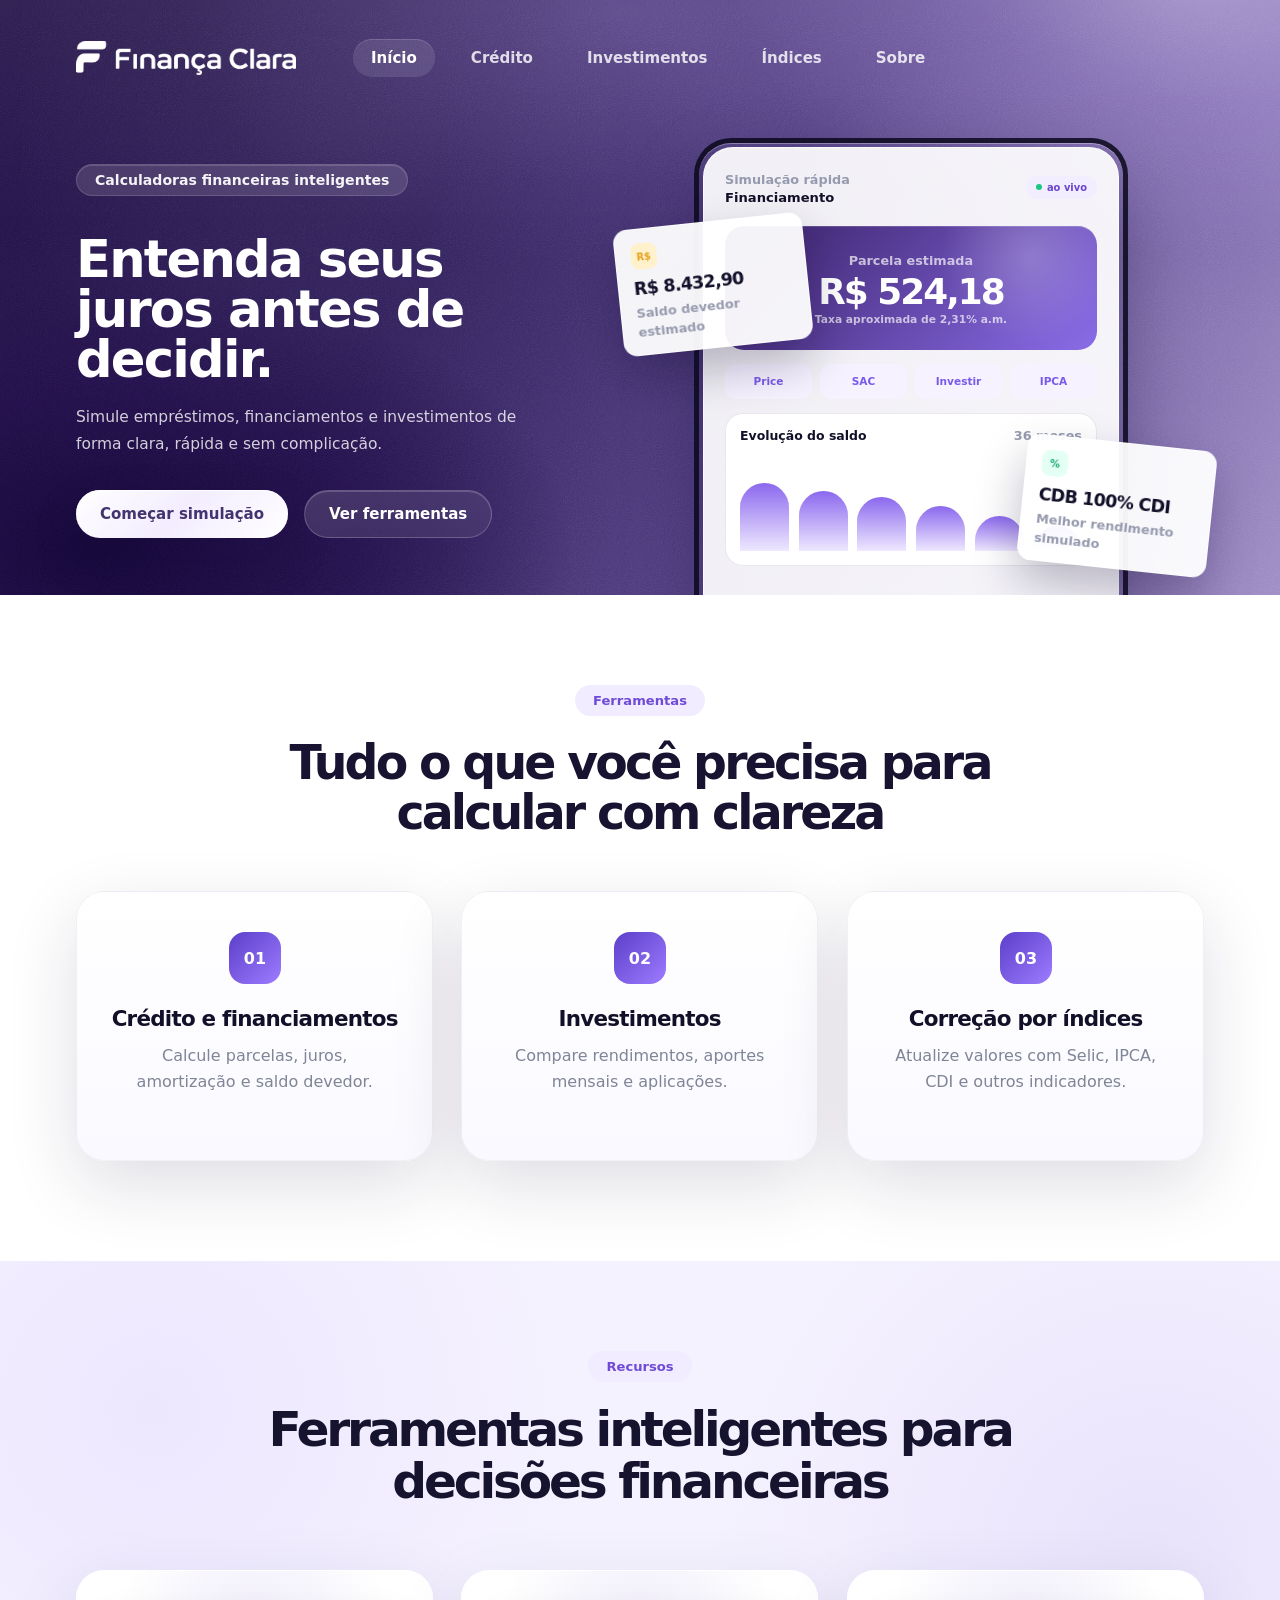
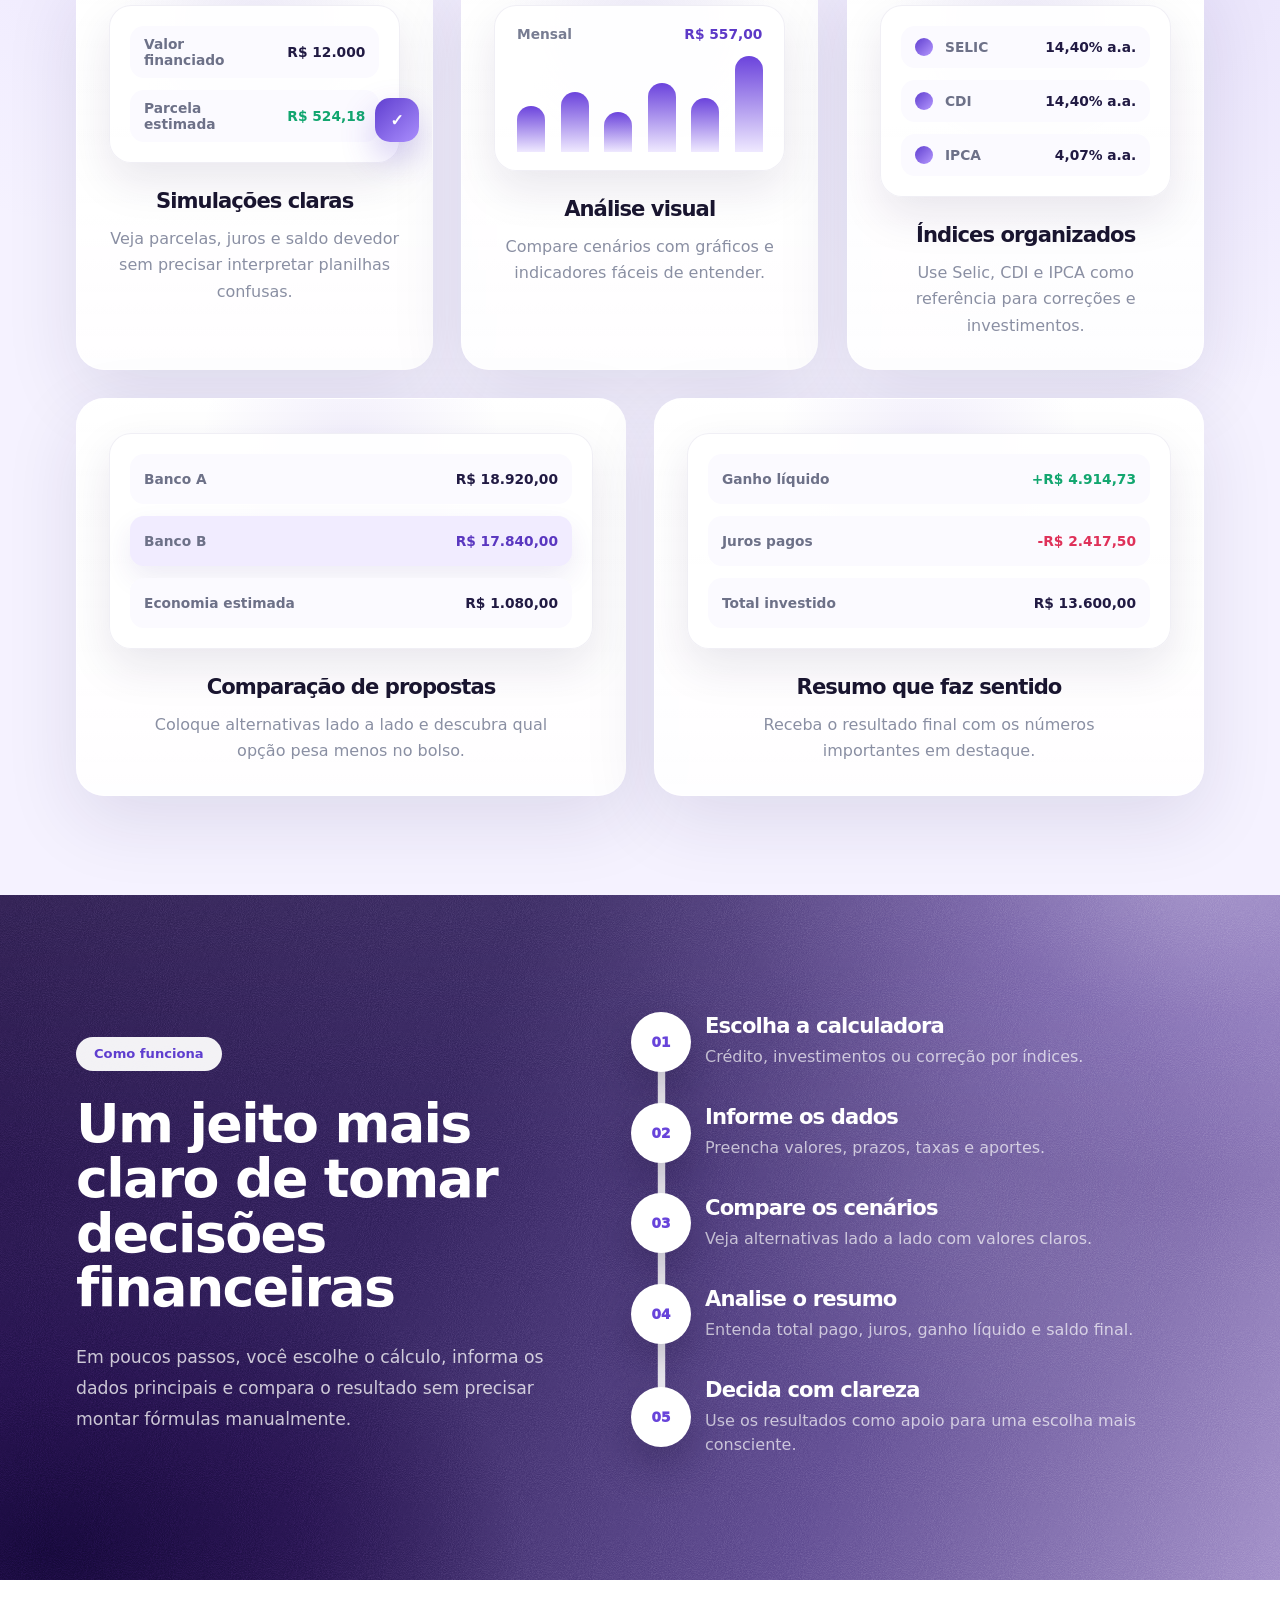
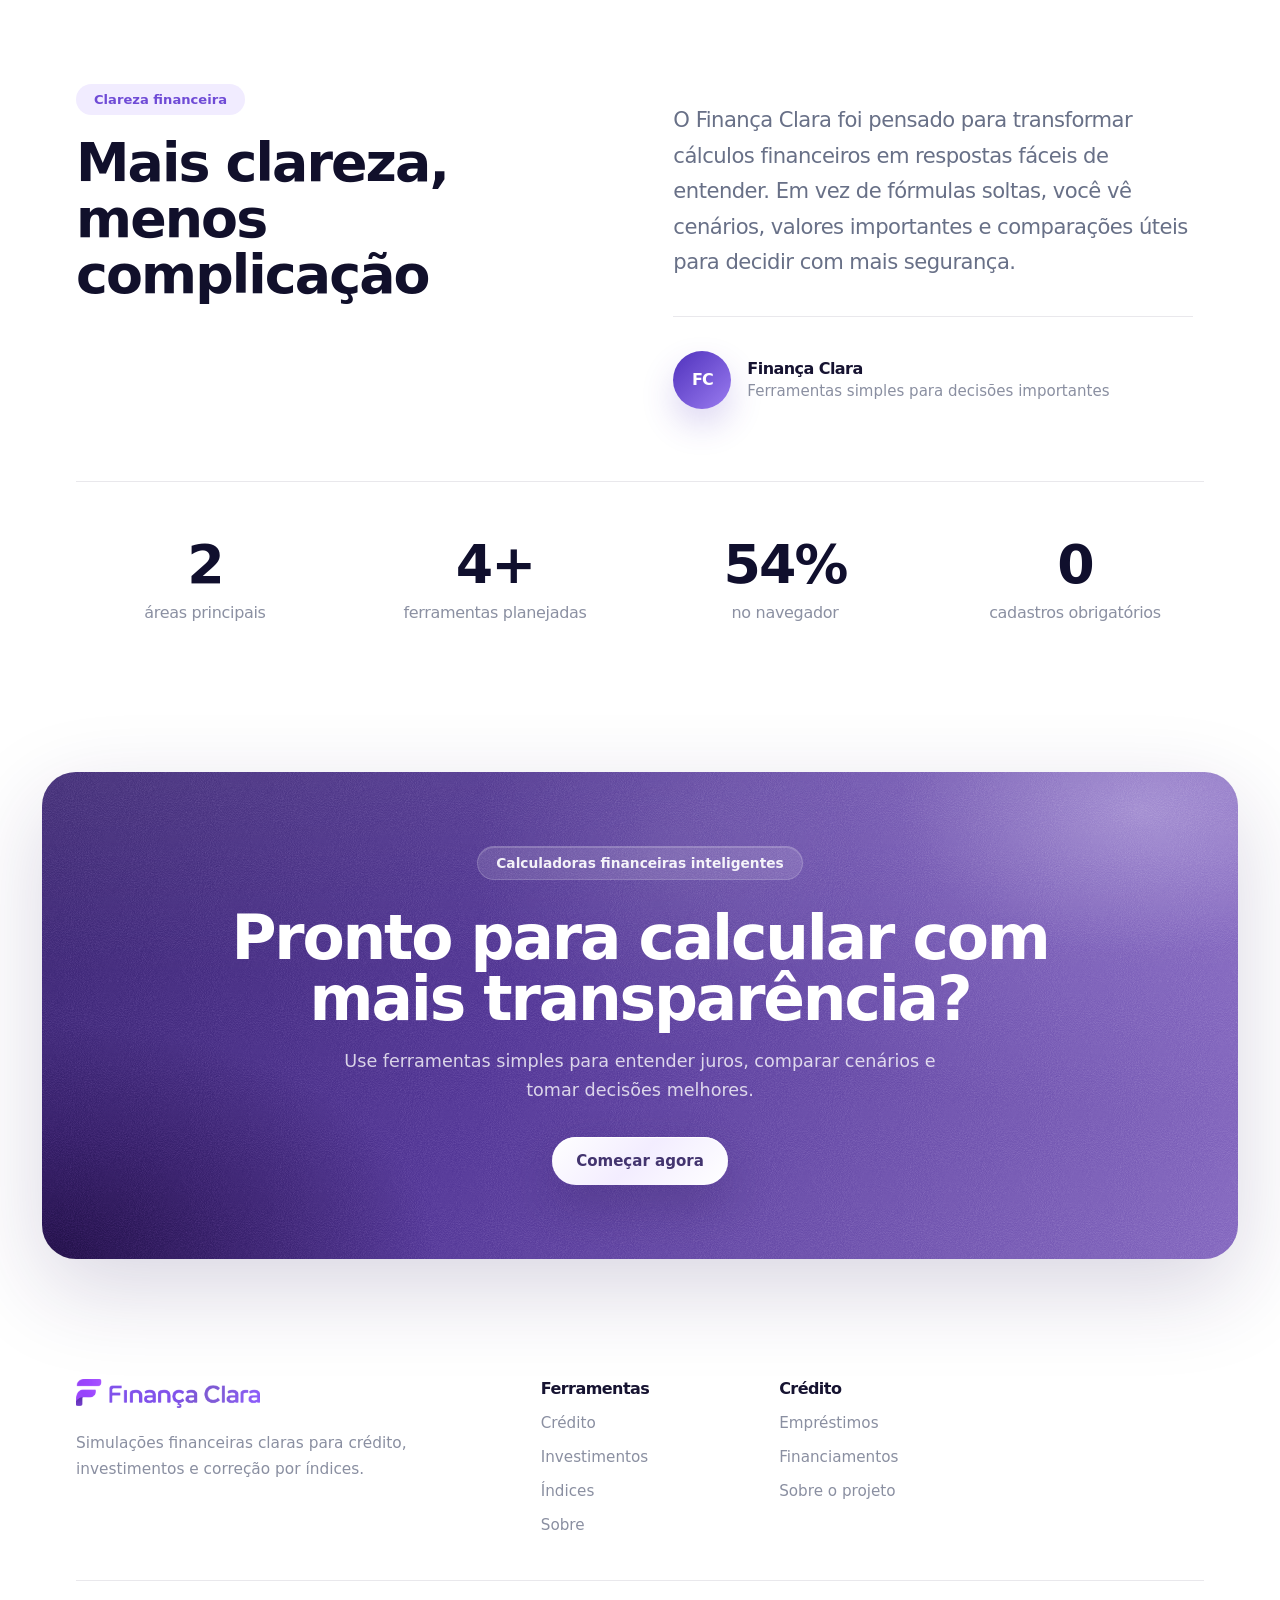
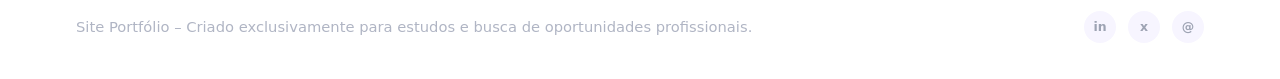
<file: index.html>
<!DOCTYPE html>
<html lang="pt-BR">
<head>
  <meta charset="UTF-8" />
  <meta name="viewport" content="width=device-width, initial-scale=1.0" />
  <title>Finança Clara | Calculadoras financeiras</title>
  <meta name="description" content="Simule empréstimos, financiamentos, saldo devedor e investimentos de forma clara." />
  <link rel="stylesheet" href="assets/css/style.css" />
</head>
<body>
  <main class="site-shell">
    <section class="hero-section" id="inicio" aria-label="Início">
      <header class="site-header">
        <a class="brand brand-logo-link" href="./" aria-label="Finança Clara">
          <img class="site-logo site-logo-header" src="assets/img/branco.webp" alt="Finança Clara" />
        </a>

        <nav class="main-nav" aria-label="Menu principal">
          <a class="active" href="./">Início</a>
          <a href="credito/">Crédito</a>
          <a href="investimentos/">Investimentos</a>
          <a href="indices/">Índices</a>
          <a href="sobre/">Sobre</a>
        </nav>
</header>

      <div class="hero-content">
        <div class="hero-copy">
          <span class="hero-badge">Calculadoras financeiras inteligentes</span>
          <h1>Entenda seus juros antes de decidir.</h1>
          <p>
            Simule empréstimos, financiamentos e investimentos de forma clara,
            rápida e sem complicação.
          </p>

          <div class="hero-actions">
            <a class="btn btn-primary" href="credito/">Começar simulação</a>
            <a class="btn btn-secondary" href="#ferramentas">Ver ferramentas</a>
          </div>
        </div>

        <div class="hero-visual" aria-label="Prévia visual de uma simulação financeira">
          <div class="floating-card floating-card-left">
            <span class="mini-icon">R$</span>
            <strong>R$ 8.432,90</strong>
            <small>Saldo devedor estimado</small>
          </div>

          <div class="dashboard-card">
            <div class="dashboard-topbar">
              <div>
                <small>Simulação rápida</small>
                <strong>Financiamento</strong>
              </div>
              <span class="status-dot">ao vivo</span>
            </div>

            <div class="balance-panel">
              <small>Parcela estimada</small>
              <strong>R$ 524,18</strong>
              <span>Taxa aproximada de 2,31% a.m.</span>
            </div>

            <div class="shortcut-row">
              <span>Price</span>
              <span>SAC</span>
              <span>Investir</span>
              <span>IPCA</span>
            </div>

            <div class="chart-card">
              <div class="chart-header">
                <strong>Evolução do saldo</strong>
                <small>36 meses</small>
              </div>
              <div class="bars" aria-hidden="true">
                <i></i>
                <i></i>
                <i></i>
                <i></i>
                <i></i>
                <i></i>
              </div>
            </div>
          </div>

          <div class="floating-card floating-card-right">
            <span class="mini-icon mini-icon-green">%</span>
            <strong>CDB 100% CDI</strong>
            <small>Melhor rendimento simulado</small>
          </div>
        </div>
      </div>
    </section>

    <section class="tools-preview" id="ferramentas" aria-label="Ferramentas principais">
      <div class="section-eyebrow">Ferramentas</div>
      <h2>Tudo o que você precisa para calcular com clareza</h2>
      <div class="tool-grid">
        <a class="tool-card tool-card-link" id="credito" href="credito/">
          <div class="tool-icon">01</div>
          <h3>Crédito e financiamentos</h3>
          <p>Calcule parcelas, juros, amortização e saldo devedor.</p>
        </a>
        <a class="tool-card tool-card-link" id="investimentos" href="investimentos/">
          <div class="tool-icon">02</div>
          <h3>Investimentos</h3>
          <p>Compare rendimentos, aportes mensais e aplicações.</p>
        </a>
        <a class="tool-card tool-card-link" id="indices" href="indices/">
          <div class="tool-icon">03</div>
          <h3>Correção por índices</h3>
          <p>Atualize valores com Selic, IPCA, CDI e outros indicadores.</p>
        </a>
      </div>
    </section>


    <section class="features-section" id="recursos" aria-label="Recursos inteligentes">
      <div class="section-eyebrow">Recursos</div>
      <h2>Ferramentas inteligentes para decisões financeiras</h2>

      <div class="feature-grid">
        <article class="feature-card feature-card-small">
          <div class="feature-visual mini-summary-card" aria-hidden="true">
            <div class="summary-line"><span>Valor financiado</span><strong>R$ 12.000</strong></div>
            <div class="summary-line positive"><span>Parcela estimada</span><strong>R$ 524,18</strong></div>
            <div class="security-mark">✓</div>
          </div>
          <h3>Simulações claras</h3>
          <p>Veja parcelas, juros e saldo devedor sem precisar interpretar planilhas confusas.</p>
        </article>

        <article class="feature-card feature-card-small feature-card-center">
          <div class="feature-visual analytics-card" aria-hidden="true">
            <div class="analytics-top"><span>Mensal</span><strong>R$ 557,00</strong></div>
            <div class="analytics-bars">
              <i></i><i></i><i></i><i></i><i></i><i></i>
            </div>
          </div>
          <h3>Análise visual</h3>
          <p>Compare cenários com gráficos e indicadores fáceis de entender.</p>
        </article>

        <article class="feature-card feature-card-small">
          <div class="feature-visual index-card" aria-hidden="true">
            <div class="index-row"><span>SELIC</span><strong>14,40% a.a.</strong></div>
            <div class="index-row"><span>CDI</span><strong>14,40% a.a.</strong></div>
            <div class="index-row"><span>IPCA</span><strong>4,07% a.a.</strong></div>
          </div>
          <h3>Índices organizados</h3>
          <p>Use Selic, CDI e IPCA como referência para correções e investimentos.</p>
        </article>

        <article class="feature-card feature-card-wide">
          <div class="feature-visual comparison-card" aria-hidden="true">
            <div class="comparison-row muted-row"><span>Banco A</span><strong>R$ 18.920,00</strong></div>
            <div class="comparison-row active-row"><span>Banco B</span><strong>R$ 17.840,00</strong></div>
            <div class="comparison-row"><span>Economia estimada</span><strong>R$ 1.080,00</strong></div>
          </div>
          <h3>Comparação de propostas</h3>
          <p>Coloque alternativas lado a lado e descubra qual opção pesa menos no bolso.</p>
        </article>

        <article class="feature-card feature-card-wide">
          <div class="feature-visual alerts-card" aria-hidden="true">
            <div class="alert-row income"><span>Ganho líquido</span><strong>+R$ 4.914,73</strong></div>
            <div class="alert-row cost"><span>Juros pagos</span><strong>-R$ 2.417,50</strong></div>
            <div class="alert-row neutral"><span>Total investido</span><strong>R$ 13.600,00</strong></div>
          </div>
          <h3>Resumo que faz sentido</h3>
          <p>Receba o resultado final com os números importantes em destaque.</p>
        </article>
      </div>
    </section>

    <section class="workflow-section" aria-label="Como funciona">
      <div class="workflow-inner">
        <div class="workflow-copy">
          <span class="workflow-badge">Como funciona</span>
          <h2>Um jeito mais claro de tomar decisões financeiras</h2>
          <p>
            Em poucos passos, você escolhe o cálculo, informa os dados principais
            e compara o resultado sem precisar montar fórmulas manualmente.
          </p>
        </div>

        <div class="workflow-steps">
          <article class="workflow-step"><span class="step-icon">01</span><div><h3>Escolha a calculadora</h3><p>Crédito, investimentos ou correção por índices.</p></div></article>
          <article class="workflow-step"><span class="step-icon">02</span><div><h3>Informe os dados</h3><p>Preencha valores, prazos, taxas e aportes.</p></div></article>
          <article class="workflow-step"><span class="step-icon">03</span><div><h3>Compare os cenários</h3><p>Veja alternativas lado a lado com valores claros.</p></div></article>
          <article class="workflow-step"><span class="step-icon">04</span><div><h3>Analise o resumo</h3><p>Entenda total pago, juros, ganho líquido e saldo final.</p></div></article>
          <article class="workflow-step"><span class="step-icon">05</span><div><h3>Decida com clareza</h3><p>Use os resultados como apoio para uma escolha mais consciente.</p></div></article>
        </div>
      </div>
    </section>

    <section class="clarity-section" id="sobre" aria-label="Resumo e diferenciais do Finança Clara">
      <div class="clarity-intro">
        <div class="clarity-heading">
          <span class="section-eyebrow">Clareza financeira</span>
          <h2>Mais clareza, menos complicação</h2>
        </div>

        <div class="clarity-copy">
          <p>
            O Finança Clara foi pensado para transformar cálculos financeiros em respostas fáceis
            de entender. Em vez de fórmulas soltas, você vê cenários, valores importantes e
            comparações úteis para decidir com mais segurança.
          </p>
          <div class="clarity-author">
            <span class="author-avatar" aria-hidden="true">FC</span>
            <div>
              <strong>Finança Clara</strong>
              <small>Ferramentas simples para decisões importantes</small>
            </div>
          </div>
        </div>
      </div>

      <div class="clarity-stats" aria-label="Resumo das áreas do site">
        <article>
          <strong>3</strong>
          <span>áreas principais</span>
        </article>
        <article>
          <strong>6+</strong>
          <span>ferramentas planejadas</span>
        </article>
        <article>
          <strong>100%</strong>
          <span>no navegador</span>
        </article>
        <article>
          <strong>0</strong>
          <span>cadastros obrigatórios</span>
        </article>
      </div>
    </section>

    <section class="final-cta-section" aria-label="Começar simulação">
      <div class="final-cta-card">
        <span class="final-cta-badge">Calculadoras financeiras inteligentes</span>
        <h2>Pronto para calcular com mais transparência?</h2>
        <p>Use ferramentas simples para entender juros, comparar cenários e tomar decisões melhores.</p>
        <a class="btn btn-primary" href="credito/">Começar agora</a>
      </div>
    </section>

    <footer class="site-footer" aria-label="Rodapé">
      <div class="footer-grid">
        <div class="footer-brand">
          <a class="footer-logo footer-logo-image" href="./" aria-label="Finança Clara">
            <img class="site-logo footer-logo-img" src="assets/img/roxo.webp" alt="Finança Clara" />
          </a>
          <p>Simulações financeiras claras para crédito, investimentos e correção por índices.</p>
        </div>

        <nav class="footer-column" aria-label="Ferramentas">
          <strong>Ferramentas</strong>
          <a href="credito/">Crédito</a>
          <a href="investimentos/">Investimentos</a>
          <a href="indices/">Índices</a>
          <a href="sobre/">Sobre</a>
        </nav>

        <nav class="footer-column" aria-label="Crédito">
          <strong>Crédito</strong>
          <a href="credito/">Empréstimos</a>
          <a href="credito/">Financiamentos</a>
          <a href="sobre/">Sobre o projeto</a>
        </nav>


      </div>

      <div class="footer-bottom">
        <span>Site Portfólio – Criado exclusivamente para estudos e busca de oportunidades profissionais.</span>
        <div class="footer-social" aria-label="Links sociais ilustrativos">
          <span aria-hidden="true">in</span>
          <span aria-hidden="true">x</span>
          <span aria-hidden="true">@</span>
        </div>
      </div>
    </footer>

  </main>

  <script src="assets/js/app.js"></script>
</body>
</html>
</file>
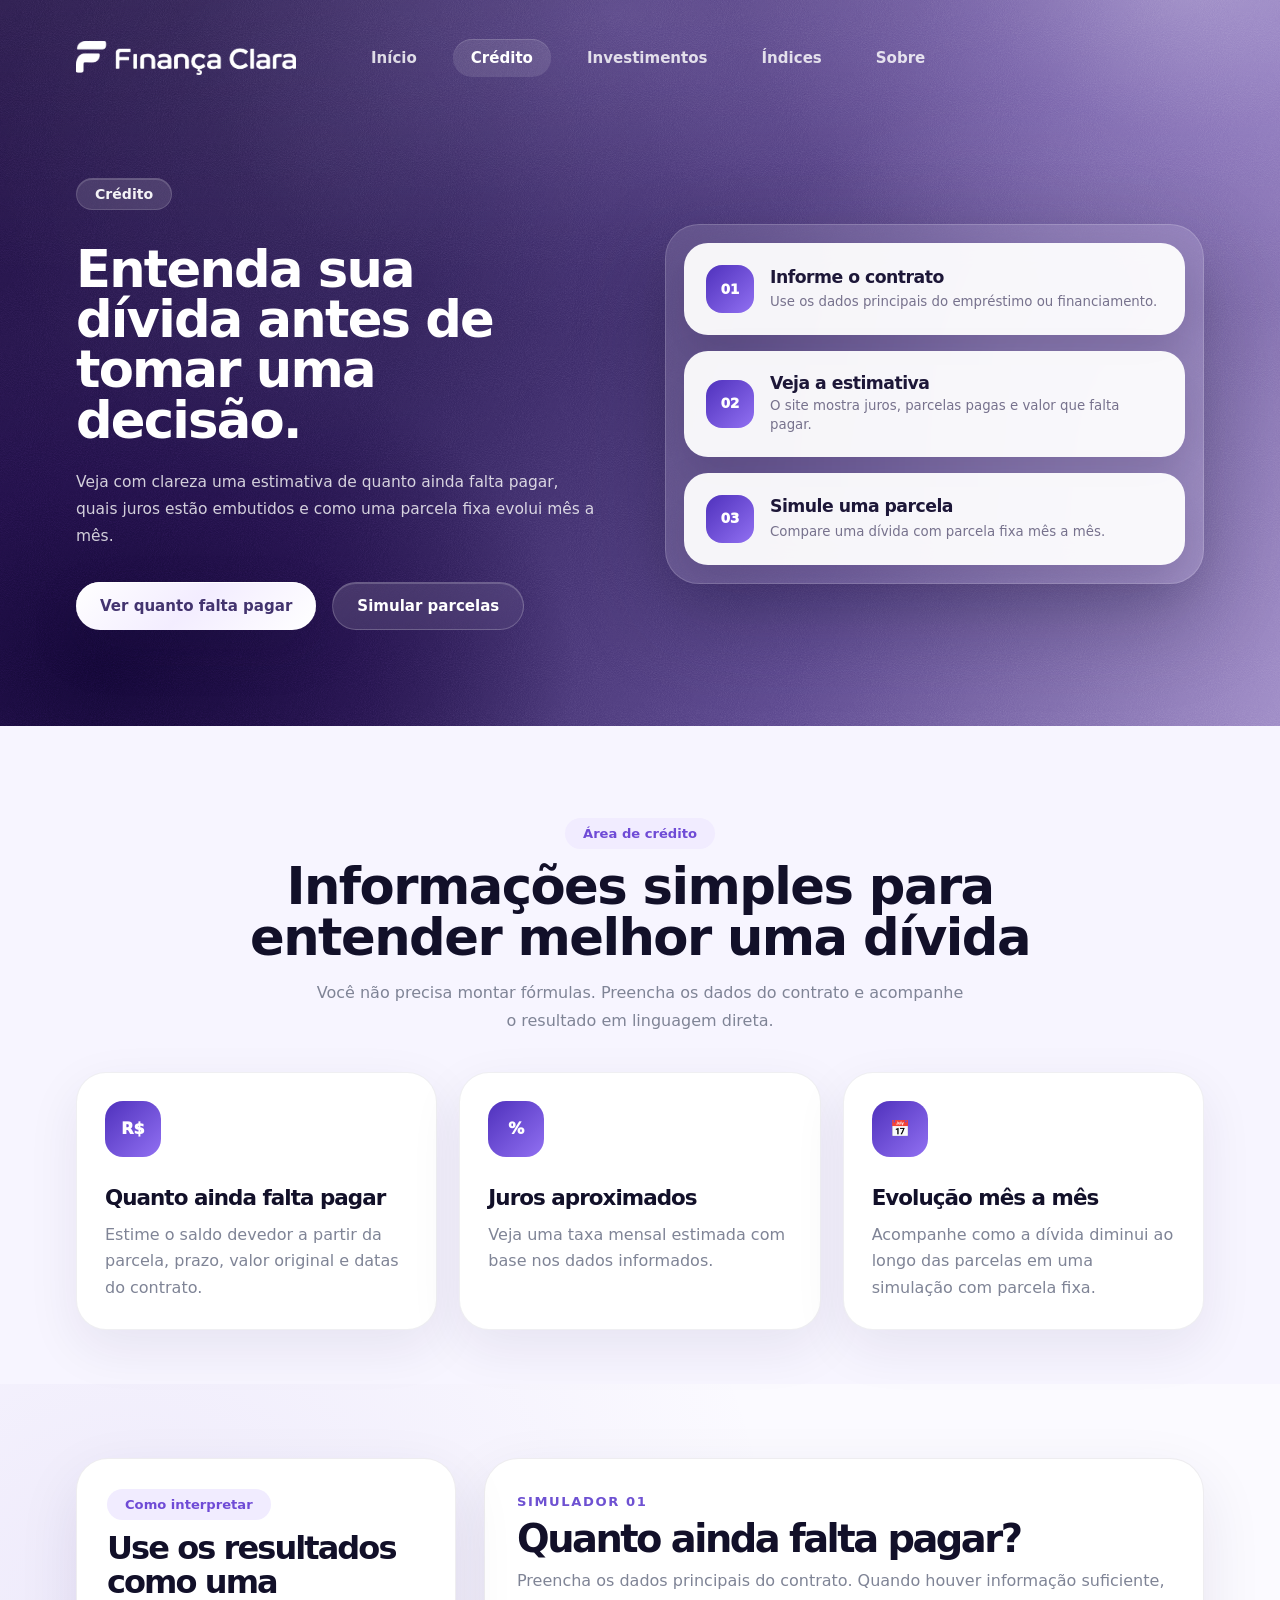
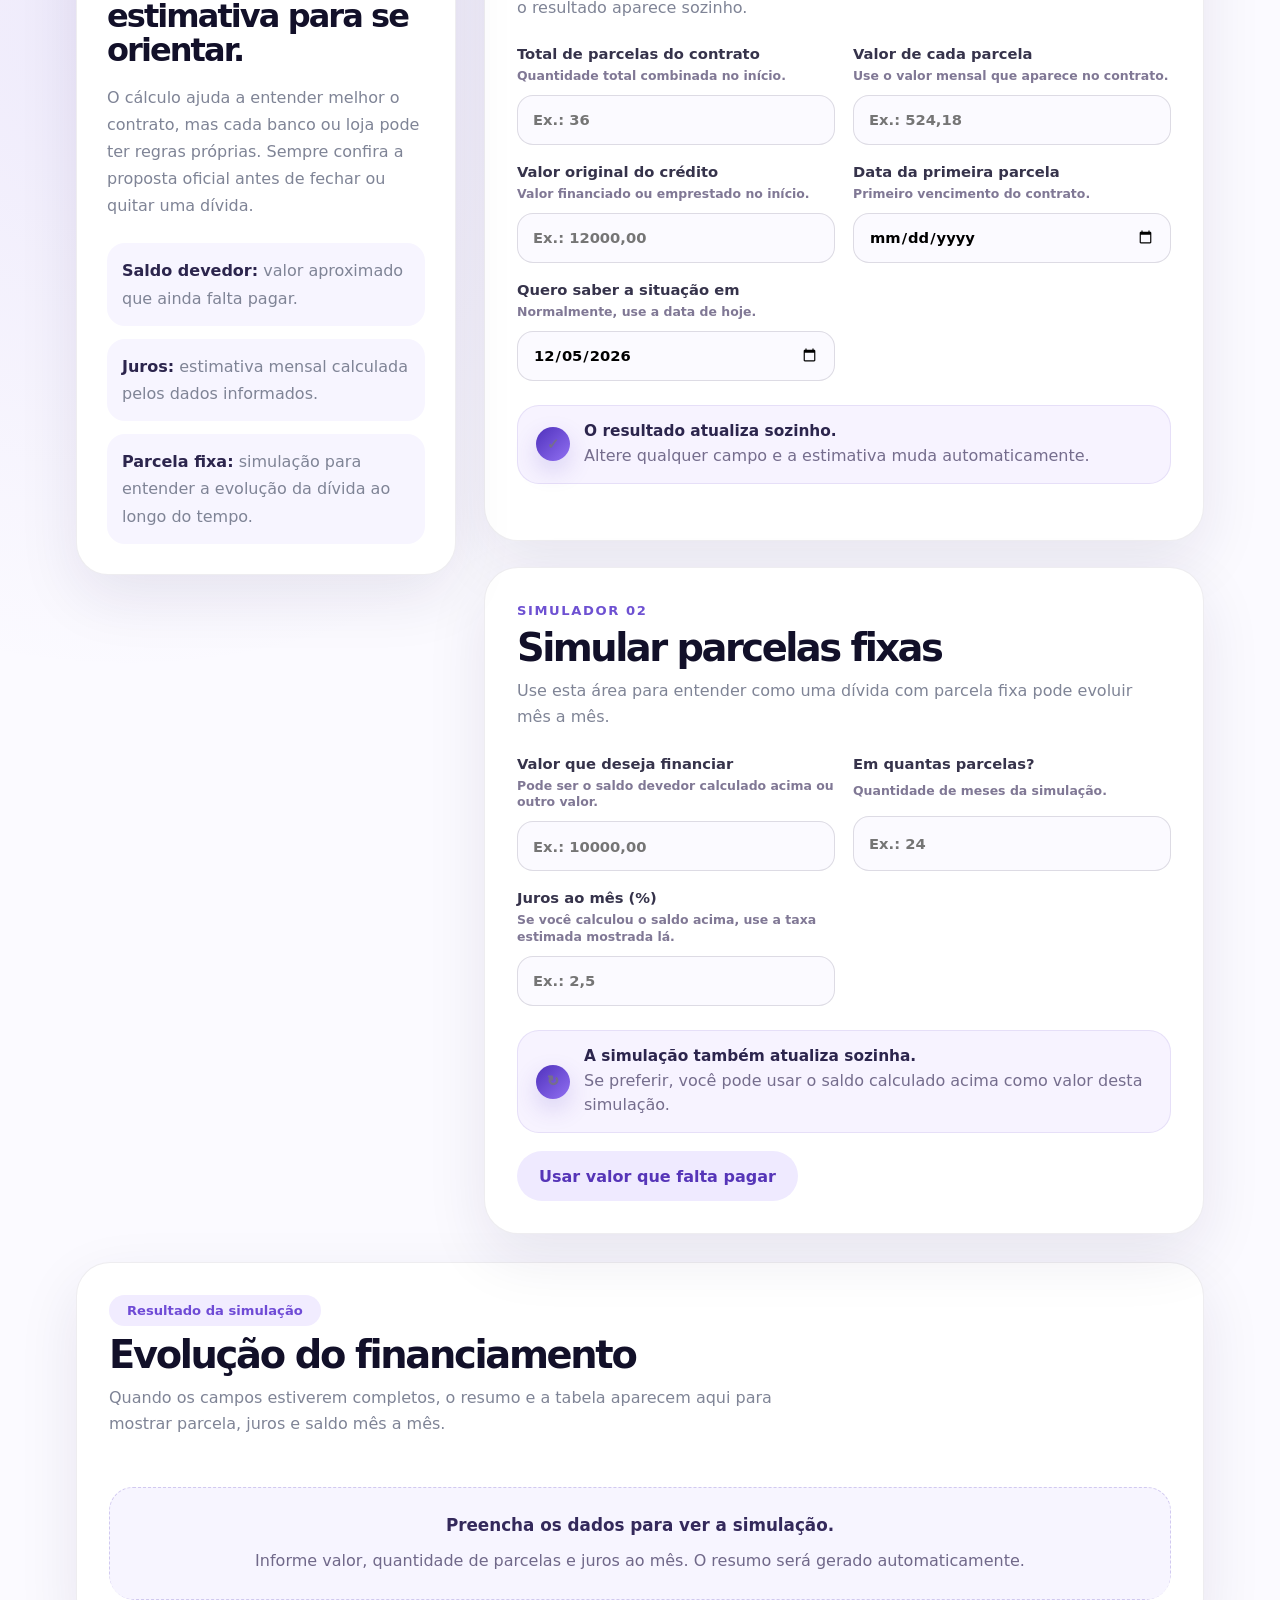
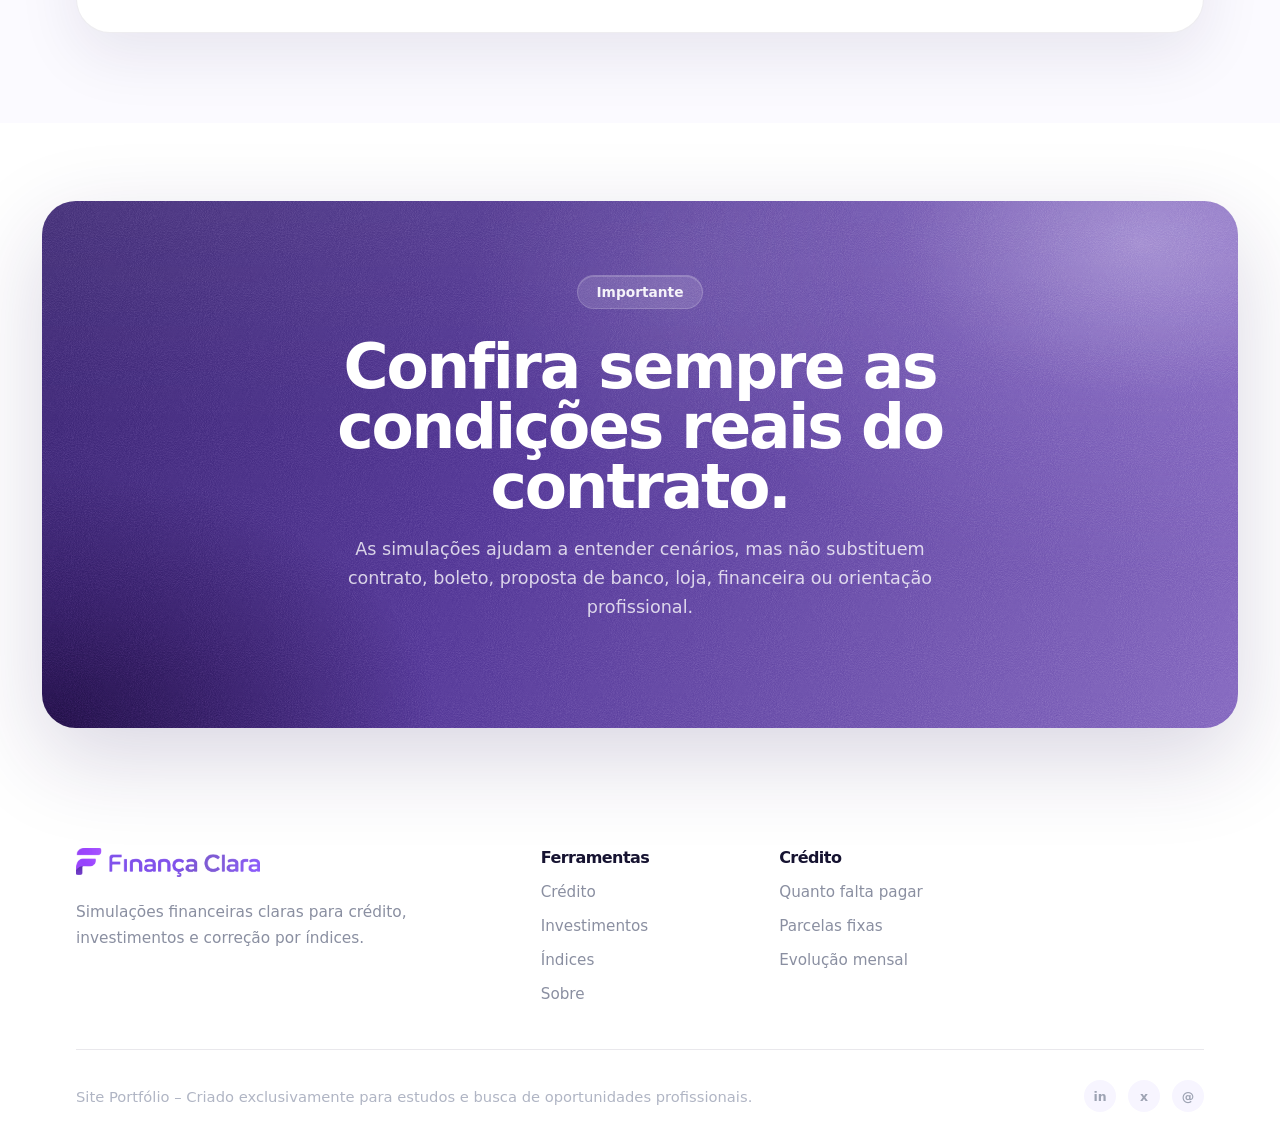
<file: credito/index.html>
<!DOCTYPE html>
<html lang="pt-BR">
<head>
  <meta charset="UTF-8" />
  <meta name="viewport" content="width=device-width, initial-scale=1.0" />
  <title>Crédito | Finança Clara</title>
  <meta name="description" content="Entenda parcelas, juros e quanto ainda falta pagar em empréstimos e financiamentos de forma simples." />
  <link rel="stylesheet" href="../assets/css/style.css" />
</head>
<body>
  <main class="site-shell credit-page">
    <section class="credit-hero-section" aria-label="Crédito e financiamentos">
      <header class="site-header">
        <a class="brand brand-logo-link" href="../" aria-label="Finança Clara">
          <img class="site-logo site-logo-header" src="../assets/img/branco.webp" alt="Finança Clara" />
        </a>

        <nav class="main-nav" aria-label="Menu principal">
          <a href="../">Início</a>
          <a class="active" href="../credito/">Crédito</a>
          <a href="../investimentos/">Investimentos</a>
          <a href="../indices/">Índices</a>
          <a href="../sobre/">Sobre</a>
        </nav>
</header>

      <div class="credit-hero-content">
        <div class="credit-hero-copy">
          <span class="hero-badge">Crédito</span>
          <h1>Entenda sua dívida antes de tomar uma decisão.</h1>
          <p>
            Veja com clareza uma estimativa de quanto ainda falta pagar, quais juros estão embutidos e como uma parcela fixa evolui mês a mês.
          </p>
          <div class="hero-actions">
            <a class="btn btn-primary" href="#simulador-saldo">Ver quanto falta pagar</a>
            <a class="btn btn-secondary" href="#simulador-price">Simular parcelas</a>
          </div>
        </div>

        <div class="credit-hero-panel" aria-label="Resumo da página de crédito">
          <article>
            <span>01</span>
            <strong>Informe o contrato</strong>
            <small>Use os dados principais do empréstimo ou financiamento.</small>
          </article>
          <article>
            <span>02</span>
            <strong>Veja a estimativa</strong>
            <small>O site mostra juros, parcelas pagas e valor que falta pagar.</small>
          </article>
          <article>
            <span>03</span>
            <strong>Simule uma parcela</strong>
            <small>Compare uma dívida com parcela fixa mês a mês.</small>
          </article>
        </div>
      </div>
    </section>

    <section class="credit-overview-section" aria-label="Visão geral das ferramentas">
      <div class="credit-section-heading">
        <span class="section-eyebrow">Área de crédito</span>
        <h2>Informações simples para entender melhor uma dívida</h2>
        <p>Você não precisa montar fórmulas. Preencha os dados do contrato e acompanhe o resultado em linguagem direta.</p>
      </div>

      <div class="credit-overview-grid">
        <article class="credit-overview-card">
          <div class="credit-card-icon">R$</div>
          <h3>Quanto ainda falta pagar</h3>
          <p>Estime o saldo devedor a partir da parcela, prazo, valor original e datas do contrato.</p>
        </article>
        <article class="credit-overview-card">
          <div class="credit-card-icon">%</div>
          <h3>Juros aproximados</h3>
          <p>Veja uma taxa mensal estimada com base nos dados informados.</p>
        </article>
        <article class="credit-overview-card">
          <div class="credit-card-icon">📅</div>
          <h3>Evolução mês a mês</h3>
          <p>Acompanhe como a dívida diminui ao longo das parcelas em uma simulação com parcela fixa.</p>
        </article>
      </div>
    </section>

    <section class="credit-workspace-section" aria-label="Simuladores de crédito">
      <div class="credit-workspace">
        <aside class="credit-helper-card">
          <span class="section-eyebrow">Como interpretar</span>
          <h2>Use os resultados como uma estimativa para se orientar.</h2>
          <p>
            O cálculo ajuda a entender melhor o contrato, mas cada banco ou loja pode ter regras próprias.
            Sempre confira a proposta oficial antes de fechar ou quitar uma dívida.
          </p>
          <ul>
            <li><strong>Saldo devedor:</strong> valor aproximado que ainda falta pagar.</li>
            <li><strong>Juros:</strong> estimativa mensal calculada pelos dados informados.</li>
            <li><strong>Parcela fixa:</strong> simulação para entender a evolução da dívida ao longo do tempo.</li>
          </ul>
        </aside>

        <div class="credit-forms-stack">
          <section class="credit-form-card" id="simulador-saldo" aria-label="Calculadora de saldo devedor">
            <div class="credit-form-header">
              <span>Simulador 01</span>
              <h2>Quanto ainda falta pagar?</h2>
              <p>Preencha os dados principais do contrato. Quando houver informação suficiente, o resultado aparece sozinho.</p>
            </div>

            <div class="form-grid two-columns">
              <label>
                <span>Total de parcelas do contrato</span>
                <small class="field-hint">Quantidade total combinada no início.</small>
                <input type="number" id="numParcelas" min="1" step="1" inputmode="numeric" placeholder="Ex.: 36" required />
              </label>
              <label>
                <span>Valor de cada parcela</span>
                <small class="field-hint">Use o valor mensal que aparece no contrato.</small>
                <input type="number" id="valorParcela" min="0" step="0.01" inputmode="decimal" placeholder="Ex.: 524,18" required />
              </label>
              <label>
                <span>Valor original do crédito</span>
                <small class="field-hint">Valor financiado ou emprestado no início.</small>
                <input type="number" id="valorTotal" min="0" step="0.01" inputmode="decimal" placeholder="Ex.: 12000,00" required />
              </label>
              <label>
                <span>Data da primeira parcela</span>
                <small class="field-hint">Primeiro vencimento do contrato.</small>
                <input type="date" id="dataEmprestimo" required />
              </label>
              <label>
                <span>Quero saber a situação em</span>
                <small class="field-hint">Normalmente, use a data de hoje.</small>
                <input type="date" id="dataConsulta" required />
              </label>
            </div>

            <div class="credit-simple-guidance">
              <span class="credit-simple-icon" aria-hidden="true">✓</span>
              <div>
                <strong>O resultado atualiza sozinho.</strong>
                <span>Altere qualquer campo e a estimativa muda automaticamente.</span>
              </div>
            </div>

            <div class="credit-result-grid" aria-label="Resultados do saldo devedor">
              <p id="resultado1" class="credit-result-card"></p>
              <p id="resultado2" class="credit-result-card"></p>
              <p id="resultado3" class="credit-result-card featured"></p>
            </div>
          </section>

          <section class="credit-form-card" id="simulador-price" aria-label="Simulador de financiamento com parcela fixa">
            <div class="credit-form-header">
              <span>Simulador 02</span>
              <h2>Simular parcelas fixas</h2>
              <p>Use esta área para entender como uma dívida com parcela fixa pode evoluir mês a mês.</p>
            </div>

            <div class="form-grid two-columns">
              <label>
                <span>Valor que deseja financiar</span>
                <small class="field-hint">Pode ser o saldo devedor calculado acima ou outro valor.</small>
                <input type="number" id="loanAmount" min="0" step="0.01" inputmode="decimal" placeholder="Ex.: 10000,00" />
              </label>
              <label>
                <span>Em quantas parcelas?</span>
                <small class="field-hint">Quantidade de meses da simulação.</small>
                <input type="number" id="numberOfInstallments" min="1" step="1" inputmode="numeric" placeholder="Ex.: 24" />
              </label>
              <label>
                <span>Juros ao mês (%)</span>
                <small class="field-hint">Se você calculou o saldo acima, use a taxa estimada mostrada lá.</small>
                <input type="number" id="interestRate" min="0" step="0.01" inputmode="decimal" placeholder="Ex.: 2,5" />
              </label>
            </div>

            <div class="credit-simple-guidance">
              <span class="credit-simple-icon" aria-hidden="true">↻</span>
              <div>
                <strong>A simulação também atualiza sozinha.</strong>
                <span>Se preferir, você pode usar o saldo calculado acima como valor desta simulação.</span>
              </div>
            </div>

            <div class="credit-actions-row credit-actions-row-simplified">
              <button type="button" class="credit-secondary-action" onclick="preencherSaldoDevedor()">Usar valor que falta pagar</button>
            </div>
          </section>
        </div>
      </div>

      <div class="credit-table-wrap" id="resultado-financiamento">
        <div class="credit-table-heading">
          <span class="section-eyebrow">Resultado da simulação</span>
          <h2>Evolução do financiamento</h2>
          <p>Quando os campos estiverem completos, o resumo e a tabela aparecem aqui para mostrar parcela, juros e saldo mês a mês.</p>
        </div>
        <div id="result" class="resultado credit-table-result"></div>
      </div>
    </section>

    <section class="final-cta-section investment-next-section" aria-label="Aviso sobre estimativas de crédito">
      <div class="final-cta-card">
        <span class="final-cta-badge">Importante</span>
        <h2>Confira sempre as condições reais do contrato.</h2>
        <p>
          As simulações ajudam a entender cenários, mas não substituem contrato, boleto, proposta de banco, loja, financeira ou orientação profissional.
        </p>
      </div>
    </section>

    <footer class="site-footer" aria-label="Rodapé">
      <div class="footer-grid">
        <div class="footer-brand">
          <a class="footer-logo footer-logo-image" href="../" aria-label="Finança Clara">
            <img class="site-logo footer-logo-img" src="../assets/img/roxo.webp" alt="Finança Clara" />
          </a>
          <p>Simulações financeiras claras para crédito, investimentos e correção por índices.</p>
        </div>

        <nav class="footer-column" aria-label="Ferramentas">
          <strong>Ferramentas</strong>
          <a href="../credito/">Crédito</a>
          <a href="../investimentos/">Investimentos</a>
          <a href="../indices/">Índices</a>
          <a href="../sobre/">Sobre</a>
        </nav>

        <nav class="footer-column" aria-label="Crédito">
          <strong>Crédito</strong>
          <a href="#simulador-saldo">Quanto falta pagar</a>
          <a href="#simulador-price">Parcelas fixas</a>
          <a href="#resultado-financiamento">Evolução mensal</a>
        </nav>
      </div>

      <div class="footer-bottom">
        <span>Site Portfólio – Criado exclusivamente para estudos e busca de oportunidades profissionais.</span>
        <div class="footer-social" aria-label="Links sociais ilustrativos">
          <span aria-hidden="true">in</span>
          <span aria-hidden="true">x</span>
          <span aria-hidden="true">@</span>
        </div>
      </div>
    </footer>
  </main>

  <script src="../assets/js/app.js"></script>
</body>
</html>
</file>
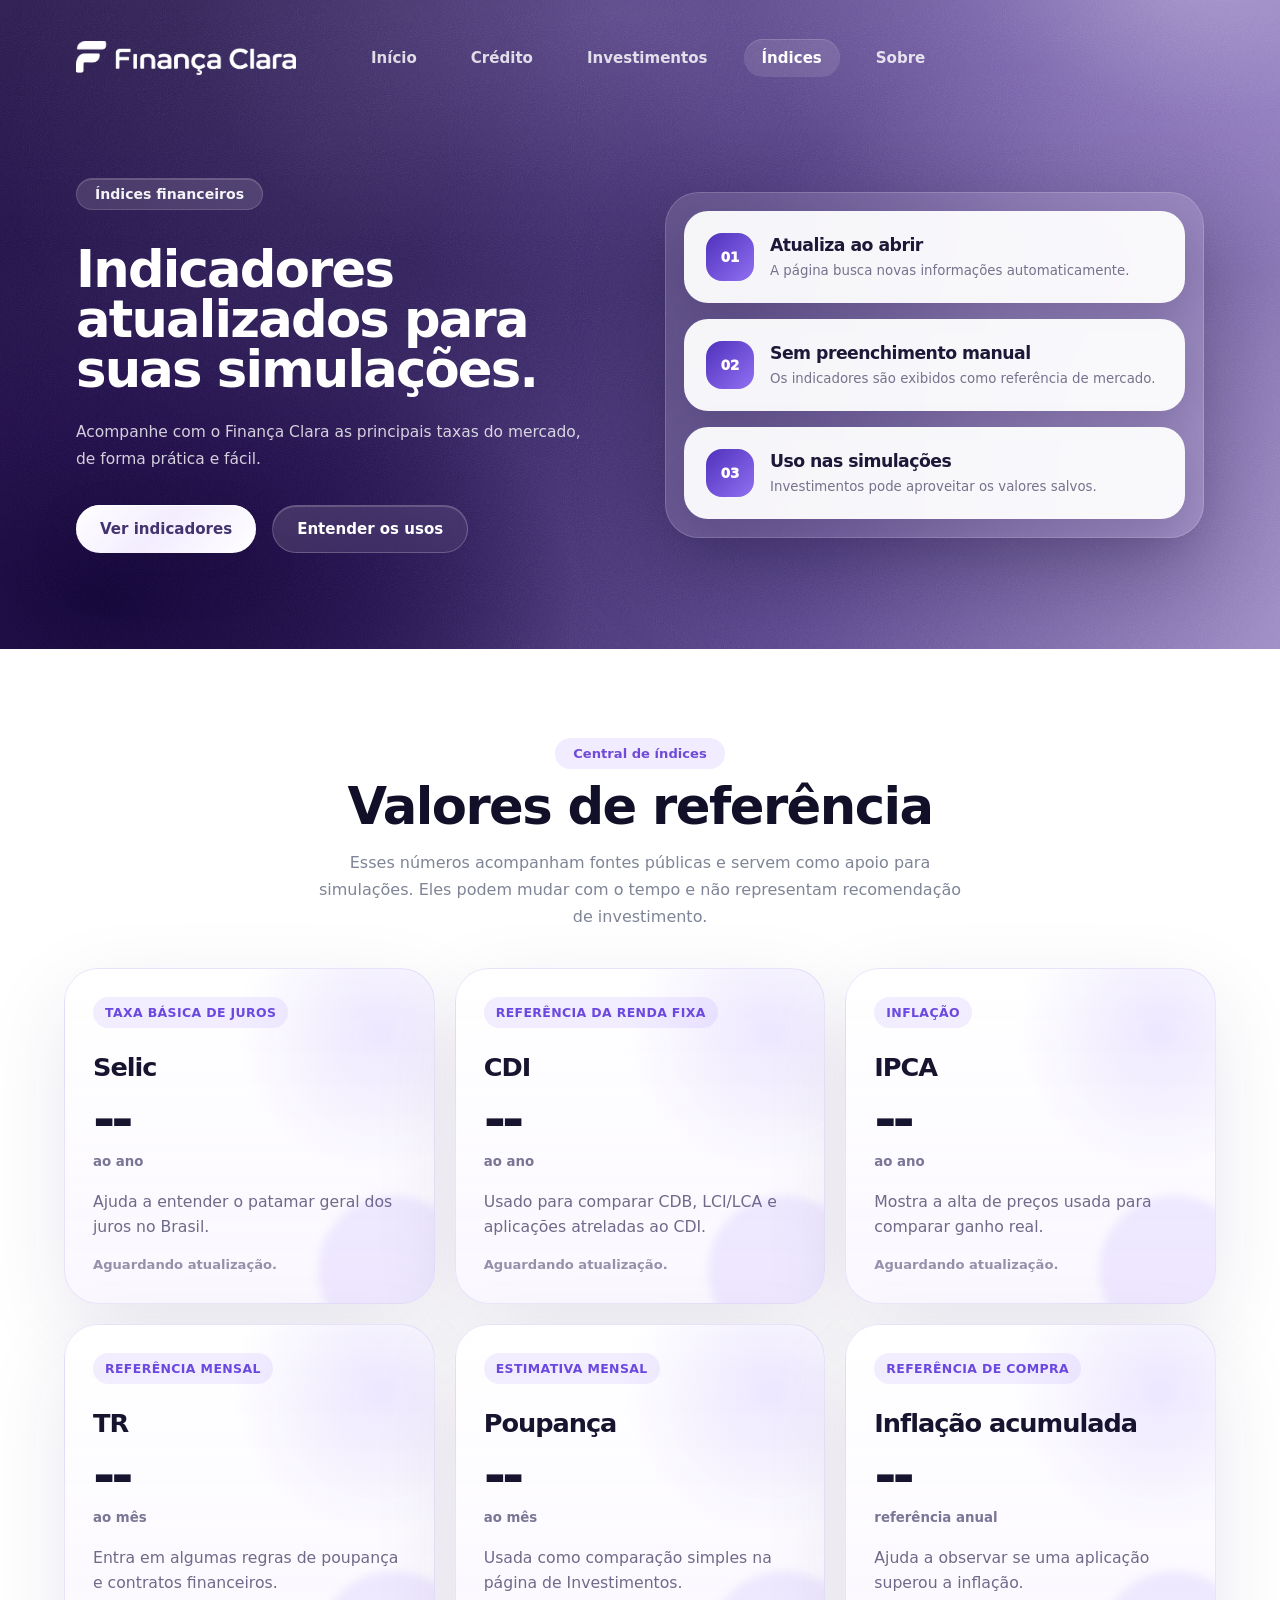
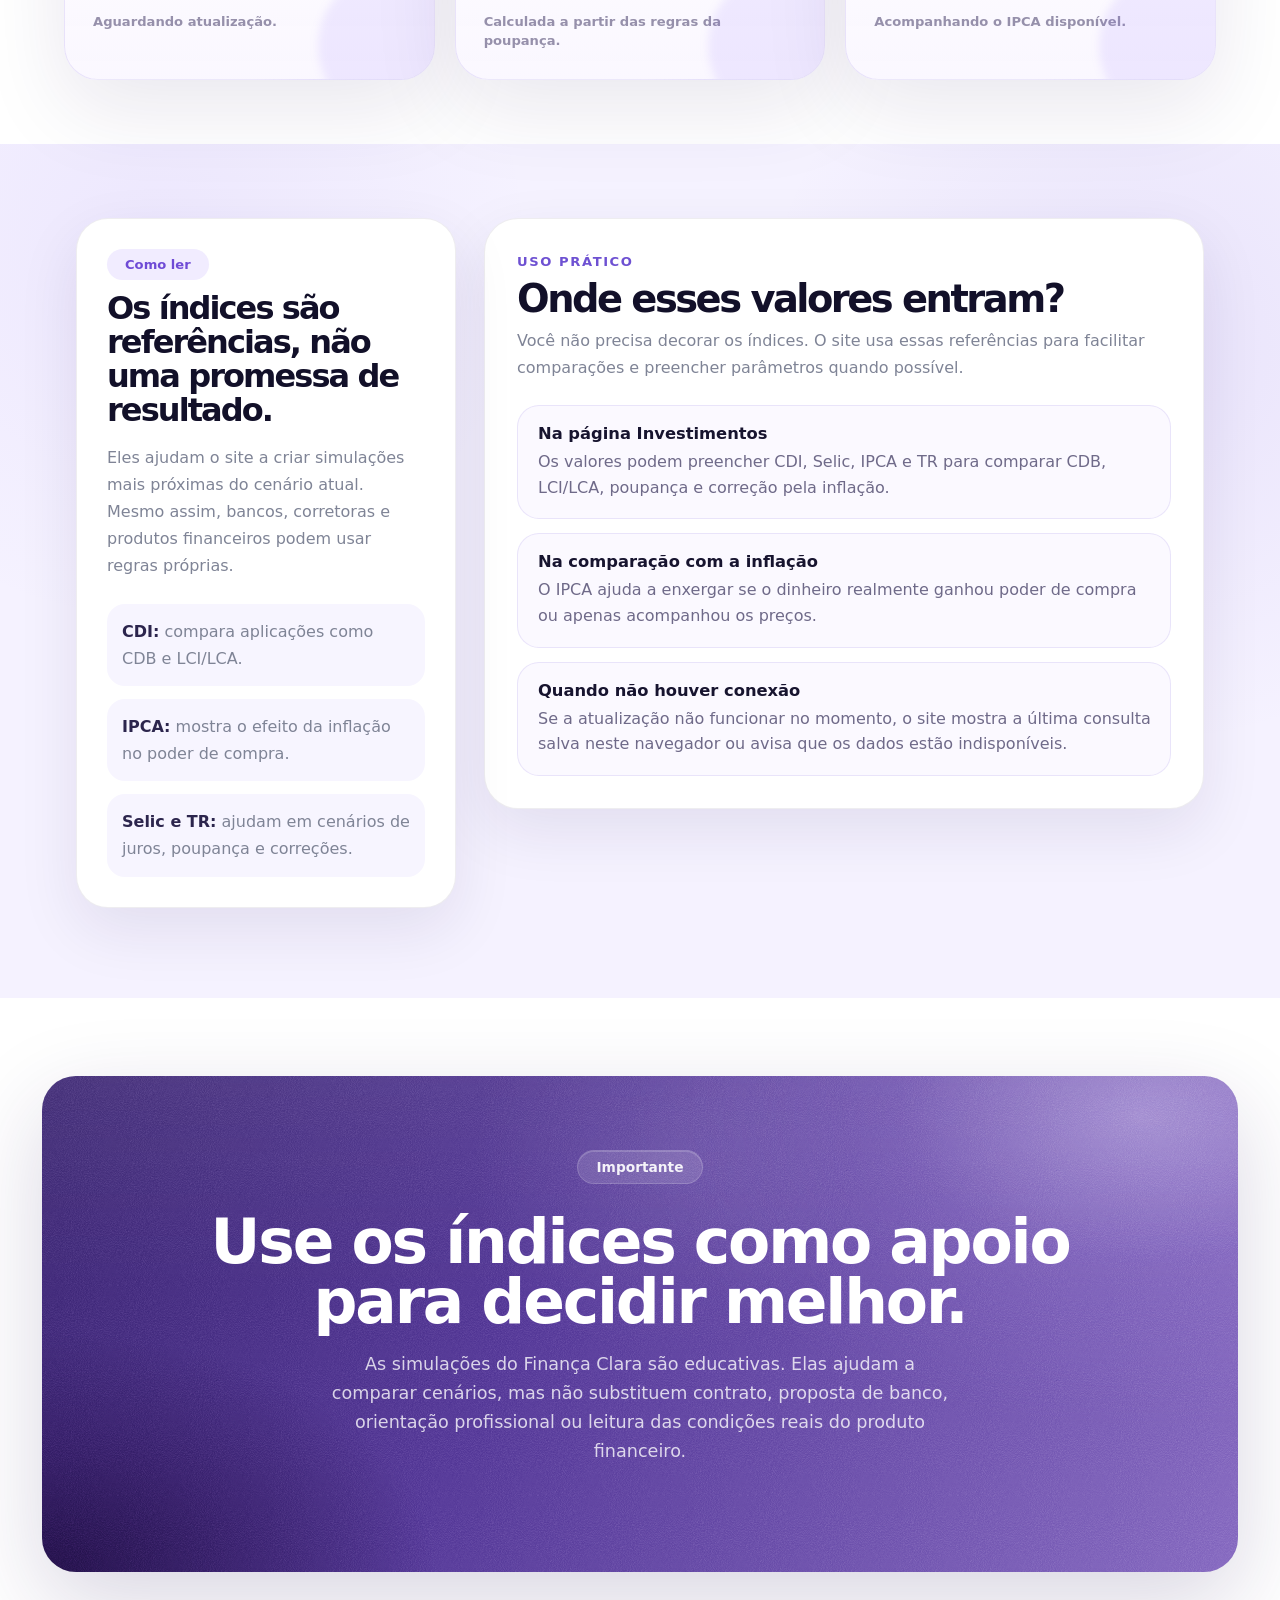
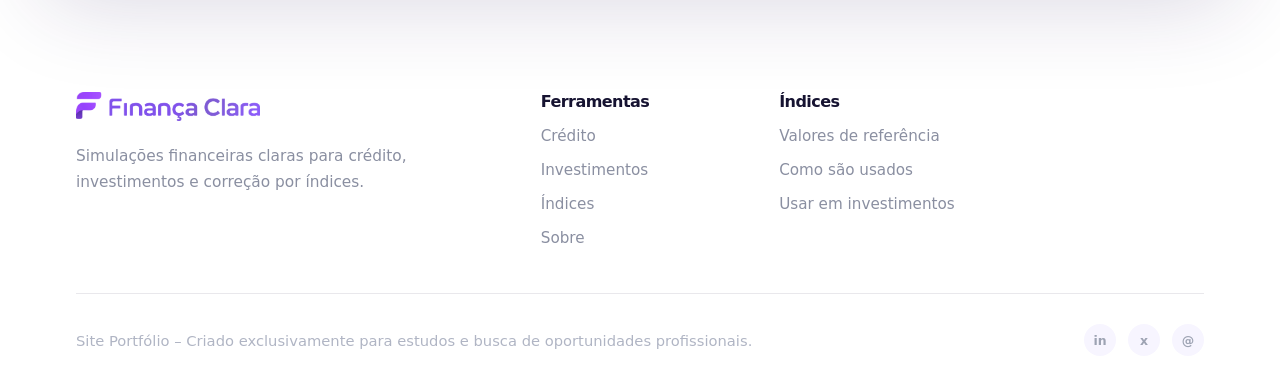
<file: indices/index.html>
<!DOCTYPE html>
<html lang="pt-BR">
<head>
  <meta charset="UTF-8" />
  <meta name="viewport" content="width=device-width, initial-scale=1.0" />
  <title>Índices | Finança Clara</title>
  <meta name="description" content="Acompanhe Selic, CDI, IPCA, TR e poupança usados nas simulações financeiras do Finança Clara." />
  <link rel="stylesheet" href="../assets/css/style.css" />
</head>
<body class="credit-page indices-page">
  <main class="site-shell">
    <section class="credit-hero-section indices-hero-section" aria-label="Página de índices financeiros">
      <header class="site-header">
        <a class="brand brand-logo-link" href="../" aria-label="Finança Clara">
          <img class="site-logo site-logo-header" src="../assets/img/branco.webp" alt="Finança Clara" />
        </a>

        <nav class="main-nav" aria-label="Menu principal">
          <a href="../">Início</a>
          <a href="../credito/">Crédito</a>
          <a href="../investimentos/">Investimentos</a>
          <a class="active" href="../indices/">Índices</a>
          <a href="../sobre/">Sobre</a>
        </nav>
</header>

      <div class="credit-hero-content">
        <div class="credit-hero-copy">
          <span class="hero-badge">Índices financeiros</span>
          <h1>Indicadores atualizados para suas simulações.</h1>
          <p>
            Acompanhe com o Finança Clara as principais taxas do mercado, de forma prática e fácil.
          </p>
          <div class="hero-actions">
            <a class="btn btn-primary" href="#indices-painel">Ver indicadores</a>
            <a class="btn btn-secondary" href="#uso-indices">Entender os usos</a>
          </div>
        </div>

        <div class="credit-hero-panel indices-hero-panel" aria-label="Resumo da página de índices">
          <article>
            <span>01</span>
            <strong>Atualiza ao abrir</strong>
            <small>A página busca novas informações automaticamente.</small>
          </article>
          <article>
            <span>02</span>
            <strong>Sem preenchimento manual</strong>
            <small>Os indicadores são exibidos como referência de mercado.</small>
          </article>
          <article>
            <span>03</span>
            <strong>Uso nas simulações</strong>
            <small>Investimentos pode aproveitar os valores salvos.</small>
          </article>
        </div>
      </div>
    </section>

    <section class="indices-live-section" id="indices-painel" aria-label="Indicadores financeiros atualizados">
      <div class="credit-section-heading indices-live-heading">
        <span class="section-eyebrow">Central de índices</span>
        <h2>Valores de referência</h2>
        <p>Esses números acompanham fontes públicas e servem como apoio para simulações. Eles podem mudar com o tempo e não representam recomendação de investimento.</p>
      </div>

      <div class="indices-rate-grid">
        <article class="indices-rate-card" id="indexCardSelic">
          <span class="indices-rate-kicker">Taxa básica de juros</span>
          <h3>Selic</h3>
          <strong id="indexSelicAnnualValue">--</strong>
          <small>ao ano</small>
          <p>Ajuda a entender o patamar geral dos juros no Brasil.</p>
          <em id="indexSelicAnnualMeta">Aguardando atualização.</em>
        </article>

        <article class="indices-rate-card" id="indexCardCdi">
          <span class="indices-rate-kicker">Referência da renda fixa</span>
          <h3>CDI</h3>
          <strong id="indexCdiAnnualValue">--</strong>
          <small>ao ano</small>
          <p>Usado para comparar CDB, LCI/LCA e aplicações atreladas ao CDI.</p>
          <em id="indexCdiAnnualMeta">Aguardando atualização.</em>
        </article>

        <article class="indices-rate-card" id="indexCardIpca">
          <span class="indices-rate-kicker">Inflação</span>
          <h3>IPCA</h3>
          <strong id="indexIpcaAnnualValue">--</strong>
          <small>ao ano</small>
          <p>Mostra a alta de preços usada para comparar ganho real.</p>
          <em id="indexIpcaAnnualMeta">Aguardando atualização.</em>
        </article>

        <article class="indices-rate-card" id="indexCardTr">
          <span class="indices-rate-kicker">Referência mensal</span>
          <h3>TR</h3>
          <strong id="indexTrMonthlyValue">--</strong>
          <small>ao mês</small>
          <p>Entra em algumas regras de poupança e contratos financeiros.</p>
          <em id="indexTrMonthlyMeta">Aguardando atualização.</em>
        </article>

        <article class="indices-rate-card" id="indexCardSavings">
          <span class="indices-rate-kicker">Estimativa mensal</span>
          <h3>Poupança</h3>
          <strong id="indexSavingsMonthlyValue">--</strong>
          <small>ao mês</small>
          <p>Usada como comparação simples na página de Investimentos.</p>
          <em id="indexSavingsMonthlyMeta">Calculada a partir das regras da poupança.</em>
        </article>

        <article class="indices-rate-card" id="indexCardInflation">
          <span class="indices-rate-kicker">Referência de compra</span>
          <h3>Inflação acumulada</h3>
          <strong id="indexInflationAccumulatedValue">--</strong>
          <small>referência anual</small>
          <p>Ajuda a observar se uma aplicação superou a inflação.</p>
          <em id="indexInflationAccumulatedMeta">Acompanhando o IPCA disponível.</em>
        </article>
      </div>
    </section>

    <section class="credit-workspace-section indices-workspace-section" aria-label="Como os índices são usados">
      <div class="credit-workspace indices-workspace">
        <aside class="credit-helper-card indices-helper-card" id="uso-indices">
          <span class="section-eyebrow">Como ler</span>
          <h2>Os índices são referências, não uma promessa de resultado.</h2>
          <p>
            Eles ajudam o site a criar simulações mais próximas do cenário atual. Mesmo assim, bancos, corretoras e produtos financeiros podem usar regras próprias.
          </p>
          <ul>
            <li><strong>CDI:</strong> compara aplicações como CDB e LCI/LCA.</li>
            <li><strong>IPCA:</strong> mostra o efeito da inflação no poder de compra.</li>
            <li><strong>Selic e TR:</strong> ajudam em cenários de juros, poupança e correções.</li>
          </ul>
        </aside>

        <div class="credit-forms-stack indices-forms-stack">
          <section class="credit-form-card indices-form-card indices-readable-card" aria-label="Uso dos indicadores nas simulações">
            <div class="credit-form-header">
              <span>Uso prático</span>
              <h2>Onde esses valores entram?</h2>
              <p>Você não precisa decorar os índices. O site usa essas referências para facilitar comparações e preencher parâmetros quando possível.</p>
            </div>

            <div class="indices-use-list">
              <article>
                <strong>Na página Investimentos</strong>
                <p>Os valores podem preencher CDI, Selic, IPCA e TR para comparar CDB, LCI/LCA, poupança e correção pela inflação.</p>
              </article>
              <article>
                <strong>Na comparação com a inflação</strong>
                <p>O IPCA ajuda a enxergar se o dinheiro realmente ganhou poder de compra ou apenas acompanhou os preços.</p>
              </article>
              <article>
                <strong>Quando não houver conexão</strong>
                <p>Se a atualização não funcionar no momento, o site mostra a última consulta salva neste navegador ou avisa que os dados estão indisponíveis.</p>
              </article>
            </div>
          </section>
        </div>
      </div>
    </section>

    <section class="final-cta-section indices-next-section" aria-label="Aviso sobre estimativas">
      <div class="final-cta-card">
        <span class="final-cta-badge">Importante</span>
        <h2>Use os índices como apoio para decidir melhor.</h2>
        <p>
          As simulações do Finança Clara são educativas. Elas ajudam a comparar cenários, mas não substituem contrato, proposta de banco, orientação profissional ou leitura das condições reais do produto financeiro.
        </p>
      </div>
    </section>

    <footer class="site-footer" aria-label="Rodapé">
      <div class="footer-grid">
        <div class="footer-brand">
          <a class="footer-logo footer-logo-image" href="../" aria-label="Finança Clara">
            <img class="site-logo footer-logo-img" src="../assets/img/roxo.webp" alt="Finança Clara" />
          </a>
          <p>Simulações financeiras claras para crédito, investimentos e correção por índices.</p>
        </div>

        <nav class="footer-column" aria-label="Ferramentas">
          <strong>Ferramentas</strong>
          <a href="../credito/">Crédito</a>
          <a href="../investimentos/">Investimentos</a>
          <a href="../indices/">Índices</a>
          <a href="../sobre/">Sobre</a>
        </nav>

        <nav class="footer-column" aria-label="Índices">
          <strong>Índices</strong>
          <a href="#indices-painel">Valores de referência</a>
          <a href="#uso-indices">Como são usados</a>
          <a href="../investimentos/">Usar em investimentos</a>
        </nav>
      </div>

      <div class="footer-bottom">
        <span>Site Portfólio – Criado exclusivamente para estudos e busca de oportunidades profissionais.</span>
        <div class="footer-social" aria-label="Links sociais ilustrativos">
          <span aria-hidden="true">in</span>
          <span aria-hidden="true">x</span>
          <span aria-hidden="true">@</span>
        </div>
      </div>
    </footer>
  </main>

  <script src="../assets/js/app.js"></script>
</body>
</html>
</file>
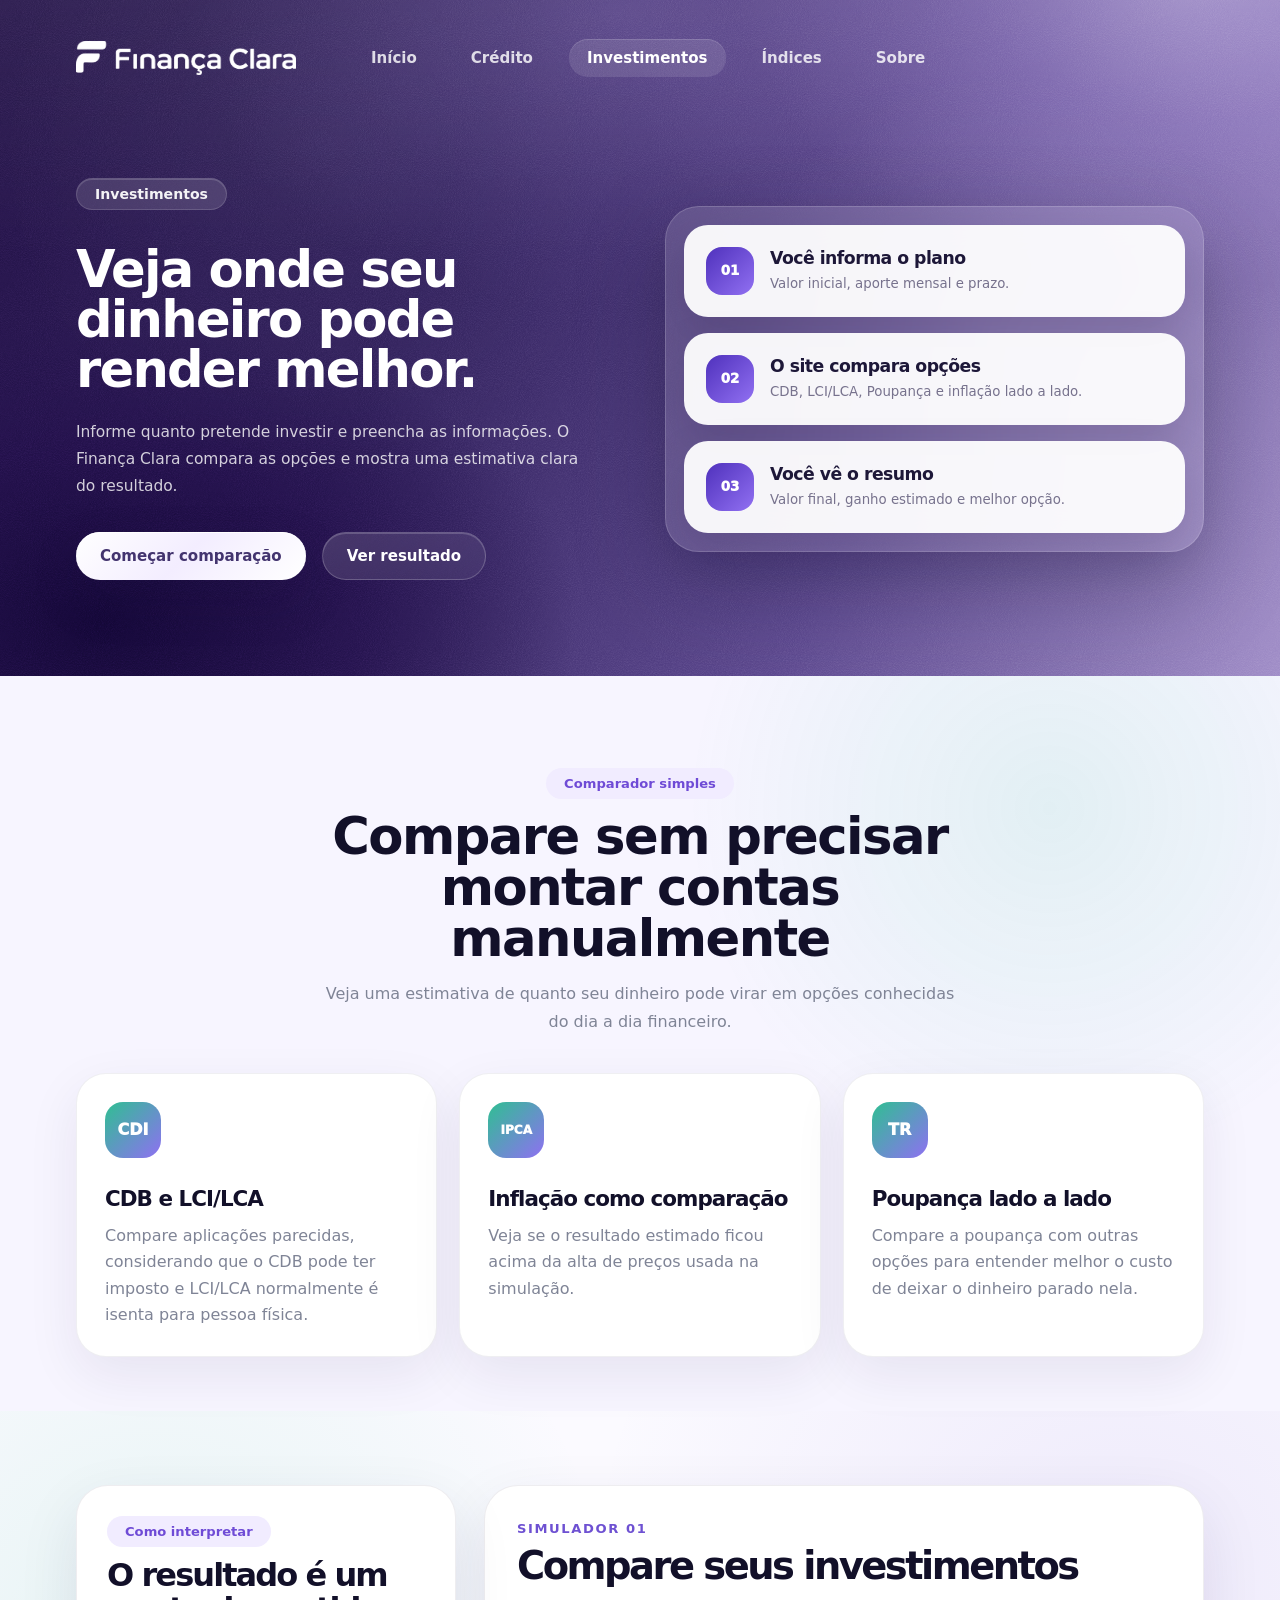
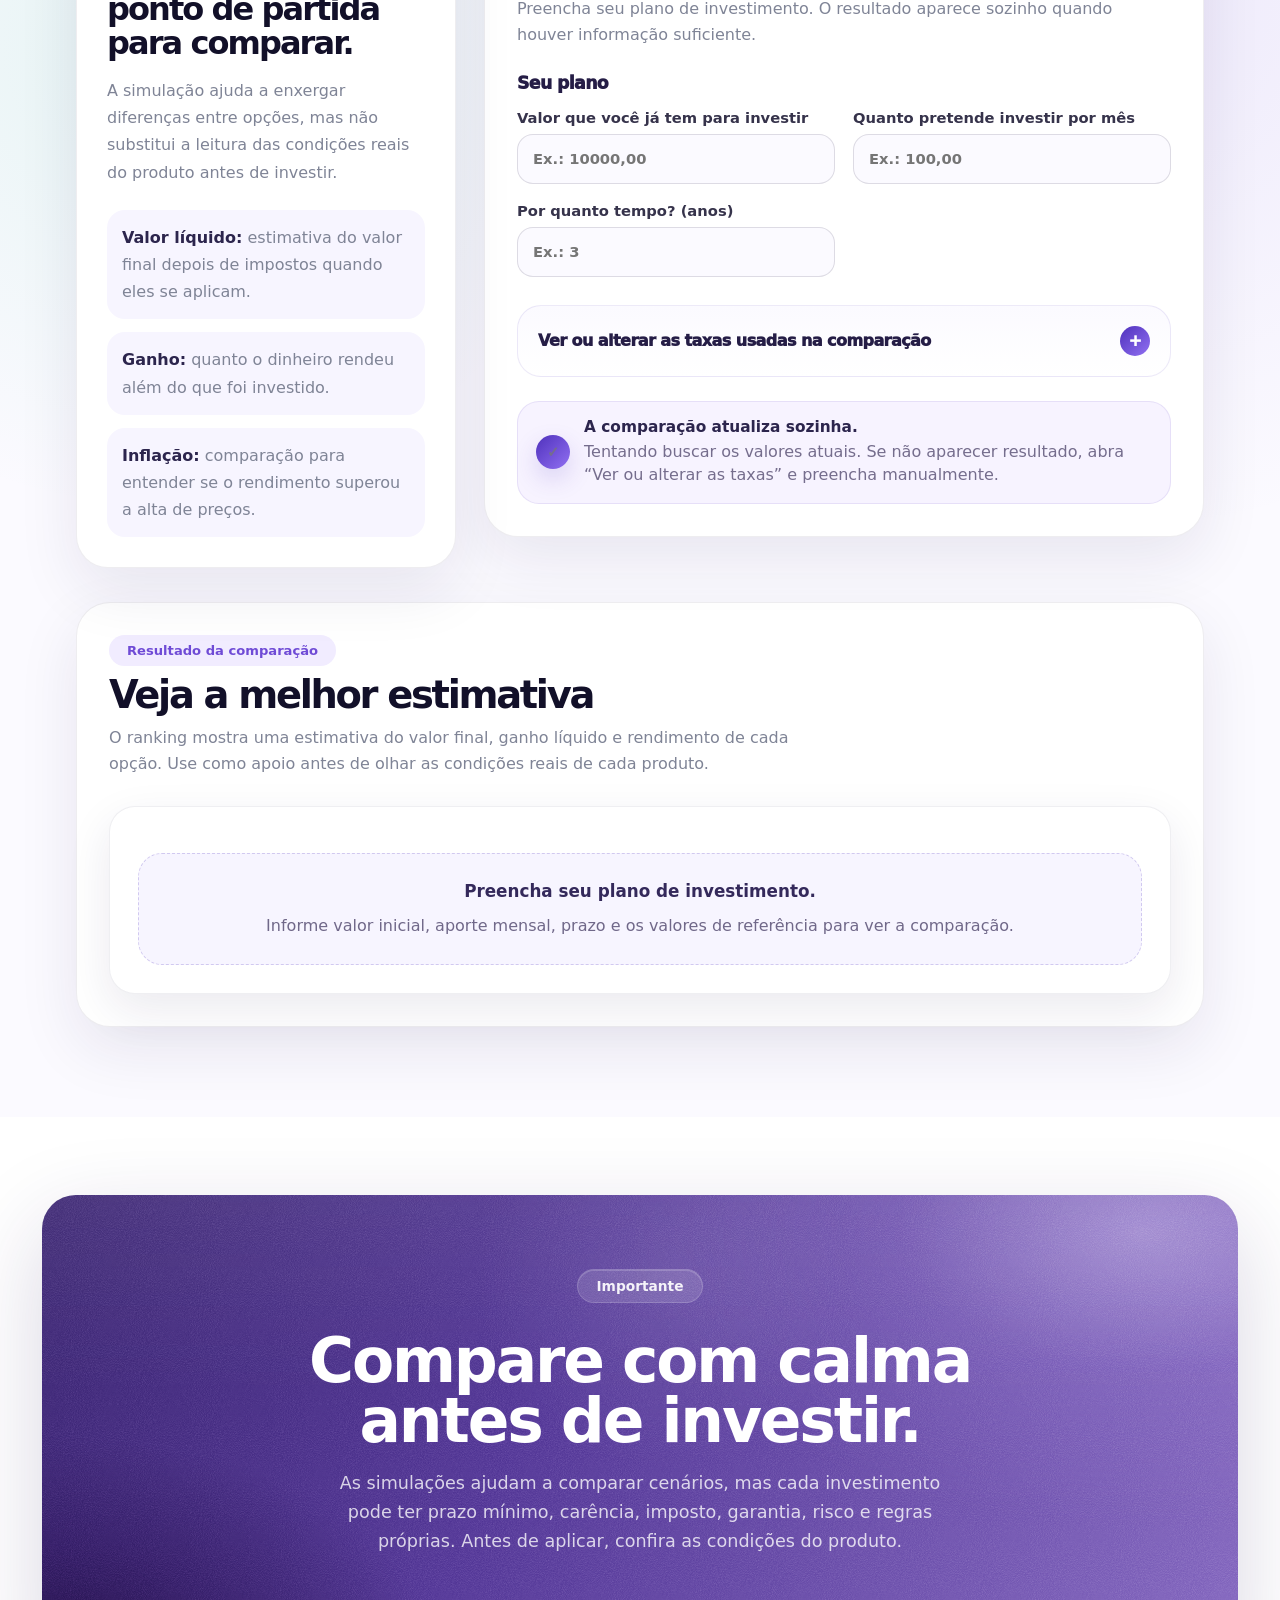
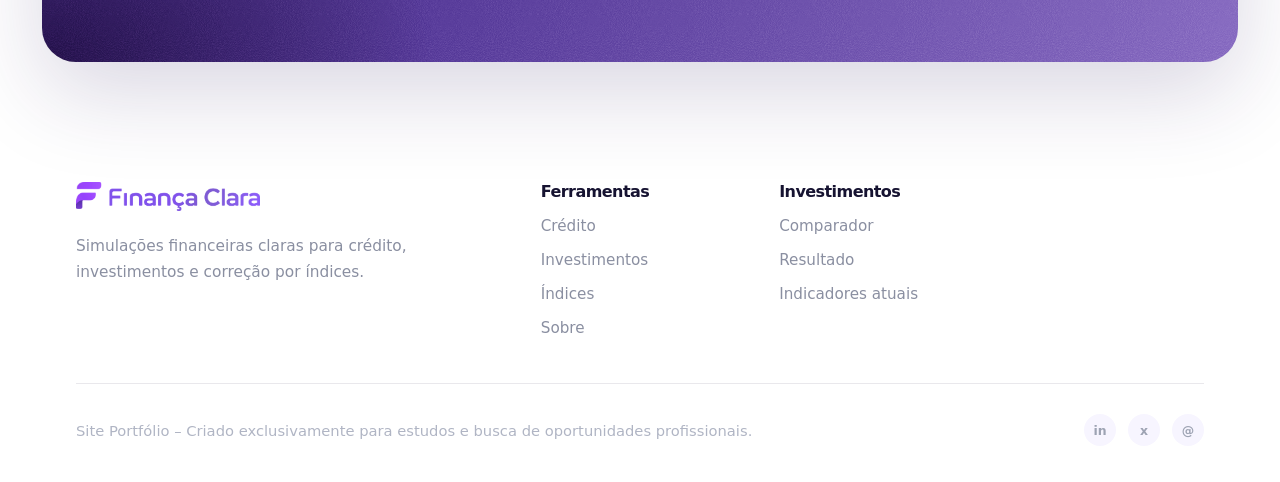
<file: investimentos/index.html>
<!DOCTYPE html>
<html lang="pt-BR">
<head>
  <meta charset="UTF-8" />
  <meta name="viewport" content="width=device-width, initial-scale=1.0" />
  <title>Investimentos | Finança Clara</title>
  <meta name="description" content="Compare investimentos comuns de forma simples e veja uma estimativa de rendimento líquido, ganho e comparação com a inflação." />
  <link rel="stylesheet" href="../assets/css/style.css" />
</head>
<body>
  <main class="site-shell internal-shell investment-page">
    <section class="credit-hero-section investment-hero-section" aria-label="Investimentos">
      <header class="site-header internal-header">
        <a class="brand brand-logo-link" href="../" aria-label="Finança Clara">
          <img class="site-logo site-logo-header" src="../assets/img/branco.webp" alt="Finança Clara" />
        </a>

        <nav class="main-nav" aria-label="Menu principal">
          <a href="../">Início</a>
          <a href="../credito/">Crédito</a>
          <a class="active" href="../investimentos/">Investimentos</a>
          <a href="../indices/">Índices</a>
          <a href="../sobre/">Sobre</a>
        </nav>
</header>

      <div class="credit-hero-content">
        <div class="credit-hero-copy">
          <span class="hero-badge">Investimentos</span>
          <h1>Veja onde seu dinheiro pode render melhor.</h1>
          <p>
            Informe quanto pretende investir e preencha as informações.
            O Finança Clara compara as opções e mostra uma estimativa clara do resultado.
          </p>
          <div class="hero-actions">
            <a class="btn btn-primary" href="#simulador-investimentos">Começar comparação</a>
            <a class="btn btn-secondary" href="#resultado-investimentos">Ver resultado</a>
          </div>
        </div>

        <div class="credit-hero-panel investment-hero-panel" aria-label="Resumo da página de investimentos">
          <article>
            <span>01</span>
            <strong>Você informa o plano</strong>
            <small>Valor inicial, aporte mensal e prazo.</small>
          </article>
          <article>
            <span>02</span>
            <strong>O site compara opções</strong>
            <small>CDB, LCI/LCA, Poupança e inflação lado a lado.</small>
          </article>
          <article>
            <span>03</span>
            <strong>Você vê o resumo</strong>
            <small>Valor final, ganho estimado e melhor opção.</small>
          </article>
        </div>
      </div>
    </section>

    <section class="credit-overview-section investment-overview-section" aria-label="Visão geral dos investimentos">
      <div class="credit-section-heading">
        <span class="section-eyebrow">Comparador simples</span>
        <h2>Compare sem precisar montar contas manualmente</h2>
        <p>Veja uma estimativa de quanto seu dinheiro pode virar em opções conhecidas do dia a dia financeiro.</p>
      </div>

      <div class="credit-overview-grid investment-overview-grid">
        <article class="credit-overview-card">
          <div class="credit-card-icon">CDI</div>
          <h3>CDB e LCI/LCA</h3>
          <p>Compare aplicações parecidas, considerando que o CDB pode ter imposto e LCI/LCA normalmente é isenta para pessoa física.</p>
        </article>
        <article class="credit-overview-card">
          <div class="credit-card-icon">IPCA</div>
          <h3>Inflação como comparação</h3>
          <p>Veja se o resultado estimado ficou acima da alta de preços usada na simulação.</p>
        </article>
        <article class="credit-overview-card">
          <div class="credit-card-icon">TR</div>
          <h3>Poupança lado a lado</h3>
          <p>Compare a poupança com outras opções para entender melhor o custo de deixar o dinheiro parado nela.</p>
        </article>
      </div>
    </section>

    <section class="credit-workspace-section investment-workspace-section" aria-label="Simulador de investimentos">
      <div class="credit-workspace investment-workspace">
        <aside class="credit-helper-card investment-helper-card">
          <span class="section-eyebrow">Como interpretar</span>
          <h2>O resultado é um ponto de partida para comparar.</h2>
          <p>
            A simulação ajuda a enxergar diferenças entre opções, mas não substitui a leitura das condições reais do produto antes de investir.
          </p>
          <ul>
            <li><strong>Valor líquido:</strong> estimativa do valor final depois de impostos quando eles se aplicam.</li>
            <li><strong>Ganho:</strong> quanto o dinheiro rendeu além do que foi investido.</li>
            <li><strong>Inflação:</strong> comparação para entender se o rendimento superou a alta de preços.</li>
          </ul>
        </aside>

        <div class="credit-forms-stack investment-forms-stack">
          <section class="credit-form-card investment-form-card" id="simulador-investimentos" aria-label="Comparador de investimentos">
            <div class="credit-form-header">
              <span>Simulador 01</span>
              <h2>Compare seus investimentos</h2>
              <p>Preencha seu plano de investimento. O resultado aparece sozinho quando houver informação suficiente.</p>
            </div>

            <div class="investment-form-block">
              <h3>Seu plano</h3>
              <div class="form-grid two-columns">
                <label>
                  <span>Valor que você já tem para investir</span>
                  <input type="number" id="investInitialAmount" min="0" step="0.01" inputmode="decimal" placeholder="Ex.: 10000,00" />
                </label>
                <label>
                  <span>Quanto pretende investir por mês</span>
                  <input type="number" id="investMonthlyContribution" min="0" step="0.01" inputmode="decimal" placeholder="Ex.: 100,00" />
                </label>
                <label>
                  <span>Por quanto tempo? (anos)</span>
                  <input type="number" id="investPeriodYears" min="1" step="1" inputmode="numeric" placeholder="Ex.: 3" />
                </label>
              </div>
            </div>

            <details class="advanced-investment-box">
              <summary>Ver ou alterar as taxas usadas na comparação</summary>
              <p class="advanced-investment-intro">Na maioria das vezes, você não precisa mexer aqui. Esta área serve para conferir os valores usados ou testar um cenário diferente.</p>
              <div class="form-grid three-columns">
                <label>
                  <span>CDI anual (%)</span>
                  <small class="field-hint">Referência usada por CDB e LCI/LCA.</small>
                  <input type="number" id="investCdiAnnual" min="0" step="0.01" inputmode="decimal" placeholder="Ex.: 14,40" />
                </label>
                <label>
                  <span>Selic anual (%)</span>
                  <small class="field-hint">Ajuda na estimativa da poupança.</small>
                  <input type="number" id="investSelicAnnual" min="0" step="0.01" inputmode="decimal" placeholder="Ex.: 14,40" />
                </label>
                <label>
                  <span>IPCA anual (%)</span>
                  <small class="field-hint">Inflação usada para comparar poder de compra.</small>
                  <input type="number" id="investIpcaAnnual" min="0" step="0.01" inputmode="decimal" placeholder="Ex.: 4,07" />
                </label>
                <label>
                  <span>TR mensal (%)</span>
                  <small class="field-hint">Usada no cálculo simplificado da poupança.</small>
                  <input type="number" id="investTrMonthly" min="0" step="0.0001" inputmode="decimal" placeholder="Ex.: 0,1728" />
                </label>
                <label>
                  <span>Quanto o CDB rende (% do CDI)</span>
                  <small class="field-hint">Exemplo: 100 significa 100% do CDI.</small>
                  <input type="number" id="investCdbPercent" min="0" step="0.01" inputmode="decimal" placeholder="Ex.: 100" />
                </label>
                <label>
                  <span>Quanto a LCI/LCA rende (% do CDI)</span>
                  <small class="field-hint">Exemplo: 85 significa 85% do CDI.</small>
                  <input type="number" id="investLciPercent" min="0" step="0.01" inputmode="decimal" placeholder="Ex.: 85" />
                </label>
              </div>
            </details>

            <div class="investment-simple-guidance">
              <span class="investment-simple-icon" aria-hidden="true">✓</span>
              <div>
                <strong>A comparação atualiza sozinha.</strong>
                <span id="investmentIndicesStatus">Preencha seu plano. O site tenta usar os valores atuais e recalcula quando você altera qualquer campo.</span>
              </div>
            </div>
          </section>
        </div>
      </div>

      <div class="credit-table-wrap investment-results-wrap" id="resultado-investimentos">
        <div class="credit-table-heading">
          <span class="section-eyebrow">Resultado da comparação</span>
          <h2>Veja a melhor estimativa</h2>
          <p>O ranking mostra uma estimativa do valor final, ganho líquido e rendimento de cada opção. Use como apoio antes de olhar as condições reais de cada produto.</p>
        </div>
        <div id="investmentResult" class="resultado investment-table-result"></div>
      </div>
    </section>

    <section class="final-cta-section investment-next-section" aria-label="Aviso sobre investimentos">
      <div class="final-cta-card">
        <span class="final-cta-badge">Importante</span>
        <h2>Compare com calma antes de investir.</h2>
        <p>
          As simulações ajudam a comparar cenários, mas cada investimento pode ter prazo mínimo, carência, imposto, garantia, risco e regras próprias. Antes de aplicar, confira as condições do produto.
        </p>
      </div>
    </section>

    <footer class="site-footer" aria-label="Rodapé">
      <div class="footer-grid">
        <div class="footer-brand">
          <a class="footer-logo footer-logo-image" href="../" aria-label="Finança Clara">
            <img class="site-logo footer-logo-img" src="../assets/img/roxo.webp" alt="Finança Clara" />
          </a>
          <p>Simulações financeiras claras para crédito, investimentos e correção por índices.</p>
        </div>

        <nav class="footer-column" aria-label="Ferramentas">
          <strong>Ferramentas</strong>
          <a href="../credito/">Crédito</a>
          <a href="../investimentos/">Investimentos</a>
          <a href="../indices/">Índices</a>
          <a href="../sobre/">Sobre</a>
        </nav>

        <nav class="footer-column" aria-label="Investimentos">
          <strong>Investimentos</strong>
          <a href="#simulador-investimentos">Comparador</a>
          <a href="#resultado-investimentos">Resultado</a>
          <a href="../indices/">Indicadores atuais</a>
        </nav>
      </div>

      <div class="footer-bottom">
        <span>Site Portfólio – Criado exclusivamente para estudos e busca de oportunidades profissionais.</span>
        <div class="footer-social" aria-label="Links sociais ilustrativos">
          <span aria-hidden="true">in</span>
          <span aria-hidden="true">x</span>
          <span aria-hidden="true">@</span>
        </div>
      </div>
    </footer>
  </main>

  <script src="../assets/js/app.js"></script>
</body>
</html>
</file>
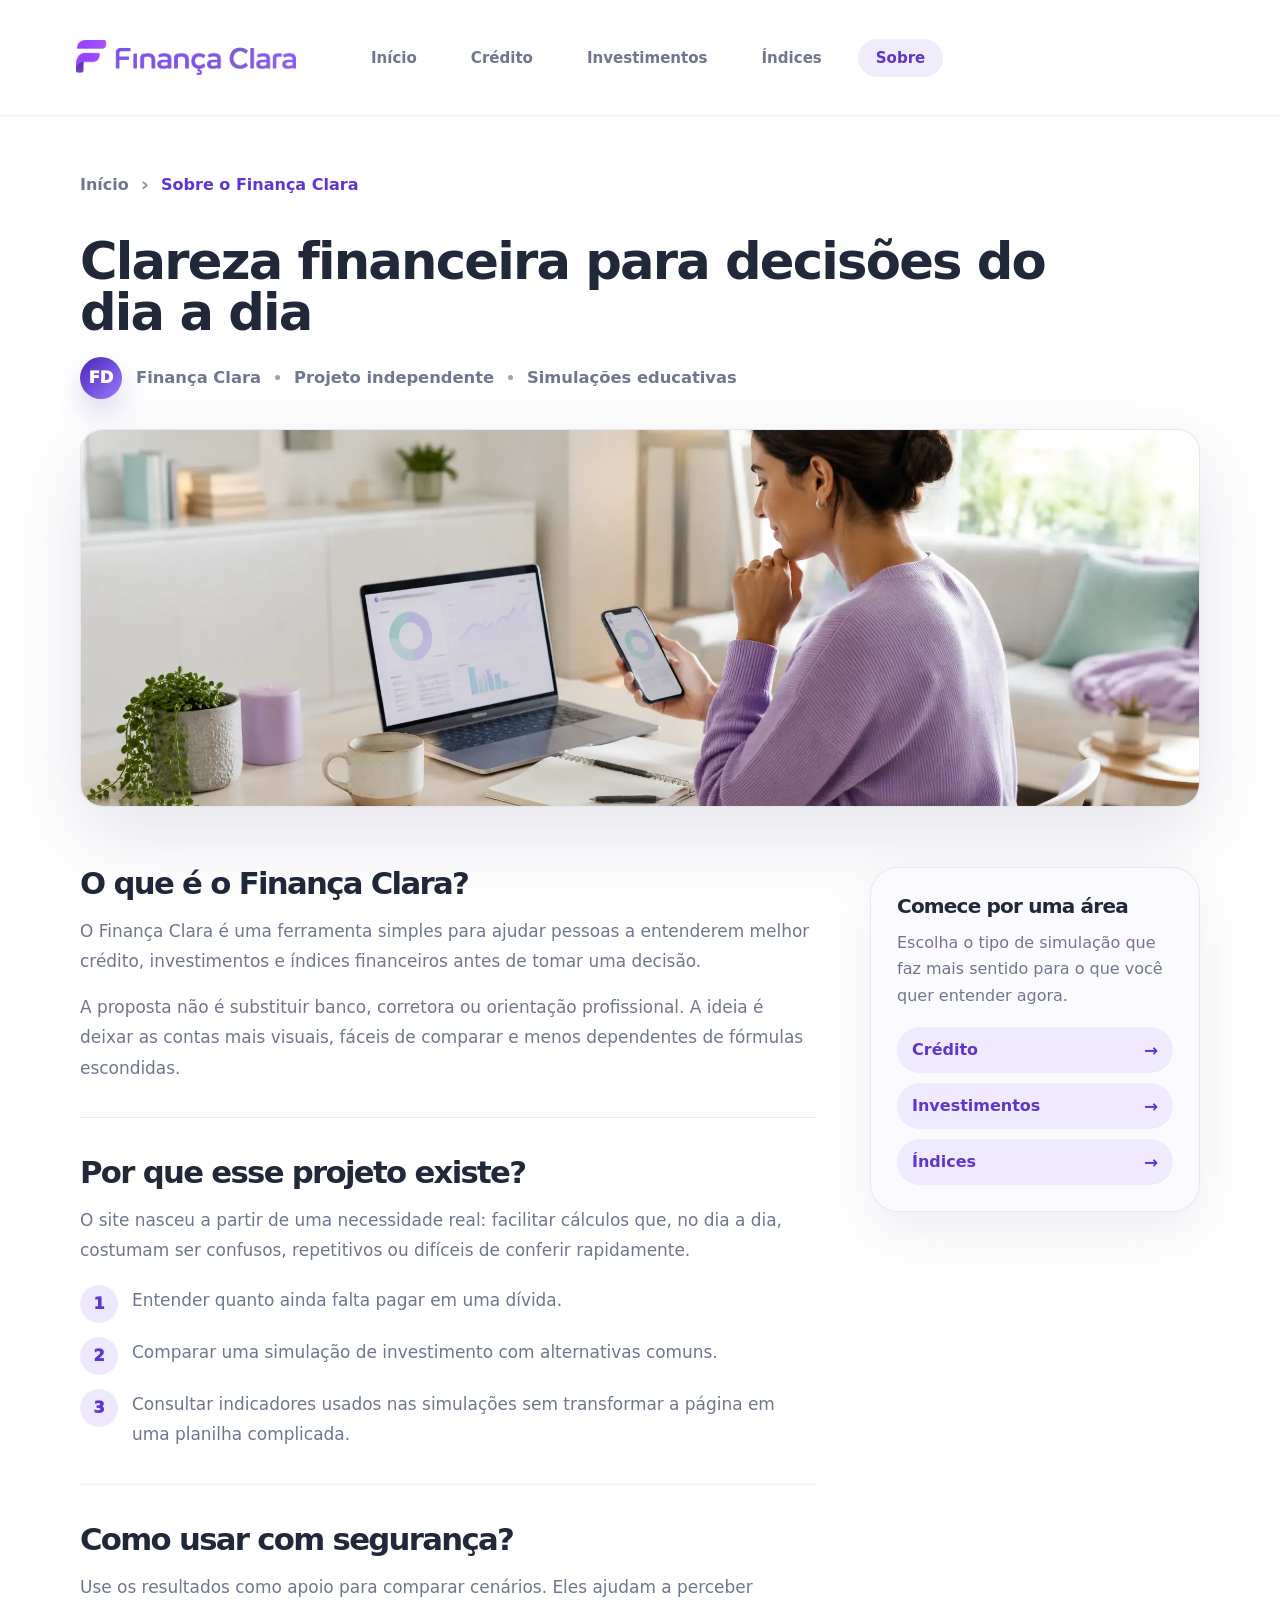
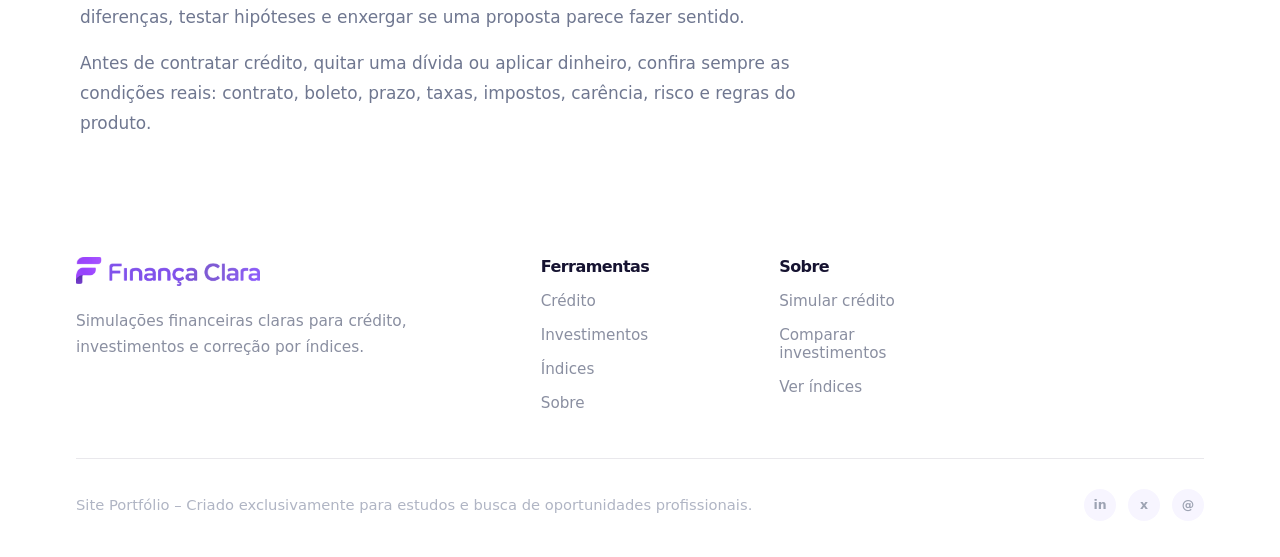
<file: sobre/index.html>
<!DOCTYPE html>
<html lang="pt-BR">
<head>
  <meta charset="UTF-8" />
  <meta name="viewport" content="width=device-width, initial-scale=1.0" />
  <title>Sobre | Finança Clara</title>
  <meta name="description" content="Conheça o Finança Clara, uma ferramenta independente para simulações de crédito, investimentos e índices financeiros." />
  <link rel="stylesheet" href="../assets/css/style.css" />
</head>
<body class="about-article-page">
  <main class="site-shell">
    <header class="about-article-header" aria-label="Cabeçalho">
      <div class="about-article-header-inner">
        <a class="brand brand-logo-link" href="../" aria-label="Finança Clara">
          <img class="site-logo site-logo-header" src="../assets/img/roxo.webp" alt="Finança Clara" />
        </a>

        <nav class="about-article-nav" aria-label="Menu principal">
          <a href="../">Início</a>
          <a href="../credito/">Crédito</a>
          <a href="../investimentos/">Investimentos</a>
          <a href="../indices/">Índices</a>
          <a class="active" href="../sobre/">Sobre</a>
        </nav>
</div>
    </header>

    <article class="about-article-main">
      <nav class="about-breadcrumb" aria-label="Caminho da página">
        <a href="../">Início</a>
        <span>›</span>
        <strong>Sobre o Finança Clara</strong>
      </nav>

      <h1 class="about-article-title">Clareza financeira para decisões do dia a dia</h1>

      <div class="about-meta" aria-label="Informações da página">
        <span class="about-avatar" aria-hidden="true">FD</span>
        <span>Finança Clara</span>
        <span class="about-meta-dot" aria-hidden="true"></span>
        <span>Projeto independente</span>
        <span class="about-meta-dot" aria-hidden="true"></span>
        <span>Simulações educativas</span>
      </div>

      <section class="about-cover about-cover-image" aria-label="Imagem sobre o Finança Clara">
        <img src="../assets/img/sobre-hero.webp" alt="Imagem de apresentação do Finança Clara" />
      </section>

      <div class="about-article-grid">
        <div class="about-article-content">
          <section class="about-article-block">
            <h2>O que é o Finança Clara?</h2>
            <p>
              O Finança Clara é uma ferramenta simples para ajudar pessoas a entenderem melhor crédito,
              investimentos e índices financeiros antes de tomar uma decisão.
            </p>
            <p>
              A proposta não é substituir banco, corretora ou orientação profissional. A ideia é deixar as contas
              mais visuais, fáceis de comparar e menos dependentes de fórmulas escondidas.
            </p>
          </section>

          <section class="about-article-block">
            <h2>Por que esse projeto existe?</h2>
            <p>
              O site nasceu a partir de uma necessidade real: facilitar cálculos que, no dia a dia, costumam ser
              confusos, repetitivos ou difíceis de conferir rapidamente.
            </p>
            <ul class="about-article-list">
              <li><span>1</span><p>Entender quanto ainda falta pagar em uma dívida.</p></li>
              <li><span>2</span><p>Comparar uma simulação de investimento com alternativas comuns.</p></li>
              <li><span>3</span><p>Consultar indicadores usados nas simulações sem transformar a página em uma planilha complicada.</p></li>
            </ul>
          </section>

          <section class="about-article-block">
            <h2>Como usar com segurança?</h2>
            <p>
              Use os resultados como apoio para comparar cenários. Eles ajudam a perceber diferenças, testar hipóteses
              e enxergar se uma proposta parece fazer sentido.
            </p>
            <p>
              Antes de contratar crédito, quitar uma dívida ou aplicar dinheiro, confira sempre as condições reais:
              contrato, boleto, prazo, taxas, impostos, carência, risco e regras do produto.
            </p>
          </section>
        </div>

        <aside class="about-side-panel" aria-label="Atalhos do site">
          <strong>Comece por uma área</strong>
          <p>Escolha o tipo de simulação que faz mais sentido para o que você quer entender agora.</p>
          <div class="about-side-links">
            <a href="../credito/">Crédito</a>
            <a href="../investimentos/">Investimentos</a>
            <a href="../indices/">Índices</a>
          </div>
        </aside>
      </div>
    </article>

    <footer class="site-footer" aria-label="Rodapé">
      <div class="footer-grid">
        <div class="footer-brand">
          <a class="footer-logo footer-logo-image" href="../" aria-label="Finança Clara">
            <img class="site-logo footer-logo-img" src="../assets/img/roxo.webp" alt="Finança Clara" />
          </a>
          <p>Simulações financeiras claras para crédito, investimentos e correção por índices.</p>
        </div>

        <nav class="footer-column" aria-label="Ferramentas">
          <strong>Ferramentas</strong>
          <a href="../credito/">Crédito</a>
          <a href="../investimentos/">Investimentos</a>
          <a href="../indices/">Índices</a>
          <a href="../sobre/">Sobre</a>
        </nav>

        <nav class="footer-column" aria-label="Sobre">
          <strong>Sobre</strong>
          <a href="../credito/">Simular crédito</a>
          <a href="../investimentos/">Comparar investimentos</a>
          <a href="../indices/">Ver índices</a>
        </nav>
      </div>

      <div class="footer-bottom">
        <span>Site Portfólio – Criado exclusivamente para estudos e busca de oportunidades profissionais.</span>
        <div class="footer-social" aria-label="Links sociais ilustrativos">
          <span aria-hidden="true">in</span>
          <span aria-hidden="true">x</span>
          <span aria-hidden="true">@</span>
        </div>
      </div>
    </footer>
  </main>

  <script src="../assets/js/app.js"></script>
</body>
</html>
</file>
<file: assets/css/style.css>
:root {
  --purple-950: #180b3e;
  --purple-900: #21134b;
  --purple-800: #332163;
  --purple-700: #4d397f;
  --purple-500: #7a5bd8;
  --purple-300: #b7a7e7;
  --ink: #121029;
  --muted: #7f8496;
  --surface: #ffffff;
  --surface-soft: #f7f5ff;
  --line: rgba(38, 31, 68, .1);
  --green: #1bc783;
  --shadow-soft: 0 22px 60px rgba(30, 17, 72, .18);
  --shadow-card: 0 24px 70px rgba(25, 16, 58, .14);
}

* {
  box-sizing: border-box;
}

html {
  scroll-behavior: smooth;
}

body {
  margin: 0;
  font-family: Inter, ui-sans-serif, system-ui, -apple-system, BlinkMacSystemFont, "Segoe UI", sans-serif;
  color: var(--ink);
  background: #fff;
}

a {
  color: inherit;
  text-decoration: none;
}

button,
input {
  font: inherit;
}

.site-shell {
  overflow: hidden;
}

.hero-copy {
  margin-top: -40px;
}

.hero-section {
  position: relative;
  overflow: hidden;
  padding: 34px 76px 0px;
  color: #fff;
  isolation: isolate;
  background:
    radial-gradient(ellipse 62% 82% at 93% -5%, rgba(210, 194, 243, .50) 0%, rgba(168, 143, 219, .35) 28%, rgba(116, 88, 169, .10) 58%, transparent 75%),
    radial-gradient(ellipse 48% 62% at 48% 2%, rgba(137, 112, 193, .36) 0%, rgba(98, 75, 153, .14) 48%, transparent 70%),
    radial-gradient(ellipse 56% 70% at 8% 92%, rgba(18, 7, 52, .98) 0%, rgba(30, 13, 70, .78) 36%, transparent 66%),
    linear-gradient(113deg, #201044 0%, #2d1d58 34%, #5b478e 68%, #9e8bc6 100%);
}

.hero-section::before {
  content: "";
  position: absolute;
  inset: 0;
  z-index: -2;
  background:
    linear-gradient(180deg, rgba(255, 255, 255, .055), transparent 38%),
    radial-gradient(circle at 78% 48%, rgba(255, 255, 255, .085), transparent 24%),
    radial-gradient(circle at 25% 22%, rgba(255, 255, 255, .035), transparent 30%);
  pointer-events: none;
}

.hero-section::after {
  content: "";
  position: absolute;
  inset: 0;
  z-index: -1;
  pointer-events: none;
  opacity: .60;
  mix-blend-mode: soft-light;
  background-image:
    url("data:image/svg+xml,%3Csvg xmlns='http://www.w3.org/2000/svg' width='260' height='260' viewBox='0 0 260 260'%3E%3Cfilter id='n'%3E%3CfeTurbulence type='fractalNoise' baseFrequency='.82' numOctaves='4' stitchTiles='stitch'/%3E%3CfeColorMatrix type='saturate' values='0'/%3E%3CfeComponentTransfer%3E%3CfeFuncA type='table' tableValues='0 .68'/%3E%3C/feComponentTransfer%3E%3C/filter%3E%3Crect width='260' height='260' filter='url(%23n)'/%3E%3C/svg%3E"),
    repeating-linear-gradient(115deg, rgba(255,255,255,.030) 0 1px, transparent 1px 7px);
  background-size: 210px 210px, 170px 170px;
  filter: contrast(118%);
}

.site-header {
  position: relative;
  z-index: 5;
  display: grid;
  grid-template-columns: minmax(240px, 1fr) auto minmax(240px, 1fr);
  align-items: center;
  gap: 32px;
  max-width: 1510px;
  margin: 0 auto;
}

.brand {
  justify-self: start;
  display: inline-flex;
  align-items: center;
  gap: 14px;
  font-size: 1.5rem;
  font-weight: 800;
  letter-spacing: -.04em;
}

.brand-mark {
  width: 48px;
  height: 48px;
  display: grid;
  place-items: center;
  color: #5c45af;
  background: #fff;
  border-radius: 13px;
  box-shadow: 0 18px 34px rgba(16, 8, 44, .18);
}

.brand-mark svg {
  width: 34px;
  height: 34px;
}

.main-nav {
  grid-column: 2;
  justify-self: center;
  display: inline-flex;
  align-items: center;
  gap: 18px;
  padding: 5px;
  border-radius: 999px;
}

.main-nav a {
  padding: 10px 18px;
  border-radius: 999px;
  color: rgba(255, 255, 255, .82);
  font-size: .94rem;
  font-weight: 650;
  transition: .2s ease;
}

.main-nav a:hover,
.main-nav a.active {
  color: #fff;
  background: rgba(255, 255, 255, .11);
  box-shadow: inset 0 1px 0 rgba(255,255,255,.15);
}

.header-cta {
  position: relative;
  overflow: hidden;
  justify-self: end;
  padding: 14px 24px;
  border-radius: 999px;
  background:
    linear-gradient(135deg, #fff 0%, #f4efff 48%, #fff 100%);
  color: #48367b;
  font-size: .93rem;
  font-weight: 800;
  box-shadow: 0 18px 40px rgba(20, 12, 54, .16), inset 0 1px 0 rgba(255,255,255,.95);
  transition: transform .25s ease, box-shadow .25s ease, color .25s ease, background .25s ease;
}

.header-cta::before,
.btn::before {
  content: "";
  position: absolute;
  inset: -40% -70%;
  background: linear-gradient(110deg, transparent 35%, rgba(255,255,255,.72) 50%, transparent 65%);
  transform: translateX(-65%) rotate(8deg);
  transition: transform .55s ease;
  pointer-events: none;
}

.header-cta:hover,
.btn:hover {
  transform: scale(1.025);
}

.header-cta:hover {
  color: #4c32ad;
  box-shadow: 0 22px 52px rgba(22, 11, 58, .28), 0 0 0 5px rgba(255,255,255,.10);
}

.header-cta:hover::before,
.btn:hover::before {
  transform: translateX(65%) rotate(8deg);
}

.header-cta:active,
.btn:active {
  transform: translateY(-1px) scale(.99);
}

.hero-content {
  position: relative;
  z-index: 1;
  display: grid;
  grid-template-columns: minmax(380px, 680px) minmax(480px, 700px);
  align-items: center;
  gap: 56px;
  max-width: 1510px;
  margin: 65px auto 0;
}

.hero-badge {
  display: inline-flex;
  align-items: center;
  min-height: 32px;
  padding: 7px 18px;
  border-radius: 999px;
  color: rgba(255, 255, 255, .94);
  font-size: .88rem;
  font-weight: 800;
  background: rgba(255, 255, 255, .13);
  border: 1px solid rgba(255, 255, 255, .14);
  box-shadow: inset 0 1px 0 rgba(255,255,255,.16);
  backdrop-filter: blur(16px);
}

.hero-copy h1 {
  max-width: 720px;
  margin: 38px 0 20px;
  font-size: clamp(2.4em, 4vw, 4.8rem);
  line-height: .98;
  letter-spacing: -.035em;
}

.hero-copy p {
  max-width: 550px;
  margin: 0;
  color: rgba(255, 255, 255, .80);
  font-size: clamp(0.9rem, 1.21vw, 1.03rem);
  line-height: 1.75;
}

.hero-actions {
  display: flex;
  align-items: center;
  gap: 16px;
  flex-wrap: wrap;
  margin-top: 32px;
}

.btn {
  position: relative;
  overflow: hidden;
  display: inline-flex;
  align-items: center;
  justify-content: center;
  min-height: 48px;
  padding: 0 24px;
  border-radius: 999px;
  font-weight: 850;
  font-size: .94rem;
  isolation: isolate;
  transition: transform .25s ease, box-shadow .25s ease, background .25s ease, border-color .25s ease, color .25s ease;
}

.btn-primary {
  background:
    linear-gradient(135deg, #fff 0%, #f3edff 48%, #fff 100%);
  color: #43346f;
  box-shadow: 0 20px 48px rgba(20, 12, 54, .18), inset 0 1px 0 rgba(255,255,255,.96);
}

.btn-primary:hover {
  color: #4c32ad;
  box-shadow: 0 24px 56px rgba(20, 12, 54, .30), 0 0 0 5px rgba(255,255,255,.10);
}

.btn-secondary {
  color: #fff;
  border: 1px solid rgba(255, 255, 255, .20);
  background:
    linear-gradient(135deg, rgba(255,255,255,.15), rgba(255,255,255,.06));
  backdrop-filter: blur(16px);
  box-shadow: inset 0 1px 0 rgba(255,255,255,.18);
}

.btn-secondary:hover {
  border-color: rgba(255,255,255,.42);
  background:
    linear-gradient(135deg, rgba(255,255,255,.24), rgba(255,255,255,.10));
  box-shadow: 0 18px 44px rgba(13, 6, 40, .24), inset 0 1px 0 rgba(255,255,255,.26);
}

.hero-visual {
  position: relative;
  min-height: 560px;
  display: grid;
  place-items: start center;
}

.dashboard-card {
  position: relative;
  width: min(520px, 100%);
  min-height: calc(100% + 76px);
  padding: 26px;
  border-radius: 38px 38px 0 0;
  background: rgba(255, 255, 255, .92);
  color: var(--ink);
  box-shadow: 0 42px 95px rgba(14, 6, 46, .40);
  border: 1px solid rgba(255,255,255,.65);
  border-bottom: 0;
  transform: none;
}

.hero-section.hero-ready .dashboard-card {
  opacity: 0;
  transform: translateY(24px) scale(.98);
}

.hero-section.hero-ready.hero-in-view .dashboard-card {
  animation: heroDashboardIntro .56s cubic-bezier(.16, 1, .3, 1) forwards;
}

.dashboard-card::before {
  content: "";
  position: absolute;
  inset: -12px -12px 0;
  z-index: -1;
  border-radius: 46px 46px 0 0;
  border: 6px solid rgba(12, 9, 28, .86);
  border-bottom: 0;
  box-shadow: 0 1px 0 rgba(255,255,255,.32) inset;
}

.hero-section.hero-ready .dashboard-topbar,
.hero-section.hero-ready .balance-panel,
.hero-section.hero-ready .shortcut-row,
.hero-section.hero-ready .chart-card {
  opacity: 0;
  transform: translateY(18px);
}

.hero-section.hero-in-view .dashboard-topbar {
  animation: heroPanelItemIntro .38s cubic-bezier(.16, 1, .3, 1) .06s forwards;
}

.hero-section.hero-in-view .balance-panel {
  animation: heroPanelItemIntro .38s cubic-bezier(.16, 1, .3, 1) .12s forwards;
}

.hero-section.hero-in-view .shortcut-row {
  animation: heroPanelItemIntro .38s cubic-bezier(.16, 1, .3, 1) .18s forwards;
}

.hero-section.hero-in-view .chart-card {
  animation: heroPanelItemIntro .38s cubic-bezier(.16, 1, .3, 1) .24s forwards;
}

.dashboard-topbar,
.chart-header {
  display: flex;
  align-items: center;
  justify-content: space-between;
  gap: 16px;
}

.dashboard-topbar small,
.balance-panel small,
.chart-header small,
.floating-card small {
  color: #969aae;
  font-weight: 650;
}

.dashboard-topbar strong {
  display: block;
  margin-top: 3px;
  font-size: 1.03rem;
}

.status-dot {
  display: inline-flex;
  align-items: center;
  gap: 6px;
  padding: 8px 12px;
  border-radius: 999px;
  color: #6a46cc;
  background: #f2edff;
  font-size: .78rem;
  font-weight: 850;
}

.status-dot::before {
  content: "";
  width: 7px;
  height: 7px;
  border-radius: 50%;
  background: var(--green);
}

.balance-panel {
  margin-top: 26px;
  padding: 30px 26px;
  border-radius: 24px;
  color: #fff;
  text-align: center;
  background:
    radial-gradient(circle at 82% 24%, rgba(255,255,255,.22), transparent 28%),
    linear-gradient(135deg, #392065, #8a6ce8);
  box-shadow: inset 0 1px 0 rgba(255,255,255,.16);
}

.balance-panel small,
.balance-panel span {
  color: rgba(255, 255, 255, .68);
}

.balance-panel strong {
  display: block;
  margin: 6px 0 4px;
  font-size: 2.8rem;
  line-height: 1;
  letter-spacing: -.055em;
}

.balance-panel span {
  display: block;
  font-size: .84rem;
  font-weight: 650;
}

.shortcut-row {
  display: grid;
  grid-template-columns: repeat(4, 1fr);
  gap: 10px;
  margin: 18px 0;
}

.shortcut-row span {
  display: grid;
  place-items: center;
  min-height: 44px;
  border-radius: 14px;
  color: #795bea;
  background: #f6f2ff;
  font-size: .83rem;
  font-weight: 850;
}

.chart-card {
  padding: 18px;
  border-radius: 22px;
  background: #fff;
  border: 1px solid var(--line);
}

.chart-card strong {
  font-size: .98rem;
}

.bars {
  display: grid;
  grid-template-columns: repeat(6, 1fr);
  align-items: end;
  gap: 12px;
  height: 118px;
  margin-top: 18px;
}

.bars i {
  display: block;
  border-radius: 999px 999px 10px 10px;
  background: linear-gradient(180deg, #8b68ee, #eee8ff);
  transform-origin: bottom;
}

.hero-section.hero-ready .bars i {
  opacity: .35;
  transform: scaleY(.08);
}

.hero-section.hero-in-view .bars i {
  animation: heroBarGrow .46s cubic-bezier(.16, 1, .3, 1) forwards;
}

.hero-section.hero-in-view .bars i:nth-child(1) {
  animation-delay: .34s;
}

.hero-section.hero-in-view .bars i:nth-child(2) {
  animation-delay: .38s;
}

.hero-section.hero-in-view .bars i:nth-child(3) {
  animation-delay: .42s;
}

.hero-section.hero-in-view .bars i:nth-child(4) {
  animation-delay: .46s;
}

.hero-section.hero-in-view .bars i:nth-child(5) {
  animation-delay: .50s;
}

.hero-section.hero-in-view .bars i:nth-child(6) {
  animation-delay: .54s;
}

.floating-card {
  position: absolute;
  z-index: 3;
  width: 238px;
  min-height: 118px;
  padding: 18px 19px;
  border-radius: 18px;
  background: rgba(255, 255, 255, .94);
  color: var(--ink);
  box-shadow: 0 28px 58px rgba(14, 6, 46, .30);
  border: 1px solid rgba(255,255,255,.7);
}

.floating-card strong {
  display: block;
  margin: 11px 0 5px;
  font-size: 1.36rem;
  letter-spacing: -.04em;
}

.mini-icon {
  display: grid;
  place-items: center;
  width: 32px;
  height: 32px;
  border-radius: 10px;
  background: #fff1cc;
  color: #e3a21f;
  font-size: .78rem;
  font-weight: 900;
}

.mini-icon-green {
  background: #e4fff4;
  color: #12a56e;
}

.floating-card-left {
  top: 92px;
  left: 0;
  transform: rotate(-6deg);
}

.hero-section.hero-ready .floating-card-left {
  opacity: 0;
  transform: translate(-34px, 22px) rotate(-12deg) scale(.9);
}

.hero-section.hero-in-view .floating-card-left {
  animation: heroFloatLeftIntro .54s cubic-bezier(.2, 1.28, .28, 1) .28s forwards;
}

.floating-card-right {
  right: -10px;
  bottom: 32px;
  transform: rotate(6deg);
}

.hero-section.hero-ready .floating-card-right {
  opacity: 0;
  transform: translate(34px, 22px) rotate(12deg) scale(.9);
}

.hero-section.hero-in-view .floating-card-right {
  animation: heroFloatRightIntro .54s cubic-bezier(.2, 1.28, .28, 1) .34s forwards;
}

.tools-preview {
  padding: 90px 76px 100px;
  background: #fff;
  text-align: center;
}

.tools-preview.tools-ready .section-eyebrow,
.tools-preview.tools-ready h2 {
  opacity: 0;
  transform: translateY(18px);
}

.tools-preview.tools-in-view .section-eyebrow,
.tools-preview.tools-in-view h2 {
  animation: toolHeadingIntro .86s cubic-bezier(.16, 1, .3, 1) forwards;
}

.tools-preview.tools-in-view h2 {
  animation-delay: .12s;
}

.section-eyebrow,
.legacy-intro span {
  display: inline-flex;
  align-items: center;
  justify-content: center;
  padding: 8px 18px;
  border-radius: 999px;
  color: #6f4bd6;
  background: #f1ecff;
  font-weight: 850;
  font-size: .82rem;
}

.tools-preview h2,
.legacy-intro h2 {
  max-width: 720px;
  margin: 22px auto 54px;
  font-size: clamp(2.1rem, 3.7vw, 4.1rem);
  line-height: 1.05;
  letter-spacing: -.06em;
  color: #171330;
}

.tool-grid {
  display: grid;
  grid-template-columns: repeat(3, minmax(0, 1fr));
  gap: 28px;
  max-width: 1400px;
  margin: 0 auto;
}

.tool-card {
  position: relative;
  overflow: hidden;
  min-height: 270px;
  padding: 40px 34px;
  border-radius: 28px;
  background: linear-gradient(180deg, #fff, #faf9ff);
  box-shadow: var(--shadow-card);
  border: 1px solid rgba(38,31,68,.06);
}

.tool-card::before {
  content: "";
  position: absolute;
  inset: 0;
  pointer-events: none;
  opacity: 0;
  background:
    radial-gradient(circle at 50% 0%, rgba(122, 91, 216, .10), transparent 38%),
    linear-gradient(115deg, transparent 16%, rgba(255,255,255,.72) 34%, transparent 54%);
  transform: translateX(-120%);
}

.tools-preview.tools-ready .tool-card {
  opacity: 0;
  transform: translateY(38px) scale(.96);
}

.tools-preview.tools-in-view .tool-card {
  animation: toolCardIntro .78s cubic-bezier(.16, 1, .3, 1) forwards;
}

.tools-preview.tools-in-view .tool-card::before {
  animation: toolCardSheen .95s ease forwards;
  animation-delay: inherit;
}

.tools-preview.tools-in-view .tool-card:nth-child(1) {
  animation-delay: .18s;
}

.tools-preview.tools-in-view .tool-card:nth-child(2) {
  animation-delay: .30s;
}

.tools-preview.tools-in-view .tool-card:nth-child(3) {
  animation-delay: .42s;
}

.tool-icon {
  position: relative;
  z-index: 1;
  width: 52px;
  height: 52px;
  display: grid;
  place-items: center;
  margin: 0 auto 22px;
  border-radius: 16px;
  color: #fff;
  background: linear-gradient(135deg, #5c3ec9, #9d7cff);
  font-weight: 900;
}

.tools-preview.tools-ready .tool-icon,
.tools-preview.tools-ready .tool-card h3,
.tools-preview.tools-ready .tool-card p {
  opacity: 0;
  transform: translateY(12px);
}

.tools-preview.tools-in-view .tool-icon {
  animation: toolIconPop .54s cubic-bezier(.2, 1.35, .28, 1) forwards;
  animation-delay: calc(.34s + var(--tool-delay, 0s));
}

.tools-preview.tools-in-view .tool-card h3,
.tools-preview.tools-in-view .tool-card p {
  animation: toolContentIntro .62s cubic-bezier(.16, 1, .3, 1) forwards;
}

.tools-preview.tools-in-view .tool-card h3 {
  animation-delay: calc(.44s + var(--tool-delay, 0s));
}

.tools-preview.tools-in-view .tool-card p {
  animation-delay: calc(.54s + var(--tool-delay, 0s));
}

.tools-preview.tools-in-view .tool-card:nth-child(1) {
  --tool-delay: .02s;
}

.tools-preview.tools-in-view .tool-card:nth-child(2) {
  --tool-delay: .14s;
}

.tools-preview.tools-in-view .tool-card:nth-child(3) {
  --tool-delay: .26s;
}

.tool-card h3 {
  position: relative;
  z-index: 1;
  margin: 0 0 12px;
  font-size: 1.34rem;
  letter-spacing: -.035em;
}

.tool-card p {
  position: relative;
  z-index: 1;
  max-width: 310px;
  margin: 0 auto;
  color: var(--muted);
  line-height: 1.65;
}

@keyframes heroDashboardIntro {
  0% {
    opacity: 0;
    transform: translateY(24px) scale(.98);
  }
  68% {
    opacity: 1;
    transform: translateY(-3px) scale(1.006);
  }
  100% {
    opacity: 1;
    transform: translateY(0) scale(1);
  }
}

@keyframes heroPanelItemIntro {
  from {
    opacity: 0;
    transform: translateY(18px);
  }
  to {
    opacity: 1;
    transform: translateY(0);
  }
}

@keyframes heroFloatLeftIntro {
  0% {
    opacity: 0;
    transform: translate(-34px, 22px) rotate(-12deg) scale(.9);
  }
  70% {
    opacity: 1;
    transform: translate(4px, -5px) rotate(-4deg) scale(1.04);
  }
  100% {
    opacity: 1;
    transform: translate(0, 0) rotate(-6deg) scale(1);
  }
}

@keyframes heroFloatRightIntro {
  0% {
    opacity: 0;
    transform: translate(34px, 22px) rotate(12deg) scale(.9);
  }
  70% {
    opacity: 1;
    transform: translate(-4px, -5px) rotate(4deg) scale(1.04);
  }
  100% {
    opacity: 1;
    transform: translate(0, 0) rotate(6deg) scale(1);
  }
}

@keyframes heroBarGrow {
  0% {
    opacity: .35;
    transform: scaleY(.08);
  }
  72% {
    opacity: 1;
    transform: scaleY(1.08);
  }
  100% {
    opacity: 1;
    transform: scaleY(1);
  }
}

@keyframes toolHeadingIntro {
  from {
    opacity: 0;
    transform: translateY(18px);
  }
  to {
    opacity: 1;
    transform: translateY(0);
  }
}

@keyframes toolCardIntro {
  0% {
    opacity: 0;
    transform: translateY(38px) scale(.96);
    box-shadow: 0 12px 36px rgba(25, 16, 58, .07);
  }
  68% {
    opacity: 1;
    transform: translateY(-5px) scale(1.012);
  }
  100% {
    opacity: 1;
    transform: translateY(0) scale(1);
    box-shadow: var(--shadow-card);
  }
}

@keyframes toolIconPop {
  0% {
    opacity: 0;
    transform: translateY(12px) scale(.72) rotate(-10deg);
  }
  70% {
    opacity: 1;
    transform: translateY(0) scale(1.12) rotate(4deg);
  }
  100% {
    opacity: 1;
    transform: translateY(0) scale(1) rotate(0);
  }
}

@keyframes toolContentIntro {
  from {
    opacity: 0;
    transform: translateY(12px);
  }
  to {
    opacity: 1;
    transform: translateY(0);
  }
}

@keyframes toolCardSheen {
  0% {
    opacity: 0;
    transform: translateX(-120%);
  }
  20% {
    opacity: .72;
  }
  100% {
    opacity: 0;
    transform: translateX(120%);
  }
}

.features-section {
  position: relative;
  padding: 90px 76px 100px;
  text-align: center;
  background:
    radial-gradient(circle at 12% 12%, rgba(139, 104, 238, .08), transparent 28%),
    radial-gradient(circle at 90% 24%, rgba(122, 91, 216, .10), transparent 30%),
    #f5f2ff;
}

.features-section.features-ready > .section-eyebrow,
.features-section.features-ready > h2 {
  opacity: 0;
  transform: translateY(18px);
}

.features-section.features-in-view > .section-eyebrow,
.features-section.features-in-view > h2 {
  animation: toolHeadingIntro .86s cubic-bezier(.16, 1, .3, 1) forwards;
}

.features-section.features-in-view > h2 {
  animation-delay: .12s;
}

.features-section h2 {
  max-width: 860px;
  margin: 22px auto 62px;
  color: #16132f;
  font-size: clamp(2.1rem, 3.8vw, 4.05rem);
  line-height: 1.06;
  letter-spacing: -.065em;
}

.feature-grid {
  display: grid;
  grid-template-columns: repeat(6, minmax(0, 1fr));
  gap: 28px;
  max-width: 1400px;
  margin: 0 auto;
}

.feature-card {
  position: relative;
  overflow: hidden;
  min-height: 355px;
  padding: 34px 32px 30px;
  border-radius: 28px;
  background: linear-gradient(180deg, rgba(255,255,255,.98), rgba(255,255,255,.91));
  border: 1px solid rgba(255,255,255,.84);
  box-shadow: 0 24px 74px rgba(36, 24, 86, .11);
}

.features-section.features-ready .feature-card {
  opacity: 0;
  transform: translateY(42px) scale(.96);
}

.features-section.features-ready.features-in-view .feature-card {
  animation: featureCardIntro .82s cubic-bezier(.16, 1, .3, 1) forwards;
}

.features-section.features-in-view .feature-card:nth-child(1) {
  animation-delay: .02s;
}

.features-section.features-in-view .feature-card:nth-child(2) {
  animation-delay: .12s;
}

.features-section.features-in-view .feature-card:nth-child(3) {
  animation-delay: .22s;
}

.features-section.features-in-view .feature-card:nth-child(4) {
  animation-delay: .34s;
}

.features-section.features-in-view .feature-card:nth-child(5) {
  animation-delay: .44s;
}

.feature-card::before {
  content: "";
  position: absolute;
  inset: 0;
  pointer-events: none;
  background:
    radial-gradient(circle at 50% 12%, rgba(122, 91, 216, .10), transparent 34%),
    linear-gradient(180deg, rgba(255,255,255,.42), transparent 48%);
}

.feature-card::after {
  content: "";
  position: absolute;
  inset: 0;
  z-index: 0;
  pointer-events: none;
  opacity: 0;
  background: linear-gradient(115deg, transparent 12%, rgba(255,255,255,.58) 32%, transparent 52%);
  transform: translateX(-115%);
}

.features-section.features-in-view .feature-card::after {
  animation: featureCardSheen 1.15s ease forwards;
  animation-delay: inherit;
}

.feature-card-small {
  grid-column: span 2;
}

.feature-card-wide {
  grid-column: span 3;
  min-height: 335px;
}

.feature-card h3,
.feature-card p,
.feature-visual {
  position: relative;
  z-index: 1;
}

.feature-card h3 {
  margin: 26px 0 12px;
  color: #19152f;
  font-size: 1.32rem;
  line-height: 1.18;
  letter-spacing: -.045em;
}

.features-section.features-ready .feature-card h3,
.features-section.features-ready .feature-card p,
.features-section.features-ready .feature-visual {
  opacity: 0;
  transform: translateY(16px);
}

.features-section.features-in-view .feature-card h3,
.features-section.features-in-view .feature-card p,
.features-section.features-in-view .feature-visual {
  animation: featureContentIntro .72s cubic-bezier(.16, 1, .3, 1) forwards;
}

.features-section.features-in-view .feature-visual {
  animation-delay: calc(.12s + var(--feature-delay, 0s));
}

.features-section.features-in-view .feature-card h3 {
  animation-delay: calc(.24s + var(--feature-delay, 0s));
}

.features-section.features-in-view .feature-card p {
  animation-delay: calc(.34s + var(--feature-delay, 0s));
}

.feature-card p {
  max-width: 410px;
  margin: 0 auto;
  color: #8a8fa3;
  font-size: 1rem;
  line-height: 1.65;
}

.feature-visual {
  width: 100%;
  max-width: 360px;
  min-height: 142px;
  margin: 0 auto;
  border-radius: 22px;
  background: rgba(255,255,255,.92);
  border: 1px solid rgba(71, 52, 126, .08);
  box-shadow: 0 18px 45px rgba(37, 23, 78, .10);
}

.features-section.features-in-view .feature-card:nth-child(1) {
  --feature-delay: .02s;
}

.features-section.features-in-view .feature-card:nth-child(2) {
  --feature-delay: .12s;
}

.features-section.features-in-view .feature-card:nth-child(3) {
  --feature-delay: .22s;
}

.features-section.features-in-view .feature-card:nth-child(4) {
  --feature-delay: .34s;
}

.features-section.features-in-view .feature-card:nth-child(5) {
  --feature-delay: .44s;
}

.mini-summary-card {
  display: grid;
  align-content: center;
  gap: 12px;
  padding: 20px;
  text-align: left;
}

.summary-line,
.index-row,
.comparison-row,
.alert-row {
  display: flex;
  align-items: center;
  justify-content: space-between;
  gap: 18px;
  min-height: 42px;
  padding: 10px 14px;
  border-radius: 14px;
  background: #fbfaff;
  color: #6d7188;
  font-size: .86rem;
  font-weight: 750;
}

.features-section.features-ready .summary-line,
.features-section.features-ready .index-row,
.features-section.features-ready .comparison-row,
.features-section.features-ready .alert-row {
  opacity: 0;
  transform: translateX(-14px);
}

.features-section.features-in-view .summary-line,
.features-section.features-in-view .index-row,
.features-section.features-in-view .comparison-row,
.features-section.features-in-view .alert-row {
  animation: featureRowIntro .56s cubic-bezier(.16, 1, .3, 1) forwards;
}

.features-section.features-in-view .summary-line:nth-child(1),
.features-section.features-in-view .index-row:nth-child(1),
.features-section.features-in-view .comparison-row:nth-child(1),
.features-section.features-in-view .alert-row:nth-child(1) {
  animation-delay: calc(.28s + var(--feature-delay, 0s));
}

.features-section.features-in-view .summary-line:nth-child(2),
.features-section.features-in-view .index-row:nth-child(2),
.features-section.features-in-view .comparison-row:nth-child(2),
.features-section.features-in-view .alert-row:nth-child(2) {
  animation-delay: calc(.38s + var(--feature-delay, 0s));
}

.features-section.features-in-view .summary-line:nth-child(3),
.features-section.features-in-view .index-row:nth-child(3),
.features-section.features-in-view .comparison-row:nth-child(3),
.features-section.features-in-view .alert-row:nth-child(3) {
  animation-delay: calc(.48s + var(--feature-delay, 0s));
}

.summary-line strong,
.index-row strong,
.comparison-row strong,
.alert-row strong {
  color: #211a43;
  white-space: nowrap;
}

.summary-line.positive strong,
.income strong {
  color: #12a66f;
}

.cost strong {
  color: #df3159;
}

.security-mark {
  position: absolute;
  right: -20px;
  bottom: 20px;
  display: grid;
  place-items: center;
  width: 44px;
  height: 44px;
  border-radius: 15px;
  color: #fff;
  background: linear-gradient(135deg, #5f3ecf, #ac90ff);
  font-weight: 950;
  box-shadow: 0 15px 34px rgba(95, 62, 207, .28);
}

.features-section.features-ready .security-mark {
  opacity: 0;
  transform: scale(.55) rotate(-16deg);
}

.features-section.features-in-view .security-mark {
  animation: featureCheckIntro .58s cubic-bezier(.2, 1.35, .28, 1) forwards;
  animation-delay: calc(.58s + var(--feature-delay, 0s));
}

.analytics-card {
  padding: 20px 22px 18px;
}

.analytics-top {
  display: flex;
  align-items: center;
  justify-content: space-between;
  gap: 16px;
  color: #777c92;
  font-size: .86rem;
  font-weight: 750;
}

.analytics-top strong {
  color: #5d39c7;
}

.analytics-bars {
  display: grid;
  grid-template-columns: repeat(6, 1fr);
  align-items: end;
  gap: 16px;
  height: 96px;
  margin-top: 14px;
}

.analytics-bars i {
  display: block;
  border-radius: 999px 999px 9px 9px;
  background: linear-gradient(180deg, #6b43dc, #efe9ff);
  transform-origin: bottom;
}

.features-section.features-ready .analytics-bars i {
  transform: scaleY(.08);
  opacity: .35;
}

.features-section.features-in-view .analytics-bars i {
  animation: featureBarGrow .72s cubic-bezier(.16, 1, .3, 1) forwards;
}

.features-section.features-in-view .analytics-bars i:nth-child(1) {
  animation-delay: calc(.32s + var(--feature-delay, 0s));
}

.features-section.features-in-view .analytics-bars i:nth-child(2) {
  animation-delay: calc(.38s + var(--feature-delay, 0s));
}

.features-section.features-in-view .analytics-bars i:nth-child(3) {
  animation-delay: calc(.44s + var(--feature-delay, 0s));
}

.features-section.features-in-view .analytics-bars i:nth-child(4) {
  animation-delay: calc(.50s + var(--feature-delay, 0s));
}

.features-section.features-in-view .analytics-bars i:nth-child(5) {
  animation-delay: calc(.56s + var(--feature-delay, 0s));
}

.features-section.features-in-view .analytics-bars i:nth-child(6) {
  animation-delay: calc(.62s + var(--feature-delay, 0s));
}

.index-card,
.comparison-card,
.alerts-card {
  display: grid;
  align-content: center;
  gap: 12px;
  padding: 20px;
  text-align: left;
}

.index-row span {
  position: relative;
  padding-left: 30px;
}

.index-row span::before {
  content: "";
  position: absolute;
  left: 0;
  top: 50%;
  width: 18px;
  height: 18px;
  border-radius: 50%;
  transform: translateY(-50%);
  background: linear-gradient(135deg, #5f3ecf, #b699ff);
}

.comparison-card,
.alerts-card {
  max-width: 520px;
  min-height: 152px;
}

.comparison-row,
.alert-row {
  min-height: 50px;
}

.comparison-row.active-row {
  background: #f1ecff;
  box-shadow: 0 12px 28px rgba(68, 42, 153, .09);
}

.comparison-row.active-row strong {
  color: #5a37c0;
}

.comparison-row.muted-row {
  opacity: .62;
}

@keyframes featureCardIntro {
  0% {
    opacity: 0;
    transform: translateY(42px) scale(.96);
    box-shadow: 0 14px 42px rgba(36, 24, 86, .06);
  }
  62% {
    opacity: 1;
    transform: translateY(-6px) scale(1.012);
  }
  100% {
    opacity: 1;
    transform: translateY(0) scale(1);
    box-shadow: 0 24px 74px rgba(36, 24, 86, .11);
  }
}

@keyframes featureContentIntro {
  from {
    opacity: 0;
    transform: translateY(16px);
  }
  to {
    opacity: 1;
    transform: translateY(0);
  }
}

@keyframes featureRowIntro {
  from {
    opacity: 0;
    transform: translateX(-14px);
  }
  to {
    opacity: 1;
    transform: translateX(0);
  }
}

@keyframes featureBarGrow {
  0% {
    opacity: .35;
    transform: scaleY(.08);
  }
  72% {
    opacity: 1;
    transform: scaleY(1.08);
  }
  100% {
    opacity: 1;
    transform: scaleY(1);
  }
}

@keyframes featureCheckIntro {
  0% {
    opacity: 0;
    transform: scale(.55) rotate(-16deg);
  }
  70% {
    opacity: 1;
    transform: scale(1.12) rotate(4deg);
  }
  100% {
    opacity: 1;
    transform: scale(1) rotate(0deg);
  }
}

@keyframes featureCardSheen {
  0% {
    opacity: 0;
    transform: translateX(-115%);
  }
  18% {
    opacity: .72;
  }
  100% {
    opacity: 0;
    transform: translateX(115%);
  }
}

@media (prefers-reduced-motion: reduce) {
  .hero-section.hero-ready .dashboard-card,
  .hero-section.hero-ready .dashboard-topbar,
  .hero-section.hero-ready .balance-panel,
  .hero-section.hero-ready .shortcut-row,
  .hero-section.hero-ready .chart-card,
  .hero-section.hero-ready .bars i,
  .hero-section.hero-ready .floating-card-left,
  .hero-section.hero-ready .floating-card-right,
  .tools-preview.tools-ready .section-eyebrow,
  .tools-preview.tools-ready h2,
  .tools-preview.tools-ready .tool-card,
  .tools-preview.tools-ready .tool-icon,
  .tools-preview.tools-ready .tool-card h3,
  .tools-preview.tools-ready .tool-card p,
  .features-section.features-ready > .section-eyebrow,
  .features-section.features-ready > h2,
  .features-section.features-ready .feature-card,
  .features-section.features-ready .feature-card h3,
  .features-section.features-ready .feature-card p,
  .features-section.features-ready .feature-visual,
  .features-section.features-ready .summary-line,
  .features-section.features-ready .index-row,
  .features-section.features-ready .comparison-row,
  .features-section.features-ready .alert-row,
  .features-section.features-ready .security-mark,
  .features-section.features-ready .analytics-bars i,
  .workflow-section.workflow-ready .workflow-badge,
  .workflow-section.workflow-ready .workflow-copy h2,
  .workflow-section.workflow-ready .workflow-copy p,
  .workflow-section.workflow-ready .workflow-steps::before,
  .workflow-section.workflow-ready .workflow-step,
  .workflow-section.workflow-ready .workflow-step .step-icon,
  .clarity-section.clarity-ready .clarity-heading .section-eyebrow,
  .clarity-section.clarity-ready .clarity-heading h2,
  .clarity-section.clarity-ready .clarity-copy p,
  .clarity-section.clarity-ready .clarity-author,
  .final-cta-section.cta-ready .final-cta-badge,
  .final-cta-section.cta-ready .final-cta-card h2,
  .final-cta-section.cta-ready .final-cta-card p {
    opacity: 1;
    transform: none;
    animation: none;
  }

  .hero-section.hero-in-view .dashboard-card,
  .hero-section.hero-in-view .dashboard-topbar,
  .hero-section.hero-in-view .balance-panel,
  .hero-section.hero-in-view .shortcut-row,
  .hero-section.hero-in-view .chart-card,
  .hero-section.hero-in-view .bars i,
  .hero-section.hero-in-view .floating-card-left,
  .hero-section.hero-in-view .floating-card-right,
  .tools-preview.tools-in-view .section-eyebrow,
  .tools-preview.tools-in-view h2,
  .tools-preview.tools-in-view .tool-card,
  .tools-preview.tools-in-view .tool-card::before,
  .tools-preview.tools-in-view .tool-icon,
  .tools-preview.tools-in-view .tool-card h3,
  .tools-preview.tools-in-view .tool-card p,
  .features-section.features-in-view > .section-eyebrow,
  .features-section.features-in-view > h2,
  .features-section.features-in-view .feature-card,
  .features-section.features-in-view .feature-card h3,
  .features-section.features-in-view .feature-card p,
  .features-section.features-in-view .feature-visual,
  .features-section.features-in-view .summary-line,
  .features-section.features-in-view .index-row,
  .features-section.features-in-view .comparison-row,
  .features-section.features-in-view .alert-row,
  .features-section.features-in-view .security-mark,
  .features-section.features-in-view .analytics-bars i,
  .features-section.features-in-view .feature-card::after,
  .workflow-section.workflow-in-view .workflow-badge,
  .workflow-section.workflow-in-view .workflow-copy h2,
  .workflow-section.workflow-in-view .workflow-copy p,
  .workflow-section.workflow-in-view .workflow-steps::before,
  .workflow-section.workflow-in-view .workflow-step,
  .workflow-section.workflow-in-view .workflow-step .step-icon,
  .clarity-section.clarity-in-view .clarity-heading .section-eyebrow,
  .clarity-section.clarity-in-view .clarity-heading h2,
  .clarity-section.clarity-in-view .clarity-copy p,
  .clarity-section.clarity-in-view .clarity-author,
  .final-cta-section.cta-in-view .final-cta-badge,
  .final-cta-section.cta-in-view .final-cta-card h2,
  .final-cta-section.cta-in-view .final-cta-card p {
    animation: none;
  }
}

.workflow-section {
  position: relative;
  overflow: hidden;
  padding: 118px 76px 122px;
  color: #fff;
  isolation: isolate;
  background:
    radial-gradient(ellipse 62% 82% at 93% -5%, rgba(210, 194, 243, .46) 0%, rgba(168, 143, 219, .30) 28%, rgba(116, 88, 169, .10) 58%, transparent 75%),
    radial-gradient(ellipse 56% 70% at 4% 96%, rgba(18, 7, 52, .98) 0%, rgba(30, 13, 70, .78) 36%, transparent 66%),
    linear-gradient(113deg, #201044 0%, #2d1d58 34%, #5b478e 68%, #9e8bc6 100%);
}

.workflow-section::before {
  content: "";
  position: absolute;
  inset: 0;
  z-index: -2;
  pointer-events: none;
  background:
    linear-gradient(180deg, rgba(255,255,255,.05), transparent 42%),
    radial-gradient(circle at 74% 45%, rgba(255,255,255,.09), transparent 24%);
}

.workflow-section::after {
  content: "";
  position: absolute;
  inset: 0;
  z-index: -1;
  pointer-events: none;
  opacity: .90;
  mix-blend-mode: soft-light;
  background-image:
    url("data:image/svg+xml,%3Csvg xmlns='http://www.w3.org/2000/svg' width='260' height='260' viewBox='0 0 260 260'%3E%3Cfilter id='n'%3E%3CfeTurbulence type='fractalNoise' baseFrequency='.82' numOctaves='4' stitchTiles='stitch'/%3E%3CfeColorMatrix type='saturate' values='0'/%3E%3CfeComponentTransfer%3E%3CfeFuncA type='table' tableValues='0 .68'/%3E%3C/feComponentTransfer%3E%3C/filter%3E%3Crect width='260' height='260' filter='url(%23n)'/%3E%3C/svg%3E"),
    repeating-linear-gradient(115deg, rgba(255,255,255,.030) 0 1px, transparent 1px 7px);
  background-size: 210px 210px, 170px 170px;
  filter: contrast(118%);
}

.workflow-inner {
  position: relative;
  z-index: 1;
  display: grid;
  grid-template-columns: minmax(320px, 600px) minmax(420px, 620px);
  align-items: center;
  justify-content: space-between;
  gap: 82px;
  max-width: 1400px;
  margin: 0 auto;
}

.workflow-badge {
  display: inline-flex;
  align-items: center;
  justify-content: center;
  min-height: 34px;
  padding: 8px 18px;
  border-radius: 999px;
  color: #5f3ecf;
  background: rgba(255,255,255,.94);
  font-size: .82rem;
  font-weight: 900;
}

.workflow-section.workflow-ready .workflow-badge,
.workflow-section.workflow-ready .workflow-copy h2,
.workflow-section.workflow-ready .workflow-copy p {
  opacity: 0;
  transform: translateY(18px);
}

.workflow-section.workflow-in-view .workflow-badge,
.workflow-section.workflow-in-view .workflow-copy h2,
.workflow-section.workflow-in-view .workflow-copy p {
  animation: toolHeadingIntro .86s cubic-bezier(.16, 1, .3, 1) forwards;
}

.workflow-section.workflow-in-view .workflow-copy h2 {
  animation-delay: .12s;
}

.workflow-section.workflow-in-view .workflow-copy p {
  animation-delay: .24s;
}

.workflow-copy h2 {
  max-width: 680px;
  margin: 26px 0 26px;
  font-size: clamp(2.35rem, 4.2vw, 4.55rem);
  line-height: 1.02;
  letter-spacing: -.03em;
}

.workflow-copy p {
  max-width: 610px;
  margin: 0;
  color: rgba(255,255,255,.76);
  font-size: 1.08rem;
  line-height: 1.78;
}

.workflow-steps {
  position: relative;
  display: grid;
  gap: 34px;
  padding-left: 74px;
}

.workflow-steps::before {
  content: "";
  position: absolute;
  left: 27px;
  top: 28px;
  bottom: 28px;
  width: 7px;
  border-radius: 999px;
  background: rgba(255,255,255,.92);
  box-shadow: 0 0 0 1px rgba(255,255,255,.2);
  transform-origin: top;
}

.workflow-section.workflow-ready .workflow-steps::before {
  transform: scaleY(0);
}

.workflow-section.workflow-in-view .workflow-steps::before {
  animation: workflowLineGrow 1.16s cubic-bezier(.16, 1, .3, 1) .42s forwards;
}

.workflow-step {
  position: relative;
  display: grid;
  grid-template-columns: auto 1fr;
  align-items: center;
  gap: 22px;
}

.workflow-section.workflow-ready .workflow-step {
  opacity: 0;
  transform: translateX(24px);
}

.workflow-section.workflow-ready .workflow-step .step-icon {
  opacity: 0;
  transform: scale(.72);
}

.workflow-section.workflow-in-view .workflow-step {
  animation: workflowStepIntro .62s cubic-bezier(.16, 1, .3, 1) forwards;
}

.workflow-section.workflow-in-view .workflow-step .step-icon {
  animation: workflowStepIconIntro .58s cubic-bezier(.2, 1.32, .28, 1) forwards;
}

.workflow-section.workflow-in-view .workflow-step:nth-child(1),
.workflow-section.workflow-in-view .workflow-step:nth-child(1) .step-icon {
  animation-delay: .42s;
}

.workflow-section.workflow-in-view .workflow-step:nth-child(2),
.workflow-section.workflow-in-view .workflow-step:nth-child(2) .step-icon {
  animation-delay: .66s;
}

.workflow-section.workflow-in-view .workflow-step:nth-child(3),
.workflow-section.workflow-in-view .workflow-step:nth-child(3) .step-icon {
  animation-delay: .90s;
}

.workflow-section.workflow-in-view .workflow-step:nth-child(4),
.workflow-section.workflow-in-view .workflow-step:nth-child(4) .step-icon {
  animation-delay: 1.14s;
}

.workflow-section.workflow-in-view .workflow-step:nth-child(5),
.workflow-section.workflow-in-view .workflow-step:nth-child(5) .step-icon {
  animation-delay: 1.38s;
}

.step-icon {
  position: absolute;
  left: -74px;
  display: grid;
  place-items: center;
  width: 60px;
  height: 60px;
  border-radius: 50%;
  color: #6844da;
  background: #fff;
  font-size: .85rem;
  font-weight: 950;
  box-shadow: 0 18px 40px rgba(16, 7, 44, .28);
}

.workflow-step h3 {
  margin: 0 0 7px;
  font-size: 1.32rem;
  letter-spacing: -.04em;
}

.workflow-step p {
  margin: 0;
  color: rgba(255,255,255,.68);
  line-height: 1.55;
}

@keyframes workflowLineGrow {
  from {
    transform: scaleY(0);
  }
  to {
    transform: scaleY(1);
  }
}

@keyframes workflowStepIntro {
  from {
    opacity: 0;
    transform: translateX(24px);
  }
  to {
    opacity: 1;
    transform: translateX(0);
  }
}

@keyframes workflowStepIconIntro {
  0% {
    opacity: 0;
    transform: scale(.72);
  }
  70% {
    opacity: 1;
    transform: scale(1.08);
  }
  100% {
    opacity: 1;
    transform: scale(1);
  }
}


.legacy-section {
  padding: 90px 76px 110px;
  background: #f7f5ff;
}

.legacy-intro {
  max-width: 980px;
  margin: 0 auto 40px;
  text-align: center;
}

.legacy-intro h2 {
  margin-bottom: 16px;
}

.legacy-intro p {
  margin: 0 auto;
  max-width: 650px;
  color: var(--muted);
  line-height: 1.7;
}

.legacy-layout {
  display: grid;
  grid-template-columns: repeat(2, minmax(0, 1fr));
  gap: 26px;
  max-width: 1180px;
  margin: 0 auto;
}

.legacy-card,
.resultado {
  padding: 28px;
  border-radius: 26px;
  background: #fff;
  box-shadow: 0 16px 46px rgba(35, 23, 80, .09);
  border: 1px solid rgba(38,31,68,.07);
}

.legacy-card h3 {
  margin: 0 0 22px;
  font-size: 1.32rem;
  letter-spacing: -.04em;
}

.legacy-card label {
  display: block;
  margin: 14px 0 7px;
  color: #36334b;
  font-weight: 750;
  font-size: .94rem;
}

.legacy-card input {
  width: 100%;
  height: 46px;
  padding: 0 14px;
  border: 1px solid rgba(38,31,68,.14);
  border-radius: 14px;
  outline: none;
  background: #fbfaff;
}

.legacy-card input:focus {
  border-color: #7657d8;
  box-shadow: 0 0 0 4px rgba(118, 87, 216, .12);
}

.legacy-card button {
  width: 100%;
  min-height: 48px;
  margin-top: 20px;
  border: 0;
  border-radius: 999px;
  color: #fff;
  background: linear-gradient(135deg, #4f31bc, #9170f2);
  font-weight: 850;
  cursor: pointer;
}

.legacy-card .secondary-button {
  margin-top: 10px;
  color: #5635b8;
  background: #efeaff;
}

.legacy-result {
  color: #403a5e;
  line-height: 1.6;
}

.resultado {
  max-width: 1180px;
  margin: 28px auto 0;
  overflow-x: auto;
}

.resultado:empty {
  display: none;
}

.resultado table {
  width: 100%;
  min-width: 720px;
  border-collapse: collapse;
  font-size: .94rem;
}

.resultado th,
.resultado td {
  padding: 13px 14px;
  border-bottom: 1px solid rgba(38,31,68,.1);
  text-align: left;
}

.resultado th {
  color: #fff;
  background: #5030bb;
}

.resultado tr:nth-child(even) td {
  background: #faf8ff;
}

@media (max-width: 1180px) {
  .hero-section {
    padding: 42px 28px 66px;
  }

  .site-header {
    grid-template-columns: 1fr;
    gap: 18px;
  }

  .main-nav {
    display: none;
  }

  .hero-content {
    grid-template-columns: 1fr;
    margin-top: 64px;
  }

  .hero-copy {
    text-align: center;
    margin: 0 auto;
  }

  .hero-copy p,
  .hero-copy h1 {
    margin-left: auto;
    margin-right: auto;
  }

  .hero-actions {
    justify-content: center;
  }

  .hero-visual {
    min-height: 480px;
  }

  .floating-card-left {
    left: 2%;
  }

  .floating-card-right {
    right: 2%;
  }

  .dashboard-card {
    min-height: auto;
    border-radius: 38px;
    border-bottom: 1px solid rgba(255,255,255,.65);
  }

  .dashboard-card::before {
    inset: -12px;
    border-radius: 46px;
    border-bottom: 6px solid rgba(12, 9, 28, .86);
  }

  .features-section,
  .workflow-section {
    padding-left: 28px;
    padding-right: 28px;
  }

  .feature-grid {
    grid-template-columns: repeat(2, minmax(0, 1fr));
  }

  .feature-card-small,
  .feature-card-wide {
    grid-column: span 1;
  }

  .workflow-inner {
    grid-template-columns: 1fr;
    gap: 62px;
  }

  .workflow-copy {
    text-align: center;
  }

  .workflow-copy h2,
  .workflow-copy p {
    margin-left: auto;
    margin-right: auto;
  }
}

@media (max-width: 850px) {
  .hero-section {
    min-height: auto;
    padding: 28px 18px 54px;
  }

  .brand {
    font-size: 1.15rem;
  }

  .brand-mark {
    width: 42px;
    height: 42px;
  }

  .header-cta {
    padding: 11px 17px;
  }

  .hero-content {
    margin-top: 54px;
    gap: 34px;
  }

  .hero-copy h1 {
    margin-top: 26px;
    font-size: clamp(2.7rem, 13vw, 4.4rem);
  }

  .hero-copy p {
    font-size: 1rem;
  }

  .btn {
    width: 100%;
  }

  .hero-visual {
    min-height: auto;
    display: block;
    padding: 0 6px 120px;
  }

  .dashboard-card {
    width: 100%;
    padding: 18px;
    border-radius: 28px;
    transform: none;
  }

  .dashboard-card::before {
    inset: -7px;
    border-width: 4px;
    border-radius: 34px;
  }

  .balance-panel strong {
    font-size: 2.1rem;
  }

  .floating-card {
    width: min(220px, 78vw);
    min-height: 96px;
  }

  .floating-card-left {
    top: auto;
    left: 0;
    bottom: 42px;
    transform: rotate(-3deg);
  }

  .floating-card-right {
    right: 0;
    bottom: 0;
    transform: rotate(3deg);
  }

  .tools-preview,
  .legacy-section {
    padding: 72px 18px;
  }

  .tool-grid,
  .legacy-layout {
    grid-template-columns: 1fr;
  }

  .features-section,
  .workflow-section {
    padding: 72px 18px;
  }

  .features-section h2 {
    margin-bottom: 38px;
  }

  .feature-grid {
    grid-template-columns: 1fr;
    gap: 20px;
  }

  .feature-card {
    min-height: auto;
    padding: 26px 20px;
    border-radius: 24px;
  }

  .feature-card h3 {
    margin-top: 22px;
  }

  .feature-visual {
    max-width: 100%;
  }

  .summary-line,
  .index-row,
  .comparison-row,
  .alert-row {
    align-items: flex-start;
    flex-direction: column;
    gap: 4px;
  }

  .workflow-inner {
    gap: 46px;
  }

  .workflow-copy h2 {
    font-size: clamp(2.35rem, 11vw, 3.4rem);
  }

  .workflow-copy p {
    font-size: 1rem;
  }

  .workflow-steps {
    gap: 26px;
    padding-left: 58px;
  }

  .workflow-steps::before {
    left: 20px;
    width: 5px;
  }

  .step-icon {
    left: -58px;
    width: 46px;
    height: 46px;
    font-size: .72rem;
  }

  .workflow-step h3 {
    font-size: 1.12rem;
  }
}

.clarity-section {
  padding: 104px 76px 72px;
  background: #fff;
}

.clarity-intro {
  display: grid;
  grid-template-columns: minmax(320px, 1fr) minmax(360px, 1.05fr);
  gap: 92px;
  align-items: start;
  max-width: 1510px;
  margin: 0 auto;
  padding-bottom: 72px;
  border-bottom: 1px solid rgba(38, 31, 68, .10);
}

.clarity-heading .section-eyebrow {
  margin: 0 0 20px;
}

.clarity-section.clarity-ready .clarity-heading .section-eyebrow,
.clarity-section.clarity-ready .clarity-heading h2,
.clarity-section.clarity-ready .clarity-copy p,
.clarity-section.clarity-ready .clarity-author {
  opacity: 0;
  transform: translateY(18px);
}

.clarity-section.clarity-in-view .clarity-heading .section-eyebrow,
.clarity-section.clarity-in-view .clarity-heading h2,
.clarity-section.clarity-in-view .clarity-copy p,
.clarity-section.clarity-in-view .clarity-author {
  animation: toolHeadingIntro .86s cubic-bezier(.16, 1, .3, 1) forwards;
}

.clarity-section.clarity-in-view .clarity-heading h2 {
  animation-delay: .12s;
}

.clarity-section.clarity-in-view .clarity-copy p {
  animation-delay: .18s;
}

.clarity-section.clarity-in-view .clarity-author {
  animation-delay: .30s;
}

.clarity-heading h2 {
  max-width: 560px;
  margin: 0;
  font-size: clamp(2.6rem, 4.2vw, 5rem);
  line-height: 1.04;
  letter-spacing: -.035em;
  color: #11102b;
}

.clarity-copy {
  padding-top: 18px;
}

.clarity-copy p {
  max-width: 760px;
  margin: 0;
  color: #687087;
  font-size: clamp(1.12rem, 1.65vw, 1.58rem);
  line-height: 1.68;
  letter-spacing: -.025em;
}

.clarity-author {
  display: inline-flex;
  align-items: center;
  gap: 16px;
  margin-top: 36px;
  padding-top: 34px;
  min-width: min(100%, 520px);
  border-top: 1px solid rgba(38, 31, 68, .10);
}

.author-avatar {
  width: 58px;
  height: 58px;
  display: grid;
  place-items: center;
  flex: 0 0 auto;
  border-radius: 50%;
  color: #fff;
  font-weight: 900;
  letter-spacing: -.06em;
  background: linear-gradient(135deg, #4f31bc, #9a7cf0);
  box-shadow: 0 16px 34px rgba(79, 49, 188, .20);
}

.clarity-author strong,
.footer-column strong {
  display: block;
  color: #161331;
  font-size: 1rem;
  font-weight: 900;
  letter-spacing: -.035em;
}

.clarity-author small {
  display: block;
  margin-top: 4px;
  color: #8a8fa1;
  font-size: .94rem;
}

.clarity-stats {
  display: grid;
  grid-template-columns: repeat(4, minmax(0, 1fr));
  gap: 32px;
  max-width: 1510px;
  margin: 56px auto 0;
}

.clarity-stats article {
  text-align: center;
}

.clarity-stats.stats-ready article {
  opacity: 0;
  transform: translateY(18px);
}

.clarity-stats.stats-in-view article {
  animation: statsItemIntro .68s cubic-bezier(.16, 1, .3, 1) forwards;
}

.clarity-stats.stats-in-view article:nth-child(1) {
  animation-delay: .04s;
}

.clarity-stats.stats-in-view article:nth-child(2) {
  animation-delay: .12s;
}

.clarity-stats.stats-in-view article:nth-child(3) {
  animation-delay: .20s;
}

.clarity-stats.stats-in-view article:nth-child(4) {
  animation-delay: .28s;
}

.clarity-stats strong {
  display: block;
  color: #100f2d;
  font-size: clamp(2.55rem, 4.2vw, 5rem);
  line-height: 1;
  letter-spacing: -.035em;
}

.clarity-stats.stats-ready strong {
  transform: translateY(10px);
}

.clarity-stats.stats-in-view strong {
  animation: statsNumberLift .72s cubic-bezier(.16, 1, .3, 1) forwards;
}

.clarity-stats span {
  display: block;
  margin-top: 12px;
  color: #8b90a2;
  font-size: 1rem;
  letter-spacing: -.02em;
}

@keyframes statsItemIntro {
  from {
    opacity: 0;
    transform: translateY(18px);
  }
  to {
    opacity: 1;
    transform: translateY(0);
  }
}

@keyframes statsNumberLift {
  from {
    transform: translateY(10px);
  }
  to {
    transform: translateY(0);
  }
}

.final-cta-section {
  padding: 78px 42px 86px;
  background: #fff;
}

.final-cta-card {
  position: relative;
  isolation: isolate;
  overflow: hidden;
  max-width: 1510px;
  min-height: 430px;
  margin: 0 auto;
  padding: 74px 48px;
  display: flex;
  flex-direction: column;
  align-items: center;
  justify-content: center;
  text-align: center;
  color: #fff;
  border-radius: 34px;
  background:
    radial-gradient(ellipse 56% 82% at 92% 8%, rgba(220, 205, 250, .42) 0%, rgba(155, 128, 213, .24) 36%, transparent 76%),
    radial-gradient(ellipse 50% 74% at 0% 100%, rgba(22, 8, 54, .82) 0%, rgba(36, 16, 80, .54) 34%, transparent 66%),
    linear-gradient(118deg, #35206c 0%, #4e3293 42%, #8063bd 100%);
  box-shadow: 0 30px 90px rgba(42, 25, 92, .18);
}

.final-cta-card::before {
  content: "";
  position: absolute;
  inset: 0;
  z-index: 0;
  pointer-events: none;
  background:
    linear-gradient(180deg, rgba(255,255,255,.06), transparent 42%),
    radial-gradient(circle at 52% 18%, rgba(255,255,255,.08), transparent 26%);
}

.final-cta-card::after {
  content: "";
  position: absolute;
  inset: 0;
  z-index: 0;
  pointer-events: none;
  opacity: .90;
  mix-blend-mode: soft-light;
  background-image:
    url("data:image/svg+xml,%3Csvg xmlns='http://www.w3.org/2000/svg' width='260' height='260' viewBox='0 0 260 260'%3E%3Cfilter id='n'%3E%3CfeTurbulence type='fractalNoise' baseFrequency='.82' numOctaves='4' stitchTiles='stitch'/%3E%3CfeColorMatrix type='saturate' values='0'/%3E%3CfeComponentTransfer%3E%3CfeFuncA type='table' tableValues='0 .68'/%3E%3C/feComponentTransfer%3E%3C/filter%3E%3Crect width='260' height='260' filter='url(%23n)'/%3E%3C/svg%3E"),
    repeating-linear-gradient(115deg, rgba(255,255,255,.030) 0 1px, transparent 1px 7px);
  background-size: 210px 210px, 170px 170px;
  filter: contrast(118%);
}

.final-cta-card > * {
  position: relative;
  z-index: 1;
}

.final-cta-section.cta-ready .final-cta-badge,
.final-cta-section.cta-ready .final-cta-card h2,
.final-cta-section.cta-ready .final-cta-card p {
  opacity: 0;
  transform: translateY(18px);
}

.final-cta-section.cta-in-view .final-cta-badge,
.final-cta-section.cta-in-view .final-cta-card h2,
.final-cta-section.cta-in-view .final-cta-card p {
  animation: toolHeadingIntro .86s cubic-bezier(.16, 1, .3, 1) forwards;
}

.final-cta-section.cta-in-view .final-cta-card h2 {
  animation-delay: .12s;
}

.final-cta-section.cta-in-view .final-cta-card p {
  animation-delay: .24s;
}

.final-cta-badge {
  display: inline-flex;
  align-items: center;
  min-height: 34px;
  padding: 8px 18px;
  border-radius: 999px;
  color: rgba(255,255,255,.92);
  font-size: .86rem;
  font-weight: 850;
  background: rgba(255,255,255,.13);
  border: 1px solid rgba(255,255,255,.16);
  box-shadow: inset 0 1px 0 rgba(255,255,255,.18);
}

.final-cta-card h2 {
  max-width: 860px;
  margin: 28px auto 18px;
  font-size: clamp(2.7rem, 4.8vw, 5.8rem);
  line-height: .98;
  letter-spacing: -.035em;
}

.final-cta-card p {
  max-width: 640px;
  margin: 0 auto 32px;
  color: rgba(255,255,255,.78);
  font-size: 1.1rem;
  line-height: 1.65;
}

@media (prefers-reduced-motion: reduce) {
  .workflow-section.workflow-ready .workflow-badge,
  .workflow-section.workflow-ready .workflow-copy h2,
  .workflow-section.workflow-ready .workflow-copy p,
  .clarity-section.clarity-ready .clarity-heading .section-eyebrow,
  .clarity-section.clarity-ready .clarity-heading h2,
  .clarity-section.clarity-ready .clarity-copy p,
  .clarity-section.clarity-ready .clarity-author,
  .final-cta-section.cta-ready .final-cta-badge,
  .final-cta-section.cta-ready .final-cta-card h2,
  .final-cta-section.cta-ready .final-cta-card p {
    opacity: 1;
    transform: none;
    animation: none;
  }

  .workflow-section.workflow-in-view .workflow-badge,
  .workflow-section.workflow-in-view .workflow-copy h2,
  .workflow-section.workflow-in-view .workflow-copy p,
  .clarity-section.clarity-in-view .clarity-heading .section-eyebrow,
  .clarity-section.clarity-in-view .clarity-heading h2,
  .clarity-section.clarity-in-view .clarity-copy p,
  .clarity-section.clarity-in-view .clarity-author,
  .final-cta-section.cta-in-view .final-cta-badge,
  .final-cta-section.cta-in-view .final-cta-card h2,
  .final-cta-section.cta-in-view .final-cta-card p {
    animation: none;
  }
}

.site-footer {
  padding: 34px 76px 36px;
  background: #fff;
}

.footer-grid {
  display: grid;
  grid-template-columns: minmax(260px, 1.55fr) repeat(3, minmax(160px, .7fr));
  gap: 52px;
  max-width: 1510px;
  margin: 0 auto;
  padding: 0 0 46px;
}

.footer-logo {
  display: inline-flex;
  align-items: center;
  gap: 12px;
  color: #4f31bc;
  font-size: 1.28rem;
  font-weight: 900;
  letter-spacing: -.05em;
}

.footer-mark {
  width: 34px;
  height: 34px;
  display: grid;
  place-items: center;
  color: #4f31bc;
}

.footer-mark svg {
  width: 34px;
  height: 34px;
}

.footer-brand p,
.footer-note p {
  max-width: 380px;
  margin: 18px 0 0;
  color: #8a8fa1;
  font-size: .96rem;
  line-height: 1.7;
}

.footer-column {
  display: flex;
  flex-direction: column;
  align-items: flex-start;
  gap: 16px;
}

.footer-column a {
  color: #8a8fa1;
  font-size: .95rem;
  transition: color .2s ease, transform .2s ease;
}

.footer-column a:hover {
  color: #4f31bc;
  transform: translateX(3px);
}

.footer-bottom {
  display: flex;
  align-items: center;
  justify-content: space-between;
  gap: 24px;
  max-width: 1510px;
  margin: 0 auto;
  padding-top: 30px;
  border-top: 1px solid rgba(38, 31, 68, .10);
  color: #b0b5c4;
  font-size: .92rem;
}

.footer-social {
  display: inline-flex;
  align-items: center;
  gap: 12px;
}

.footer-social span {
  width: 32px;
  height: 32px;
  display: grid;
  place-items: center;
  border-radius: 50%;
  color: #9da3b3;
  background: #f7f5ff;
  font-size: .78rem;
  font-weight: 850;
}

@media (max-width: 1180px) {
  .clarity-section,
  .site-footer {
    padding-left: 28px;
    padding-right: 28px;
  }

  .clarity-intro {
    grid-template-columns: 1fr;
    gap: 34px;
    text-align: center;
  }

  .clarity-heading h2,
  .clarity-copy p {
    margin-left: auto;
    margin-right: auto;
  }

  .clarity-author {
    justify-content: center;
  }

  .footer-grid {
    grid-template-columns: repeat(2, minmax(0, 1fr));
  }
}

@media (max-width: 850px) {
  .clarity-section {
    padding: 72px 18px 50px;
  }

  .clarity-intro {
    padding-bottom: 48px;
  }

  .clarity-copy p {
    font-size: 1.08rem;
  }

  .clarity-author {
    align-items: flex-start;
    text-align: left;
  }

  .clarity-stats {
    grid-template-columns: repeat(2, minmax(0, 1fr));
    gap: 34px 20px;
  }

  .clarity-stats strong {
    font-size: clamp(2.8rem, 15vw, 4rem);
  }

  .final-cta-section {
    padding: 50px 18px 64px;
  }

  .final-cta-card {
    min-height: 360px;
    padding: 56px 24px;
    border-radius: 28px;
  }

  .final-cta-card h2 {
    font-size: clamp(2.7rem, 13vw, 4.2rem);
  }

  .final-cta-card .btn {
    width: auto;
    min-width: 190px;
  }

  .site-footer {
    padding: 18px 18px 32px;
  }

  .footer-grid {
    grid-template-columns: 1fr;
    gap: 34px;
    padding-bottom: 34px;
  }

  .footer-bottom {
    flex-direction: column;
    align-items: flex-start;
  }
}

.bars i:nth-child(1) { height: 72%; }
.bars i:nth-child(2) { height: 64%; }
.bars i:nth-child(3) { height: 57%; }
.bars i:nth-child(4) { height: 48%; }
.bars i:nth-child(5) { height: 37%; }
.bars i:nth-child(6) { height: 26%; }

.analytics-bars i:nth-child(1) { height: 48%; }
.analytics-bars i:nth-child(2) { height: 62%; }
.analytics-bars i:nth-child(3) { height: 42%; }
.analytics-bars i:nth-child(4) { height: 72%; }
.analytics-bars i:nth-child(5) { height: 56%; }
.analytics-bars i:nth-child(6) { height: 100%; }


@media (min-width: 1181px) {
  .hero-visual {
    min-height: 448px;
  }

  .dashboard-card {
    width: min(416px, 100%);
    min-height: calc(100% + 61px);
    padding: 21px;
    border-radius: 30px 30px 0 0;
    box-shadow: 0 34px 76px rgba(14, 6, 46, .36);
  }

  .dashboard-card::before {
    inset: -10px -10px 0;
    border-width: 5px;
    border-radius: 37px 37px 0 0;
  }

  .dashboard-topbar,
  .chart-header {
    gap: 13px;
  }

  .dashboard-topbar strong {
    margin-top: 2px;
    font-size: .82rem;
  }

  .dashboard-topbar small,
  .balance-panel small,
  .chart-header small,
  .floating-card small {
    font-size: .8rem;
  }

  .status-dot {
    gap: 5px;
    padding: 6px 10px;
    font-size: .62rem;
  }

  .status-dot::before {
    width: 6px;
    height: 6px;
  }

  .balance-panel {
    margin-top: 21px;
    padding: 24px 21px;
    border-radius: 19px;
  }

  .balance-panel strong {
    margin: 5px 0 3px;
    font-size: 2.24rem;
  }

  .balance-panel span {
    font-size: .67rem;
  }

  .shortcut-row {
    gap: 8px;
    margin: 14px 0;
  }

  .shortcut-row span {
    min-height: 35px;
    border-radius: 11px;
    font-size: .66rem;
  }

  .chart-card {
    padding: 14px;
    border-radius: 18px;
  }

  .chart-card strong {
    font-size: .78rem;
  }

  .bars {
    gap: 10px;
    height: 94px;
    margin-top: 14px;
  }

  .bars i {
    border-radius: 999px 999px 8px 8px;
  }

  .floating-card {
    width: 190px;
    min-height: 94px;
    padding: 14px 15px;
    border-radius: 14px;
    box-shadow: 0 22px 46px rgba(14, 6, 46, .26);
  }

  .floating-card strong {
    margin: 9px 0 4px;
    font-size: 1.09rem;
  }

  .mini-icon {
    width: 26px;
    height: 26px;
    border-radius: 8px;
    font-size: .62rem;
  }

  .floating-card-left {
    top: 74px;
  }

  .floating-card-right {
    right: -8px;
    bottom: 26px;
  }
}


.credit-page {
  background: #fbfaff;
}

.credit-hero-section {
  position: relative;
  overflow: hidden;
  isolation: isolate;
  padding: 34px 76px 96px;
  color: #fff;
  background:
    radial-gradient(ellipse 62% 82% at 93% -5%, rgba(210, 194, 243, .50) 0%, rgba(168, 143, 219, .35) 28%, rgba(116, 88, 169, .10) 58%, transparent 75%),
    radial-gradient(ellipse 48% 62% at 48% 2%, rgba(137, 112, 193, .36) 0%, rgba(98, 75, 153, .14) 48%, transparent 70%),
    radial-gradient(ellipse 56% 70% at 8% 92%, rgba(18, 7, 52, .98) 0%, rgba(30, 13, 70, .78) 36%, transparent 66%),
    linear-gradient(113deg, #201044 0%, #2d1d58 34%, #5b478e 68%, #9e8bc6 100%);
}

.credit-hero-section::before {
  content: "";
  position: absolute;
  inset: 0;
  z-index: -2;
  background:
    linear-gradient(180deg, rgba(255, 255, 255, .055), transparent 38%),
    radial-gradient(circle at 78% 48%, rgba(255, 255, 255, .085), transparent 24%),
    radial-gradient(circle at 25% 22%, rgba(255, 255, 255, .035), transparent 30%);
  pointer-events: none;
}

.credit-hero-section::after {
  content: "";
  position: absolute;
  inset: 0;
  z-index: -1;
  pointer-events: none;
  opacity: .60;
  mix-blend-mode: soft-light;
  background-image:
    url("data:image/svg+xml,%3Csvg xmlns='http://www.w3.org/2000/svg' width='260' height='260' viewBox='0 0 260 260'%3E%3Cfilter id='n'%3E%3CfeTurbulence type='fractalNoise' baseFrequency='.82' numOctaves='4' stitchTiles='stitch'/%3E%3CfeColorMatrix type='saturate' values='0'/%3E%3CfeComponentTransfer%3E%3CfeFuncA type='table' tableValues='0 .68'/%3E%3C/feComponentTransfer%3E%3C/filter%3E%3Crect width='260' height='260' filter='url(%23n)'/%3E%3C/svg%3E"),
    repeating-linear-gradient(115deg, rgba(255,255,255,.030) 0 1px, transparent 1px 7px);
  background-size: 210px 210px, 170px 170px;
  filter: contrast(118%);
}

.credit-hero-content {
  position: relative;
  z-index: 1;
  display: grid;
  grid-template-columns: minmax(340px, 650px) minmax(360px, 560px);
  gap: 70px;
  align-items: center;
  max-width: 1510px;
  margin: 96px auto 0;
}

.credit-hero-copy h1 {
  max-width: 760px;
  margin: 34px 0 24px;
  font-size: clamp(2.4em, 4vw, 4.8rem);
  line-height: .98;
  letter-spacing: -.035em;
}

.credit-hero-copy p {
  max-width: 590px;
  margin: 0;
  color: rgba(255,255,255,.80);
  font-size: clamp(0.9rem, 1.21vw, 1.03rem);
  line-height: 1.75;
}

.credit-hero-panel {
  display: grid;
  gap: 16px;
  padding: 18px;
  border-radius: 34px;
  background: rgba(255,255,255,.13);
  border: 1px solid rgba(255,255,255,.16);
  box-shadow: 0 34px 90px rgba(12, 5, 36, .28);
  backdrop-filter: blur(18px);
}

.credit-hero-panel article {
  display: grid;
  grid-template-columns: auto 1fr;
  column-gap: 16px;
  row-gap: 3px;
  align-items: center;
  padding: 22px;
  border-radius: 24px;
  background: rgba(255,255,255,.94);
  color: #1d1738;
  box-shadow: 0 18px 44px rgba(17, 9, 47, .16);
}

.credit-hero-panel article span {
  grid-row: span 2;
  display: grid;
  place-items: center;
  width: 48px;
  height: 48px;
  border-radius: 16px;
  color: #fff;
  background: linear-gradient(135deg, #4f31bc, #9170f2);
  font-weight: 950;
  font-size: .84rem;
}

.credit-hero-panel article strong {
  font-size: 1.08rem;
  letter-spacing: -.03em;
}

.credit-hero-panel article small {
  color: #77728d;
  line-height: 1.45;
}

.credit-overview-section,
.credit-workspace-section,
.credit-next-section {
  padding-left: 76px;
  padding-right: 76px;
}

.credit-overview-section {
  padding-top: 92px;
  padding-bottom: 54px;
  background: #f7f5ff;
}

.credit-section-heading {
  max-width: 920px;
  margin: 0 auto 38px;
  text-align: center;
}

.credit-section-heading h2 {
  max-width: 780px;
  margin: 12px auto 16px;
  font-size: clamp(2.2rem, 4vw, 4.3rem);
  line-height: 1;
  letter-spacing: -.03em;
}

.credit-section-heading p {
  max-width: 650px;
  margin: 0 auto;
  color: var(--muted);
  line-height: 1.7;
}

.credit-overview-grid {
  display: grid;
  grid-template-columns: repeat(3, minmax(0, 1fr));
  gap: 22px;
  max-width: 1180px;
  margin: 0 auto;
}

.credit-overview-card {
  padding: 28px;
  min-height: 250px;
  border-radius: 30px;
  background: #fff;
  border: 1px solid rgba(38,31,68,.07);
  box-shadow: 0 18px 52px rgba(35, 23, 80, .08);
}

.credit-card-icon {
  display: grid;
  place-items: center;
  width: 56px;
  height: 56px;
  margin-bottom: 28px;
  border-radius: 18px;
  color: #fff;
  background: linear-gradient(135deg, #4f31bc, #9170f2);
  font-size: 1rem;
  font-weight: 950;
}

.credit-overview-card h3 {
  margin: 0 0 12px;
  font-size: 1.34rem;
  letter-spacing: -.045em;
}

.credit-overview-card p {
  margin: 0;
  color: var(--muted);
  line-height: 1.65;
}

.credit-workspace-section {
  padding-top: 74px;
  padding-bottom: 90px;
  background:
    radial-gradient(circle at 10% 12%, rgba(122,91,216,.10), transparent 32%),
    #fbfaff;
}

.credit-workspace {
  display: grid;
  grid-template-columns: minmax(280px, 380px) minmax(0, 1fr);
  gap: 28px;
  align-items: start;
  max-width: 1260px;
  margin: 0 auto;
}

.credit-helper-card,
.credit-form-card,
.credit-table-wrap,
.credit-next-section {
  border: 1px solid rgba(38,31,68,.08);
  background: #fff;
  box-shadow: 0 22px 62px rgba(35, 23, 80, .09);
}

.credit-helper-card {
  position: sticky;
  top: 24px;
  padding: 30px;
  border-radius: 32px;
}

.credit-helper-card h2 {
  margin: 12px 0 16px;
  font-size: 2rem;
  line-height: 1.06;
  letter-spacing: -.06em;
}

.credit-helper-card p,
.credit-helper-card li {
  color: var(--muted);
  line-height: 1.7;
}

.credit-helper-card ul {
  display: grid;
  gap: 13px;
  margin: 24px 0 0;
  padding: 0;
  list-style: none;
}

.credit-helper-card li {
  padding: 14px 15px;
  border-radius: 18px;
  background: #f7f5ff;
}

.credit-helper-card strong {
  color: #2c254d;
}

.credit-forms-stack {
  display: grid;
  gap: 26px;
}

.credit-form-card {
  padding: 32px;
  border-radius: 34px;
}

.credit-form-header {
  max-width: 720px;
  margin-bottom: 24px;
}

.credit-form-header > span {
  color: #6e51d2;
  font-weight: 900;
  font-size: .82rem;
  letter-spacing: .12em;
  text-transform: uppercase;
}

.credit-form-header h2 {
  margin: 10px 0 10px;
  font-size: clamp(1.8rem, 3vw, 3rem);
  line-height: 1;
  letter-spacing: -.065em;
}

.credit-form-header p {
  margin: 0;
  color: var(--muted);
  line-height: 1.65;
}

.form-grid {
  display: grid;
  gap: 18px;
}

.form-grid.two-columns {
  grid-template-columns: repeat(2, minmax(0, 1fr));
}

.form-grid label {
  display: grid;
  gap: 8px;
  color: #36334b;
  font-weight: 800;
  font-size: .92rem;
}

.form-grid input {
  width: 100%;
  min-height: 50px;
  padding: 0 15px;
  border: 1px solid rgba(38,31,68,.14);
  border-radius: 16px;
  outline: none;
  background: #fbfaff;
  transition: border-color .2s ease, box-shadow .2s ease, background .2s ease;
}

.form-grid input:focus {
  border-color: #7657d8;
  background: #fff;
  box-shadow: 0 0 0 4px rgba(118, 87, 216, .12);
}

.credit-primary-action,
.credit-secondary-action {
  display: inline-flex;
  align-items: center;
  justify-content: center;
  min-height: 50px;
  padding: 0 22px;
  border: 0;
  border-radius: 999px;
  font-weight: 900;
  cursor: pointer;
  transition: transform .2s ease, box-shadow .2s ease;
}

.credit-primary-action {
  margin-top: 24px;
  color: #fff;
  background: linear-gradient(135deg, #4f31bc, #9170f2);
  box-shadow: 0 18px 42px rgba(80, 48, 187, .22);
}

.credit-secondary-action {
  margin-top: 24px;
  color: #5635b8;
  background: #efeaff;
}

.credit-primary-action:hover,
.credit-secondary-action:hover {
  transform: translateY(-2px);
}

.credit-actions-row {
  display: flex;
  gap: 14px;
  flex-wrap: wrap;
}

.credit-result-grid {
  display: grid;
  grid-template-columns: repeat(3, minmax(0, 1fr));
  gap: 14px;
  margin-top: 24px;
}

.credit-result-card {
  min-height: 86px;
  margin: 0;
  padding: 18px;
  border-radius: 20px;
  color: #49425f;
  background: #f7f5ff;
  line-height: 1.55;
  border: 1px solid rgba(38,31,68,.06);
}

.credit-result-card:empty {
  display: none;
}

.credit-result-card.featured {
  color: #fff;
  background: linear-gradient(135deg, #4f31bc, #9170f2);
}

.credit-table-wrap {
  max-width: 1260px;
  margin: 28px auto 0;
  padding: 32px;
  border-radius: 34px;
}

.credit-table-heading {
  margin-bottom: 24px;
}

.credit-table-heading h2 {
  margin: 10px 0 10px;
  font-size: clamp(1.8rem, 3vw, 2.8rem);
  line-height: 1;
  letter-spacing: -.06em;
}

.credit-table-heading p {
  max-width: 700px;
  margin: 0;
  color: var(--muted);
  line-height: 1.65;
}

.credit-table-result {
  max-width: none;
  margin: 0;
  padding: 0;
  border: 0;
  box-shadow: none;
  background: transparent;
}

.credit-table-result:not(:empty) {
  padding-top: 8px;
}

.credit-next-section {
  display: grid;
  grid-template-columns: minmax(320px, 1fr) minmax(320px, 520px);
  gap: 42px;
  max-width: 1260px;
  margin: 0 auto 88px;
  padding-top: 36px;
  padding-bottom: 36px;
  border-radius: 34px;
}

.credit-next-section h2 {
  margin: 12px 0 0;
  font-size: clamp(1.8rem, 3vw, 3rem);
  line-height: 1;
  letter-spacing: -.06em;
}

.credit-next-section p {
  margin: 0;
  color: var(--muted);
  line-height: 1.75;
  align-self: end;
}

@media (max-width: 1180px) {
  .credit-hero-section,
  .credit-overview-section,
  .credit-workspace-section,
  .credit-next-section {
    padding-left: 28px;
    padding-right: 28px;
  }

  .credit-hero-content,
  .credit-workspace,
  .credit-next-section {
    grid-template-columns: 1fr;
  }

  .credit-hero-content {
    gap: 38px;
    margin-top: 64px;
  }

  .credit-hero-copy {
    text-align: center;
  }

  .credit-hero-copy p,
  .credit-hero-copy h1 {
    margin-left: auto;
    margin-right: auto;
  }

  .credit-hero-copy .hero-actions {
    justify-content: center;
  }

  .credit-helper-card {
    position: static;
  }
}

@media (max-width: 820px) {
  .credit-hero-section {
    padding-top: 26px;
    padding-bottom: 64px;
  }

  .credit-hero-copy h1 {
    font-size: clamp(2.5rem, 13vw, 4rem);
  }

  .credit-overview-grid,
  .form-grid.two-columns,
  .credit-result-grid {
    grid-template-columns: 1fr;
  }

  .credit-form-card,
  .credit-table-wrap,
  .credit-helper-card,
  .credit-next-section {
    border-radius: 26px;
    padding: 24px;
  }

  .credit-actions-row {
    display: grid;
  }

  .credit-primary-action,
  .credit-secondary-action {
    width: 100%;
  }
}

.credit-auto-note {
  display: inline-flex;
  align-items: center;
  gap: 10px;
  margin: 18px 0 0;
  padding: 12px 15px;
  border-radius: 18px;
  color: #5e527f;
  background: #f7f5ff;
  border: 1px solid rgba(80, 48, 187, .08);
  font-size: .9rem;
  font-weight: 750;
  line-height: 1.45;
}

.credit-auto-note::before {
  content: "↻";
  display: grid;
  place-items: center;
  flex: 0 0 auto;
  width: 24px;
  height: 24px;
  border-radius: 50%;
  color: #fff;
  background: linear-gradient(135deg, #4f31bc, #9170f2);
  font-size: .78rem;
  font-weight: 950;
}

.credit-result-card {
  display: grid;
  gap: 6px;
}

.result-label,
.result-detail {
  display: block;
}

.result-label {
  color: rgba(73, 66, 95, .72);
  font-size: .78rem;
  font-weight: 900;
  letter-spacing: .08em;
  text-transform: uppercase;
}

.result-value {
  color: #2d254c;
  font-size: clamp(1.15rem, 2vw, 1.45rem);
  line-height: 1.12;
  letter-spacing: -.04em;
}

.result-detail {
  color: #706889;
  font-size: .88rem;
  line-height: 1.45;
}

.result-muted {
  color: #7a7193;
  font-size: 1rem;
  letter-spacing: -.015em;
}

.credit-result-card.featured .result-label,
.credit-result-card.featured .result-detail,
.credit-result-card.featured .result-value {
  color: #fff;
}

.credit-result-card.featured .result-detail {
  color: rgba(255,255,255,.74);
}

.loan-summary-grid {
  display: grid;
  grid-template-columns: repeat(4, minmax(0, 1fr));
  gap: 14px;
  margin-bottom: 22px;
}

.loan-summary-grid article {
  display: grid;
  gap: 7px;
  min-height: 132px;
  padding: 20px;
  border-radius: 22px;
  background: #f7f5ff;
  border: 1px solid rgba(80, 48, 187, .08);
}

.loan-summary-grid article:first-child {
  color: #fff;
  background: linear-gradient(135deg, #4f31bc, #9170f2);
  box-shadow: 0 18px 42px rgba(80, 48, 187, .16);
}

.loan-summary-grid span {
  color: rgba(73, 66, 95, .72);
  font-size: .76rem;
  font-weight: 900;
  letter-spacing: .08em;
  text-transform: uppercase;
}

.loan-summary-grid strong {
  color: #2d254c;
  font-size: clamp(1.18rem, 2vw, 1.58rem);
  line-height: 1.08;
  letter-spacing: -.05em;
}

.loan-summary-grid small {
  color: #706889;
  line-height: 1.45;
}

.loan-summary-grid article:first-child span,
.loan-summary-grid article:first-child strong,
.loan-summary-grid article:first-child small {
  color: #fff;
}

.loan-summary-grid article:first-child small {
  color: rgba(255,255,255,.76);
}

.table-scroll {
  overflow-x: auto;
  border-radius: 22px;
  border: 1px solid rgba(38,31,68,.08);
  background: #fff;
}

.table-scroll table {
  margin: 0;
  min-width: 760px;
}

.loan-result-note,
.empty-result-state {
  margin: 18px 0 0;
  color: var(--muted);
  line-height: 1.65;
}

.empty-result-state {
  display: grid;
  gap: 8px;
  padding: 24px;
  border-radius: 24px;
  background: #f7f5ff;
  border: 1px dashed rgba(80, 48, 187, .22);
  text-align: center;
}

.empty-result-state strong {
  color: #34295b;
  font-size: 1.05rem;
}

.empty-result-state span {
  color: #706889;
}

@media (max-width: 1180px) {
  .loan-summary-grid {
    grid-template-columns: repeat(2, minmax(0, 1fr));
  }
}

@media (max-width: 820px) {
  .loan-summary-grid {
    grid-template-columns: 1fr;
  }

  .credit-auto-note {
    width: 100%;
  }
}

.investment-hero-section .credit-hero-panel article span,
.investment-overview-section .credit-card-icon {
  background: linear-gradient(135deg, #2fbf92, #8f70f2);
}

.investment-hero-panel article:first-child span, 
.investment-hero-panel article:nth-child(2) span, 
.investment-hero-panel article:nth-child(3) span {
  background: linear-gradient(135deg, #4f31bc, #9170f2);
}

.investment-overview-section {
  background:
    radial-gradient(circle at 82% 18%, rgba(37, 188, 145, .10), transparent 30%),
    #f7f5ff;
}

.investment-overview-grid .credit-overview-card:nth-child(2) .credit-card-icon {
  font-size: .76rem;
}

.investment-workspace-section {
  background:
    radial-gradient(circle at 12% 18%, rgba(47,191,146,.10), transparent 30%),
    radial-gradient(circle at 88% 14%, rgba(122,91,216,.10), transparent 34%),
    #fbfaff;
}

.investment-form-block {
  display: grid;
  gap: 16px;
}

.investment-form-block h3,
.advanced-investment-box summary {
  margin: 0;
  color: #251d46;
  font-size: 1.08rem;
  font-weight: 950;
  letter-spacing: -.035em;
}

.advanced-investment-box {
  margin-top: 28px;
  padding: 20px;
  border-radius: 24px;
  border: 1px solid rgba(80, 48, 187, .10);
  background: linear-gradient(180deg, #fbfaff, #fff);
}

.advanced-investment-box summary {
  cursor: pointer;
  list-style: none;
  display: flex;
  align-items: center;
  justify-content: space-between;
  gap: 16px;
}

.advanced-investment-box summary::-webkit-details-marker {
  display: none;
}

.advanced-investment-box summary::after {
  content: "+";
  display: grid;
  place-items: center;
  width: 30px;
  height: 30px;
  flex: 0 0 auto;
  border-radius: 50%;
  color: #fff;
  background: linear-gradient(135deg, #4f31bc, #9170f2);
  font-weight: 950;
}

.advanced-investment-box[open] summary::after {
  content: "−";
}

.advanced-investment-box .form-grid {
  margin-top: 18px;
}

.form-grid.three-columns {
  grid-template-columns: repeat(3, minmax(0, 1fr));
}

.investment-auto-note {
  max-width: 720px;
}

.investment-results-wrap {
  margin-top: 34px;
}

.investment-summary-grid {
  display: grid;
  grid-template-columns: repeat(4, minmax(0, 1fr));
  gap: 14px;
  margin-bottom: 24px;
}

.investment-summary-grid article {
  display: grid;
  gap: 7px;
  min-height: 134px;
  padding: 20px;
  border-radius: 22px;
  background: #f7f5ff;
  border: 1px solid rgba(80, 48, 187, .08);
}

.investment-summary-grid article:first-child {
  color: #fff;
  background: linear-gradient(135deg, #4f31bc, #9170f2);
  box-shadow: 0 18px 42px rgba(80, 48, 187, .16);
}

.investment-summary-grid span,
.investment-product-rank {
  color: rgba(73, 66, 95, .72);
  font-size: .76rem;
  font-weight: 900;
  letter-spacing: .08em;
  text-transform: uppercase;
}

.investment-summary-grid strong {
  color: #2d254c;
  font-size: clamp(1.18rem, 2vw, 1.58rem);
  line-height: 1.08;
  letter-spacing: -.05em;
}

.investment-summary-grid small {
  color: #706889;
  line-height: 1.45;
}

.investment-summary-grid article:first-child span,
.investment-summary-grid article:first-child strong,
.investment-summary-grid article:first-child small {
  color: #fff;
}

.investment-summary-grid article:first-child small {
  color: rgba(255,255,255,.76);
}

.investment-ranking-list {
  display: grid;
  grid-template-columns: repeat(4, minmax(0, 1fr));
  gap: 14px;
  margin-bottom: 24px;
}

.investment-ranking-card {
  display: grid;
  gap: 10px;
  padding: 18px;
  border-radius: 22px;
  background: #fff;
  border: 1px solid rgba(38,31,68,.08);
  box-shadow: 0 12px 30px rgba(35, 23, 80, .06);
}

.investment-ranking-card.best {
  color: #fff;
  background: linear-gradient(135deg, #2cbb8f, #7c5be6);
  box-shadow: 0 18px 44px rgba(47, 191, 146, .18);
}

.investment-ranking-card.best .investment-product-rank,
.investment-ranking-card.best small,
.investment-ranking-card.best strong,
.investment-ranking-card.best h3 {
  color: #fff;
}

.investment-ranking-card h3 {
  margin: 0;
  color: #221b42;
  font-size: 1.05rem;
  letter-spacing: -.035em;
}

.investment-ranking-card strong {
  color: #231c43;
  font-size: 1.25rem;
  letter-spacing: -.04em;
}

.investment-ranking-card small {
  color: #706889;
  line-height: 1.45;
}

.investment-table-result .table-scroll table {
  min-width: 930px;
}

.investment-result-note {
  margin: 18px 0 0;
  color: var(--muted);
  line-height: 1.65;
}

.investment-next-section {
  margin-top: 0;
}

@media (max-width: 1180px) {
  .form-grid.three-columns,
  .investment-summary-grid,
  .investment-ranking-list {
    grid-template-columns: repeat(2, minmax(0, 1fr));
  }
}

@media (max-width: 820px) {
  .form-grid.three-columns,
  .investment-summary-grid,
  .investment-ranking-list {
    grid-template-columns: 1fr;
  }

  .advanced-investment-box {
    padding: 18px;
  }
}

.tool-card-link {
  display: block;
  color: inherit;
  text-decoration: none;
}

.tool-card-link:focus-visible {
  outline: 4px solid rgba(118, 87, 216, .28);
  outline-offset: 4px;
}


.indices-hero-section .credit-hero-panel article span,
.indices-overview-section .credit-card-icon {
  background: linear-gradient(135deg, #5a3fd0, #2fbf92);
}

.indices-hero-panel article:first-child span,
.indices-hero-panel article:nth-child(2) span,
.indices-hero-panel article:nth-child(3) span  {
  background: linear-gradient(135deg, #4f31bc, #9170f2);
}

.indices-overview-section {
  background:
    radial-gradient(circle at 12% 18%, rgba(47,191,146,.10), transparent 30%),
    radial-gradient(circle at 88% 12%, rgba(122,91,216,.10), transparent 34%),
    #f7f5ff;
}

.indices-overview-grid {
  grid-template-columns: repeat(3, minmax(0, 1fr));
}

.indices-overview-card:nth-child(3) .credit-card-icon,
.indices-overview-card:nth-child(6) .credit-card-icon {
  font-size: .76rem;
}

.indices-workspace-section {
  background:
    radial-gradient(circle at 12% 12%, rgba(139, 104, 238, .08), transparent 28%),
    radial-gradient(circle at 90% 24%, rgba(122, 91, 216, .10), transparent 30%),
    #f5f2ff
}

.indices-action-panel {
  display: flex;
  align-items: center;
  justify-content: space-between;
  gap: 20px;
  margin-top: 26px;
  padding: 20px;
  border-radius: 24px;
  background: linear-gradient(135deg, #f4f0ff, #ffffff);
  border: 1px solid rgba(80, 48, 187, .10);
}

.indices-action-panel strong {
  display: block;
  margin-bottom: 6px;
  color: #251d46;
  font-size: 1.03rem;
  letter-spacing: -.035em;
}

.indices-action-panel p {
  max-width: 620px;
  margin: 0;
  color: var(--muted);
  line-height: 1.6;
}

.indices-disabled-action,
.indices-disabled-action:hover {
  cursor: not-allowed;
  opacity: .72;
  transform: none;
  box-shadow: none;
}

.indices-next-section {
  margin-top: 0;
}

@media (max-width: 1180px) {
  .indices-overview-grid {
    grid-template-columns: repeat(2, minmax(0, 1fr));
  }
}

@media (max-width: 820px) {
  .indices-overview-grid {
    grid-template-columns: 1fr;
  }

  .indices-action-panel {
    align-items: flex-start;
    flex-direction: column;
  }
}

.indices-live-section {
  padding: clamp(62px, 7vw, 112px) clamp(20px, 5vw, 72px) clamp(34px, 5vw, 72px);
  background: #fff;
}

.indices-live-heading {
  max-width: 820px;
  margin-inline: auto;
  text-align: center;
}

.indices-status-strip {
  display: flex;
  justify-content: space-between;
  gap: 24px;
  align-items: center;
  max-width: 1180px;
  margin: 34px auto 30px;
  padding: 18px 20px;
  border: 1px solid rgba(107, 78, 212, 0.16);
  border-radius: 26px;
  background: rgba(255, 255, 255, 0.78);
  box-shadow: 0 24px 70px rgba(37, 20, 84, 0.08);
  backdrop-filter: blur(14px);
}

.indices-status-strip strong {
  display: block;
  color: #17142f;
  font-size: 1rem;
  margin-bottom: 4px;
}

.indices-status-strip span {
  display: block;
  color: #746f91;
  font-size: .92rem;
}

.indices-status-strip.success {
  border-color: rgba(56, 185, 129, 0.28);
}

.indices-status-strip.warning {
  border-color: rgba(245, 158, 11, 0.32);
}

.indices-status-strip.error {
  border-color: rgba(239, 68, 68, 0.32);
}

.indices-status-strip.loading {
  border-color: rgba(124, 92, 255, 0.28);
}

.indices-rate-grid {
  max-width: 1180px;
  margin: 0 auto;
  display: grid;
  grid-template-columns: repeat(3, minmax(0, 1fr));
  gap: 20px;
}

.indices-rate-card {
  position: relative;
  overflow: hidden;
  padding: 28px;
  min-height: 292px;
  border-radius: 34px;
  border: 1px solid rgba(107, 78, 212, 0.13);
  background:
    radial-gradient(circle at 85% 18%, rgba(132, 93, 255, 0.14), transparent 34%),
    linear-gradient(180deg, rgba(255,255,255,0.96), rgba(250,247,255,0.92));
  box-shadow: 0 28px 85px rgba(37, 20, 84, 0.10);
}

.indices-rate-card::after {
  content: "";
  position: absolute;
  inset: auto -34px -42px auto;
  width: 150px;
  height: 150px;
  border-radius: 50%;
  background: rgba(124, 92, 255, 0.10);
  filter: blur(4px);
}

.indices-rate-kicker {
  display: inline-flex;
  align-items: center;
  gap: 8px;
  padding: 8px 12px;
  border-radius: 999px;
  background: rgba(124, 92, 255, 0.10);
  color: #6b48df;
  font-weight: 800;
  font-size: .78rem;
  letter-spacing: .03em;
  text-transform: uppercase;
}

.indices-rate-card h3 {
  margin: 24px 0 8px;
  color: #17142f;
  font-size: clamp(1.55rem, 2vw, 2rem);
  letter-spacing: -0.04em;
}

.indices-rate-card strong {
  display: block;
  color: #17142f;
  font-size: clamp(2.2rem, 4.2vw, 4.35rem);
  line-height: .96;
  letter-spacing: -0.075em;
  margin-top: 12px;
}

.indices-rate-card small {
  display: block;
  color: #7b7596;
  font-weight: 800;
  margin-top: 8px;
}

.indices-rate-card p {
  color: #6f6a89;
  font-size: .98rem;
  line-height: 1.62;
  margin: 20px 0 16px;
  max-width: 31ch;
}

.indices-rate-card em {
  display: block;
  color: #9690ab;
  font-style: normal;
  font-weight: 700;
  font-size: .82rem;
  line-height: 1.5;
}

.indices-rate-card.is-unavailable strong {
  color: #9b95b2;
}

.indices-rate-card.is-unavailable {
  background:
    radial-gradient(circle at 85% 18%, rgba(132, 93, 255, 0.07), transparent 34%),
    linear-gradient(180deg, rgba(255,255,255,0.92), rgba(248,246,252,0.86));
}

.indices-readable-card {
  min-height: 100%;
}

.indices-use-list {
  display: grid;
  gap: 14px;
  margin-top: 24px;
}

.indices-use-list article {
  padding: 18px 18px 18px 20px;
  border-radius: 22px;
  border: 1px solid rgba(107, 78, 212, 0.12);
  background: rgba(250, 248, 255, 0.78);
}

.indices-use-list strong {
  display: block;
  color: #17142f;
  font-size: 1.02rem;
  margin-bottom: 6px;
}

.indices-use-list p {
  color: #6f6a89;
  line-height: 1.6;
  margin: 0;
}

@media (max-width: 980px) {
  .indices-rate-grid {
    grid-template-columns: repeat(2, minmax(0, 1fr));
  }
}

@media (max-width: 700px) {
  .indices-live-section {
    padding-inline: 16px;
  }

  .indices-status-strip {
    align-items: stretch;
    flex-direction: column;
    border-radius: 22px;
  }

  .indices-status-strip .credit-secondary-action {
    width: 100%;
  }

  .indices-rate-grid {
    grid-template-columns: 1fr;
  }

  .indices-rate-card {
    padding: 24px;
    min-height: auto;
    border-radius: 26px;
  }
}

.field-hint {
  display: block;
  margin: -2px 0 2px;
  color: #807895;
  font-size: .78rem;
  font-weight: 650;
  line-height: 1.35;
}

.advanced-investment-intro {
  margin: 12px 0 0;
  max-width: 780px;
  color: #756d8d;
  line-height: 1.65;
}

.advanced-investment-box summary {
  font-size: 1rem;
}

.advanced-investment-box .form-grid label {
  align-content: start;
}

.investment-simple-guidance,
.credit-simple-guidance {
  display: flex;
  align-items: center;
  gap: 14px;
  margin-top: 24px;
  padding: 16px 18px;
  max-width: 760px;
  border-radius: 22px;
  background: #f7f3ff;
  border: 1px solid rgba(80, 48, 187, .10);
}

.investment-simple-icon,
.credit-simple-icon {
  display: grid;
  place-items: center;
  width: 34px;
  height: 34px;
  flex: 0 0 auto;
  border-radius: 50%;
  color: #fff;
  font-size: .9rem;
  font-weight: 950;
  background: linear-gradient(135deg, #4f31bc, #9170f2);
  box-shadow: 0 10px 24px rgba(80, 48, 187, .18);
}

.investment-simple-guidance div,
.credit-simple-guidance div {
  display: grid;
  gap: 4px;
}

.investment-simple-guidance strong,
.credit-simple-guidance strong {
  color: #2c254d;
  font-size: .96rem;
}

.investment-simple-guidance span,
.credit-simple-guidance span {
  color: #756d8d;
  line-height: 1.48;
}

.credit-actions-row-simplified {
  margin-top: 18px;
}

.credit-actions-row-simplified .credit-secondary-action {
  margin-top: 0;
}

@media (max-width: 820px) {
  .investment-simple-guidance,
  .credit-simple-guidance {
    align-items: flex-start;
  }
}


.about-article-page {
      --about-text: #201a35;
      --about-muted: #6f7790;
      --about-purple: #5f35cf;
      --about-border: rgba(32, 26, 53, .10);
      --about-soft: #f8f6ff;
      background: #fff;
      color: var(--about-text);
    }

    .about-article-page .site-shell {
      background: #fff;
    }

    .about-article-header {
      min-height: 116.4px;
      display: grid;
      align-items: center;
      border-bottom: 1px solid rgba(32, 26, 53, .08);
      background: rgba(255,255,255,.96);
      backdrop-filter: blur(14px);
    }

    .about-article-header-inner {
      width: min(1510px, calc(100% - 152px));
      margin: 0 auto;
      display: grid;
      grid-template-columns: minmax(240px, 1fr) auto minmax(240px, 1fr);
      align-items: center;
      gap: 32px;
    }

    .about-article-page .brand {
      justify-self: start;
      gap: 14px;
      color: #201a35;
      font-size: 1.5rem;
      text-decoration: none;
    }

    .about-article-page .brand-mark {
      width: 48px;
      height: 48px;
      border-radius: 13px;
      color: #5f35cf;
      background: linear-gradient(135deg, rgba(95,53,207,.14), rgba(95,53,207,.05));
      box-shadow: 0 16px 34px rgba(95, 53, 207, .12);
    }

    .about-article-nav {
      grid-column: 2;
      justify-self: center;
      display: inline-flex;
      align-items: center;
      justify-content: center;
      gap: 18px;
      padding: 5px;
      border-radius: 999px;
    }

    .about-article-nav a {
      padding: 10px 18px;
      border-radius: 999px;
      color: #6f7790;
      font-size: .94rem;
      font-weight: 650;
      text-decoration: none;
      transition: .2s ease;
    }

    .about-article-nav a:hover,
    .about-article-nav a.active {
      color: #5f35cf;
      background: rgba(95, 53, 207, .09);
      box-shadow: inset 0 1px 0 rgba(255,255,255,.15);
    }
.about-article-main {
      width: min(1120px, calc(100% - 56px));
      margin: 0 auto;
      padding: 58px 0 84px;
    }

    .about-breadcrumb {
      display: flex;
      align-items: center;
      gap: 12px;
      margin: 0 0 42px;
      color: #6f7790;
      font-weight: 800;
      font-size: 1rem;
    }

    .about-breadcrumb a {
      color: #6f7790;
      text-decoration: none;
    }

    .about-breadcrumb strong {
      color: #5f35cf;
      font-weight: 900;
    }

    .about-breadcrumb span {
      color: #8c94aa;
      font-size: 1.25rem;
      line-height: 1;
    }

    .about-article-title {
      max-width: 980px;
      margin: 0 0 20px;
      font-size: clamp(2.4em, 4vw, 4.8rem);
      line-height: .98;
      letter-spacing: -.035em;
      color: #20283a;
    }

    .about-meta {
      display: flex;
      align-items: center;
      gap: 14px;
      margin-bottom: 30px;
      color: #6f7790;
      font-size: 1.02rem;
      font-weight: 700;
    }

    .about-avatar {
      width: 42px;
      height: 42px;
      border-radius: 50%;
      display: grid;
      place-items: center;
      color: #fff;
      font-weight: 950;
      background: linear-gradient(135deg, #4b24b7, #9a7bff);
      box-shadow: 0 14px 28px rgba(78, 48, 187, .20);
    }

    .about-meta-dot {
      width: 5px;
      height: 5px;
      border-radius: 50%;
      background: #9ba2b5;
    }

    .about-cover {
      position: relative;
      min-height: 380px;
      margin: 0 0 60px;
      border-radius: 22px;
      overflow: hidden;
      background:
        radial-gradient(circle at 78% 18%, rgba(140, 112, 242, .30), transparent 30%),
        radial-gradient(circle at 18% 100%, rgba(37, 188, 145, .16), transparent 34%),
        linear-gradient(135deg, #f8f7ff 0%, #ffffff 44%, #f1ecff 100%);
      border: 1px solid rgba(32, 26, 53, .08);
      box-shadow: 0 28px 80px rgba(35, 23, 80, .12);
    }

    .about-cover::before {
      content: "";
      position: absolute;
      inset: 0;
      opacity: .34;
      background-image:
        linear-gradient(115deg, transparent 0 47%, rgba(95,53,207,.10) 47% 48%, transparent 48% 100%),
        linear-gradient(0deg, rgba(32,26,53,.035) 1px, transparent 1px),
        linear-gradient(90deg, rgba(32,26,53,.035) 1px, transparent 1px);
      background-size: 100% 100%, 42px 42px, 42px 42px;
    }

    .about-cover-blob {
      position: absolute;
      inset: 52px 54px;
      border-radius: 34px;
      background:
        radial-gradient(circle at 18% 18%, rgba(255,255,255,.96), rgba(255,255,255,.72) 46%, rgba(255,255,255,.35) 100%);
      border: 1px solid rgba(95, 53, 207, .11);
      box-shadow: 0 24px 60px rgba(46, 29, 94, .12);
    }

    .about-cover-title {
      position: absolute;
      left: 86px;
      top: 86px;
      max-width: 430px;
      z-index: 2;
    }

    .about-cover-title span {
      display: inline-flex;
      align-items: center;
      min-height: 34px;
      padding: 0 14px;
      margin-bottom: 18px;
      border-radius: 999px;
      color: #5f35cf;
      font-weight: 950;
      font-size: .78rem;
      letter-spacing: .08em;
      text-transform: uppercase;
      background: #eee8ff;
    }

    .about-cover-title h2 {
      margin: 0;
      color: #201a35;
      font-size: clamp(2rem, 3.2vw, 3.6rem);
      line-height: 1;
      letter-spacing: -.03em;
    }

    .about-dashboard-card {
      position: absolute;
      right: 86px;
      top: 76px;
      z-index: 2;
      width: min(390px, 42%);
      padding: 26px;
      border-radius: 30px;
      background: rgba(255,255,255,.88);
      border: 1px solid rgba(32, 26, 53, .08);
      box-shadow: 0 24px 70px rgba(35, 23, 80, .16);
      backdrop-filter: blur(14px);
    }

    .about-dashboard-card h3 {
      margin: 0 0 8px;
      color: #201a35;
      font-size: 1.2rem;
      letter-spacing: -.04em;
    }

    .about-dashboard-card p {
      margin: 0 0 20px;
      color: #788097;
      line-height: 1.55;
    }

    .about-mini-bars {
      display: flex;
      align-items: end;
      gap: 12px;
      height: 102px;
      padding: 18px;
      border-radius: 22px;
      background: linear-gradient(180deg, #f4f1ff, #fff);
      border: 1px solid rgba(95, 53, 207, .08);
    }

    .about-mini-bars i {
      flex: 1;
      min-width: 24px;
      border-radius: 16px 16px 4px 4px;
      background: linear-gradient(180deg, #7f55ec, rgba(127, 85, 236, .16));
    }

    .about-mini-bars i:nth-child(1) { height: 48%; }
    .about-mini-bars i:nth-child(2) { height: 72%; }
    .about-mini-bars i:nth-child(3) { height: 58%; }
    .about-mini-bars i:nth-child(4) { height: 86%; }
    .about-mini-bars i:nth-child(5) { height: 64%; }

    .about-floating-note {
      position: absolute;
      right: 320px;
      bottom: 54px;
      z-index: 3;
      max-width: 265px;
      padding: 18px 20px;
      border-radius: 22px;
      color: #201a35;
      background: rgba(255,255,255,.90);
      border: 1px solid rgba(32,26,53,.08);
      box-shadow: 0 22px 60px rgba(35, 23, 80, .13);
      transform: rotate(-3deg);
    }

    .about-floating-note strong {
      display: block;
      margin-bottom: 5px;
      font-size: 1.06rem;
      letter-spacing: -.035em;
    }

    .about-floating-note small {
      color: #788097;
      line-height: 1.45;
    }

    .about-article-grid {
      display: grid;
      grid-template-columns: minmax(0, 1fr) 330px;
      gap: 54px;
      align-items: start;
    }

    .about-article-content {
      display: grid;
      gap: 38px;
    }

    .about-article-block {
      padding-bottom: 34px;
      border-bottom: 1px solid rgba(32, 26, 53, .08);
    }

    .about-article-block:last-child {
      border-bottom: 0;
      padding-bottom: 0;
    }

    .about-article-block h2 {
      margin: 0 0 16px;
      color: #20283a;
      font-size: clamp(1.5rem, 2.4vw, 2.25rem);
      line-height: 1.08;
      letter-spacing: -.055em;
    }

    .about-article-block p {
      margin: 0;
      color: #6f7790;
      font-size: 1.06rem;
      line-height: 1.78;
    }

    .about-article-block p + p {
      margin-top: 16px;
    }

    .about-article-list {
      display: grid;
      gap: 14px;
      margin: 20px 0 0;
      padding: 0;
      list-style: none;
    }

    .about-article-list li {
      display: grid;
      grid-template-columns: 38px 1fr;
      gap: 14px;
      align-items: start;
      color: #6f7790;
      line-height: 1.65;
    }

    .about-article-list span {
      display: grid;
      place-items: center;
      width: 38px;
      height: 38px;
      border-radius: 50%;
      color: #5f35cf;
      font-weight: 950;
      background: #eee8ff;
    }

    .about-side-panel {
      position: sticky;
      top: 24px;
      padding: 26px;
      border-radius: 28px;
      background: #fbfaff;
      border: 1px solid rgba(32, 26, 53, .08);
      box-shadow: 0 20px 54px rgba(35, 23, 80, .08);
    }

    .about-side-panel strong {
      display: block;
      margin-bottom: 12px;
      color: #20283a;
      font-size: 1.25rem;
      letter-spacing: -.04em;
    }

    .about-side-panel p {
      margin: 0 0 18px;
      color: #6f7790;
      line-height: 1.65;
    }

    .about-side-links {
      display: grid;
      gap: 10px;
    }

    .about-side-links a {
      display: flex;
      align-items: center;
      justify-content: space-between;
      min-height: 46px;
      padding: 0 15px;
      border-radius: 999px;
      color: #5f35cf;
      font-weight: 900;
      text-decoration: none;
      background: #f0eaff;
    }

    .about-side-links a::after {
      content: "→";
      font-size: 1.05rem;
    }

    .about-cover-image {
      min-height: 0;
      aspect-ratio: 16 / 5.4;
      display: block;
      padding: 0;
      border-radius: 22px;
      background: #f8f6ff;
      border: 1px solid rgba(32, 26, 53, .08);
      box-shadow: 0 28px 80px rgba(35, 23, 80, .12);
    }

    .about-cover-image::before {
      display: none;
    }

    .about-cover-image img {
      display: block;
      width: 100%;
      height: 100%;
      object-fit: cover;
      border-radius: inherit;
    }

    @media (max-width: 980px) {
      .about-article-header {
        height: auto;
        padding: 20px 0;
      }

      .about-article-header-inner {
        grid-template-columns: 1fr;
        justify-items: start;
      }

      .about-article-header-inner {
        grid-template-columns: 1fr;
        gap: 18px;
      }

      .about-article-nav {
        grid-column: auto;
      }

      .about-article-nav {
        justify-content: flex-start;
        flex-wrap: wrap;
        gap: 14px 22px;
      }
.about-cover-image {
        padding: 0;
        aspect-ratio: 16 / 7.5;
      }

      .about-cover-image img {
        border-radius: inherit;
      }

      .about-article-grid {
        grid-template-columns: 1fr;
      }

      .about-side-panel {
        position: static;
      }

      .about-dashboard-card,
      .about-floating-note,
      .about-cover-title {
        position: relative;
        inset: auto;
        right: auto;
        top: auto;
        bottom: auto;
        width: auto;
        max-width: none;
        transform: none;
      }

      .about-cover {
        display: grid;
        gap: 22px;
        padding: 28px;
      }

      .about-cover-blob {
        inset: 18px;
      }

      .about-cover-title,
      .about-dashboard-card,
      .about-floating-note {
        z-index: 2;
      }
    }

    @media (max-width: 720px) {
      .about-article-header-inner,
      .about-article-main {
        width: min(100% - 32px, 1120px);
      }

      .about-article-page .brand {
        font-size: 1.15rem;
      }

      .about-article-page .brand-mark {
        width: 42px;
        height: 42px;
        border-radius: 13px;
      }

      .about-article-title {
        font-size: clamp(2.25rem, 13vw, 3.25rem);
      }

      .about-cover {
        min-height: auto;
        border-radius: 20px;
      }

      .about-meta {
        align-items: flex-start;
        flex-wrap: wrap;
      }

      .about-article-nav {
        font-size: .9rem;
      }
    }



/* Logos em imagem */
.brand-logo-link,
.footer-logo-image {
  display: inline-flex;
  align-items: center;
  gap: 0;
}

.site-logo {
  display: block;
  width: auto;
  height: auto;
  object-fit: contain;
}

.site-logo-header {
  width: 220px;
  max-width: 100%;
  max-height: 48px;
}

.footer-logo-img {
  width: 184px;
  max-width: 100%;
  max-height: 38px;
}

.about-article-page .site-logo-header {
  width: 220px;
  max-height: 48px;
}

@media (max-width: 720px) {
  .site-logo-header {
    width: 178px;
    max-height: 42px;
  }

  .footer-logo-img {
    width: 164px;
  }
}
</file>
